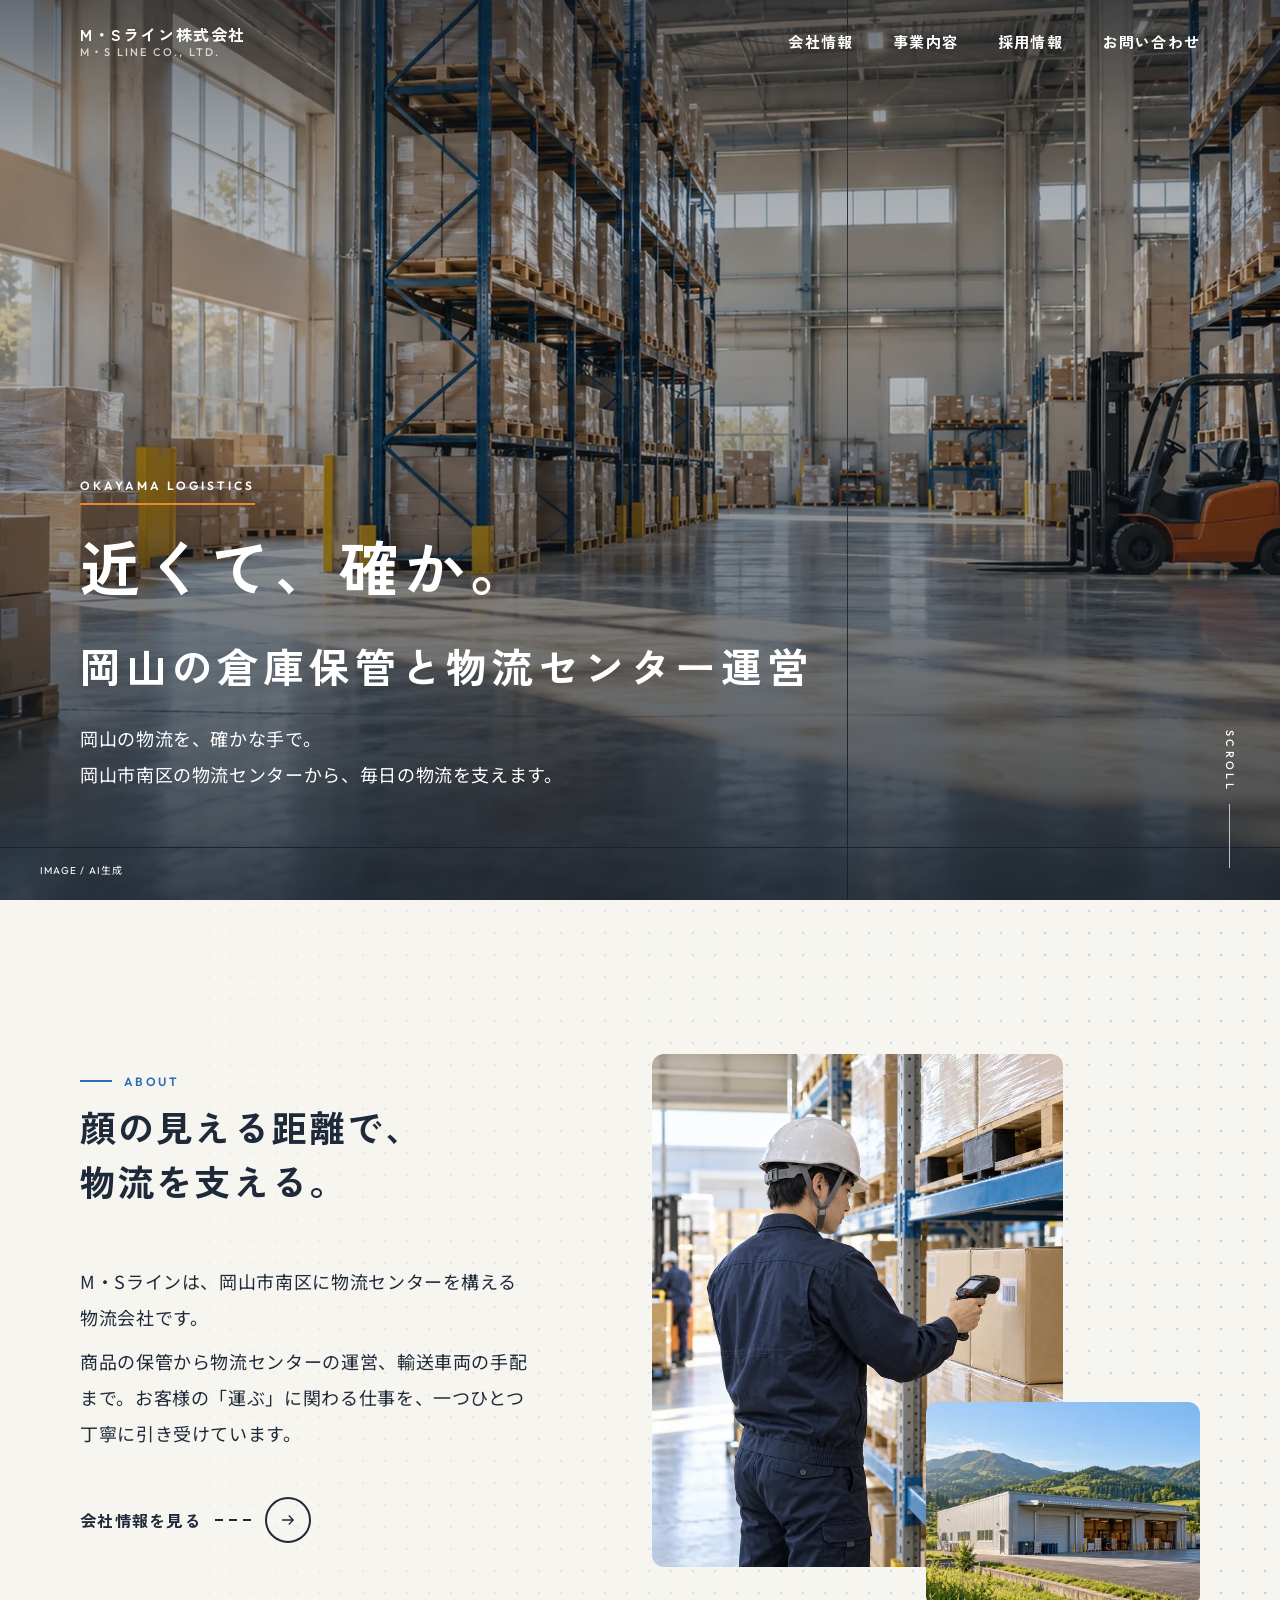
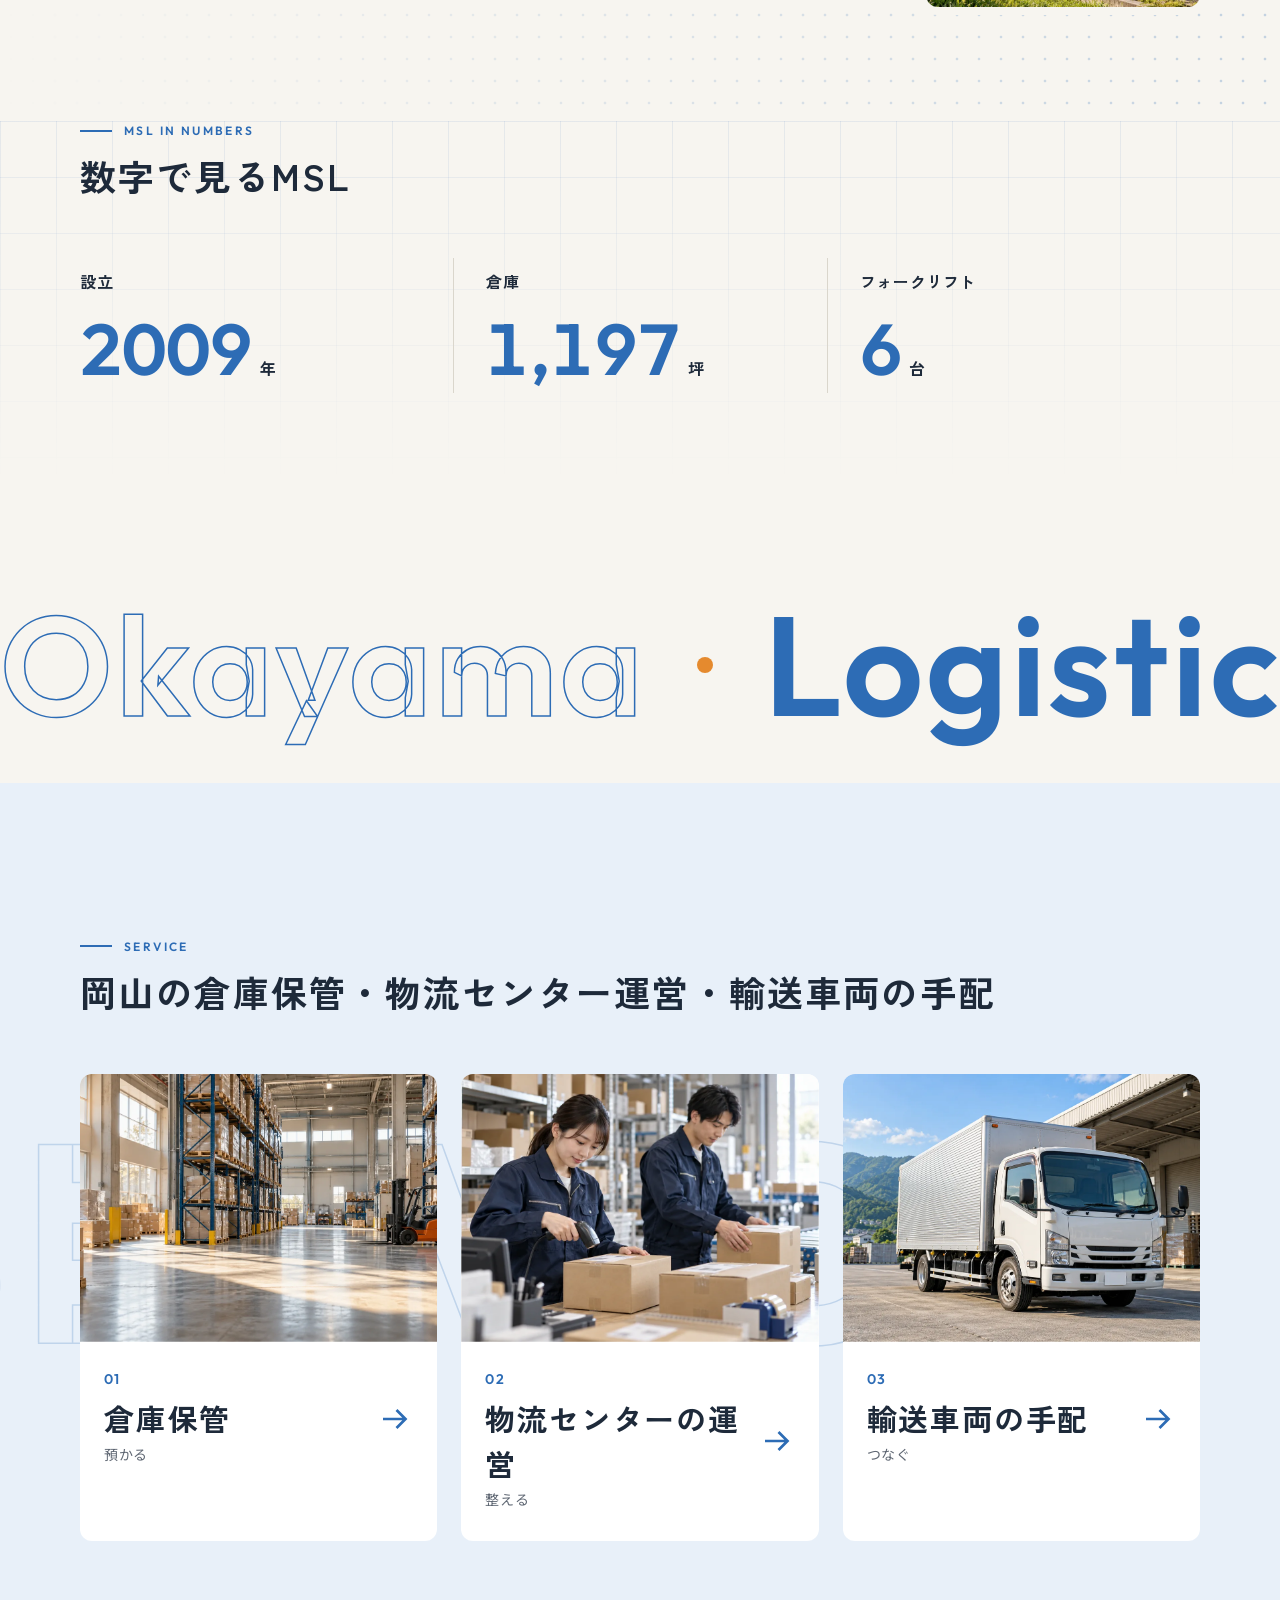
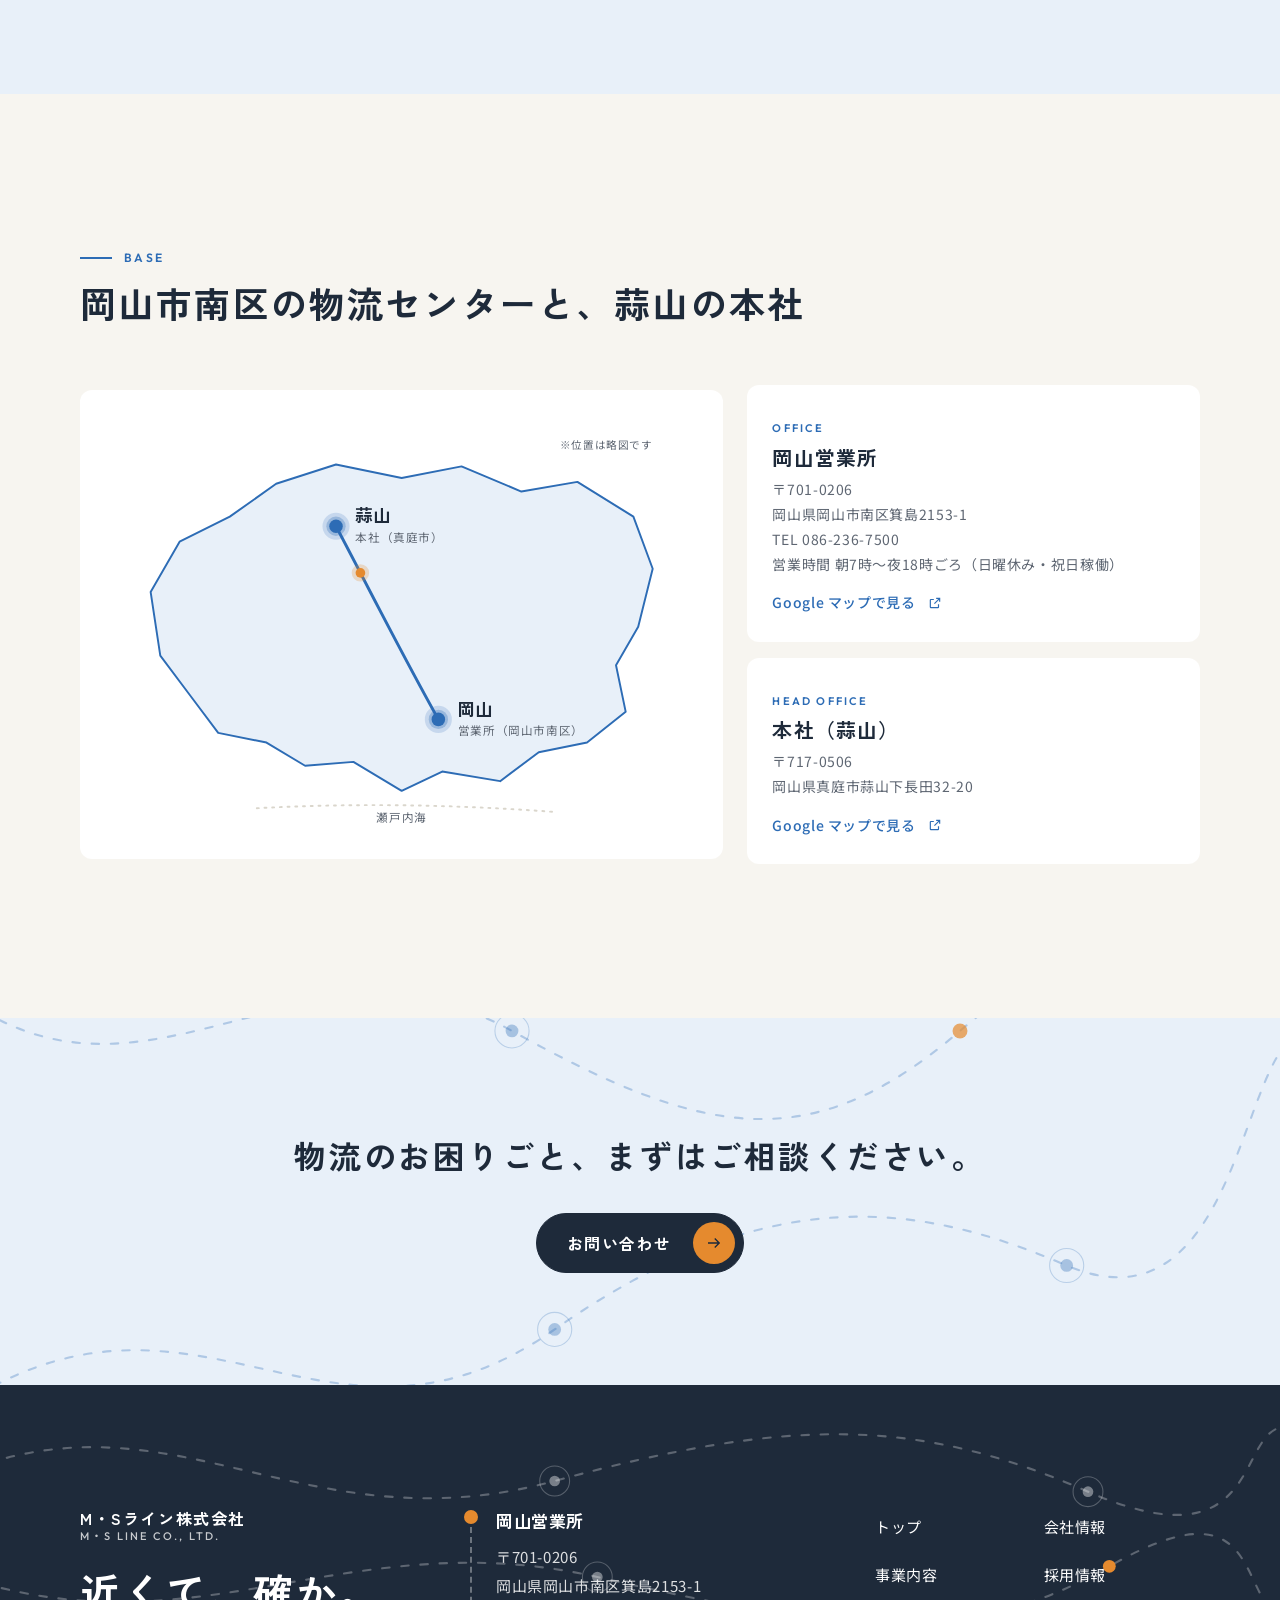
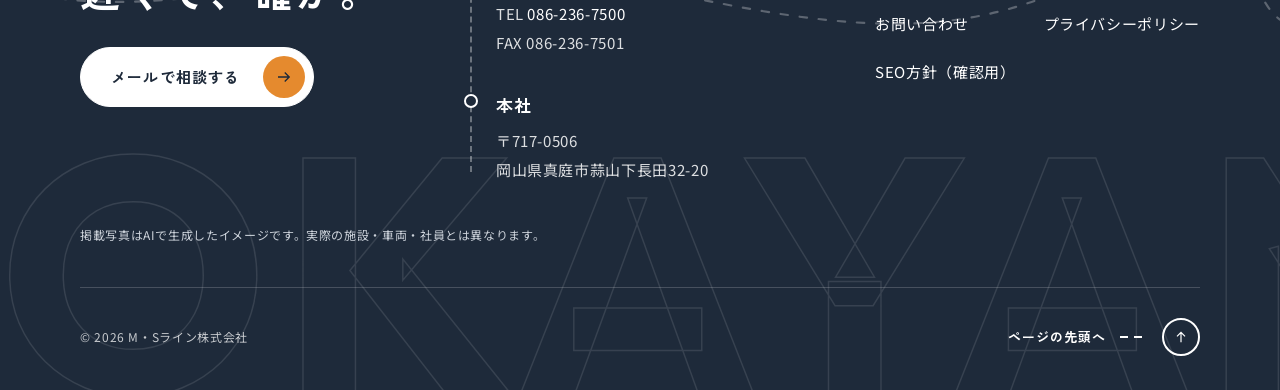
<file: index.html>
<!doctype html>
<html lang="ja">
<head>
<meta charset="utf-8">
<meta name="viewport" content="width=device-width, initial-scale=1">
<!-- 確認用：検索結果に出さない設定。本番公開時はこの1行を削除してください -->
<meta name="robots" content="noindex, nofollow">
<title>M・Sライン株式会社｜岡山市の倉庫保管・物流センター運営</title>
<meta name="description" content="M・Sライン株式会社は、岡山市南区の物流センターで、倉庫保管、物流センターの運営、輸送車両の手配を行う物流会社です。お客様の「運ぶ」を一つひとつ丁寧に支えます。">
<link rel="canonical" href="https://www.example.com/">
<meta name="theme-color" content="#1E2A3A">
<link rel="icon" href="favicon.svg" type="image/svg+xml">
<!-- OGP ※ドメイン（https://www.example.com/）は【要確認】。決まったら全ページ置換してください -->
<meta property="og:type" content="website">
<meta property="og:site_name" content="M・Sライン株式会社">
<meta property="og:title" content="M・Sライン株式会社｜岡山市の倉庫保管・物流センター運営">
<meta property="og:description" content="岡山市南区の物流センターから、倉庫保管・物流センターの運営・輸送車両の手配で毎日の物流を支えます。">
<meta property="og:url" content="https://www.example.com/">
<meta property="og:image" content="https://www.example.com/ogp.jpg">
<meta property="og:image:width" content="1200">
<meta property="og:image:height" content="630">
<meta property="og:locale" content="ja_JP">
<meta name="twitter:card" content="summary_large_image">
<link rel="preconnect" href="https://fonts.googleapis.com">
<link rel="preconnect" href="https://fonts.gstatic.com" crossorigin>
<link rel="stylesheet" href="https://fonts.googleapis.com/css2?family=Noto+Sans+JP:wght@400;500&family=Outfit:wght@500;600&family=Zen+Kaku+Gothic+New:wght@700&display=swap">
<link rel="preload" as="image" href="assets/img/hero_1920x1080.webp" type="image/webp" media="(min-width: 768px)">
<link rel="stylesheet" href="assets/css/style.css?v=19">
<script type="application/ld+json">
{
  "@context": "https://schema.org",
  "@type": "Organization",
  "name": "M・Sライン株式会社",
  "alternateName": ["MSL", "MSライン", "エムエスライン"],
  "url": "https://www.example.com/",
  "logo": "https://www.example.com/favicon.svg",
  "foundingDate": "2012-09",
  "telephone": "+81-86-236-7500",
  "email": "msline.081507@gmail.com",
  "faxNumber": "+81-86-236-7501",
  "address": {
    "@type": "PostalAddress",
    "postalCode": "717-0506",
    "addressRegion": "岡山県",
    "addressLocality": "真庭市",
    "streetAddress": "蒜山下長田32-20",
    "addressCountry": "JP"
  },
  "location": {
    "@type": "Place",
    "name": "岡山営業所",
    "address": {
      "@type": "PostalAddress",
      "postalCode": "701-0206",
      "addressRegion": "岡山県",
      "addressLocality": "岡山市南区",
      "streetAddress": "箕島2153-1",
      "addressCountry": "JP"
    }
  },
  "description": "岡山県の倉庫保管・物流センター運営・輸送車両の手配"
}
</script>
<script src="assets/js/main.js?v=19" defer></script>
</head>
<body class="has-hero">
<a class="skip-link" href="#main">本文へスキップ</a>

<header class="site-header">
  <div class="container site-header__inner">
    <a class="logo" href="index.html" aria-label="M・Sライン株式会社 トップへ">
      <span class="logo__name">M・Sライン株式会社<small>M・S LINE CO., LTD.</small></span>
    </a>
    <button class="menu-btn" type="button" aria-expanded="false" aria-controls="gnav" aria-label="メニューを開く">
      <span class="menu-btn__bar"></span><span class="menu-btn__bar"></span><span class="menu-btn__bar"></span>
    </button>
    <nav class="gnav" id="gnav" aria-label="メインメニュー">
      <ul class="gnav__list">
        <li><a class="gnav__link" href="company.html">会社情報</a></li>
        <li><a class="gnav__link" href="service.html">事業内容</a></li>
        <li><a class="gnav__link" href="recruit.html">採用情報</a></li>
        <li data-contact><a class="gnav__link" href="contact.html">お問い合わせ</a></li>
      </ul>
    </nav>
  </div>
</header>

<main id="main">

  <!-- 1. ファーストビュー -->
  <section class="hero" aria-labelledby="hero-title">
    <div class="hero__media">
      <picture>
        <source media="(max-width: 767px)" srcset="assets/img/hero_sp_750x1334.webp" type="image/webp">
        <source media="(max-width: 767px)" srcset="assets/img/hero_sp_750x1334.jpg">
        <source srcset="assets/img/hero_1920x1080.webp" type="image/webp">
        <img src="assets/img/hero_1920x1080.jpg" width="1920" height="1080" alt="倉庫内のイメージ。整然と並んだ保管棚とフォークリフト（AI生成）" fetchpriority="high">
      </picture>
      <!--
        【動画を使う場合】下の2行のコメントを外し、assets/video/ に動画を置いてください。
        PC用（横長）とスマホ用（縦長）の2本。動きを減らす設定の閲覧者には静止画（上の写真）が表示されます。
      <video class="hero__video hero__video--pc" src="assets/video/hero_pc.mp4" poster="assets/img/hero_1920x1080.jpg" autoplay muted loop playsinline aria-hidden="true"></video>
      <video class="hero__video hero__video--sp" src="assets/video/hero_sp.mp4" poster="assets/img/hero_sp_750x1334.jpg" autoplay muted loop playsinline aria-hidden="true"></video>
      -->
    </div>
    <div class="hero__body container">
      <p class="label-en hero__en">Okayama Logistics</p>
      <h1 class="hero__title" id="hero-title">近くて、確か。<br><span class="hero__title-sub">岡山の倉庫保管と物流センター運営</span></h1>
      <p class="hero__sub">岡山の物流を、確かな手で。<br>岡山市南区の物流センターから、毎日の物流を支えます。</p>
    </div>
    <p class="hero__image-note">IMAGE / AI生成</p>
    <p class="hero__scroll" aria-hidden="true">SCROLL</p>
  </section>

  <!-- 2. ABOUT -->
  <section class="section about bg-dots" aria-labelledby="about-title">
    <div class="container grid-12 about__grid">
      <div class="about__text reveal">
        <header class="section-head">
          <p class="section-head__en">About</p>
          <h2 class="section-head__ja" id="about-title">顔の見える距離で、<br>物流を支える。</h2>
        </header>
        <p class="lead">M・Sラインは、岡山市南区に物流センターを構える物流会社です。</p>
        <p class="lead">商品の保管から物流センターの運営、輸送車両の手配まで。お客様の「運ぶ」に関わる仕事を、一つひとつ丁寧に引き受けています。</p>
        <a class="text-link" href="company.html">会社情報を見る
          <svg class="arrow" viewBox="0 0 24 24" fill="none" stroke="currentColor" stroke-width="1.8" aria-hidden="true"><path d="M4 12h15M13 6l6 6-6 6"/></svg>
        </a>
      </div>
      <div class="about__photos reveal">
        <figure class="about__photo about__photo--1">
          <picture>
            <source srcset="assets/img/about_01_800x1000.webp" type="image/webp">
            <img src="assets/img/about_01_800x1000.jpg" width="800" height="1000" alt="倉庫で荷物を確認するスタッフ（AI生成）" loading="lazy">
          </picture>
        </figure>
        <figure class="about__photo about__photo--2">
          <picture>
            <source srcset="assets/img/about_02_800x600.webp" type="image/webp">
            <img src="assets/img/about_02_800x600.jpg" width="800" height="600" alt="山あいの倉庫を描いたイメージ（AI生成）" loading="lazy">
          </picture>
        </figure>
      </div>
    </div>
  </section>

  <!-- 3. 数字で見るMSL -->
  <section class="section bg-grid" aria-labelledby="numbers-title">
    <div class="container">
      <header class="section-head reveal">
        <p class="section-head__en">MSL in Numbers</p>
        <h2 class="section-head__ja" id="numbers-title">数字で見るMSL</h2>
      </header>
      <dl class="numbers reveal">
        <div class="numbers__item">
          <dt class="numbers__label">設立</dt>
          <dd><span class="numbers__value">2012</span><span class="numbers__unit">年</span></dd>
        </div>
        <div class="numbers__item">
          <dt class="numbers__label">倉庫</dt>
          <dd><span class="numbers__value">1,200</span><span class="numbers__unit">坪</span></dd>
        </div>
        <div class="numbers__item">
          <dt class="numbers__label">フォークリフト</dt>
          <dd><span class="numbers__value">6</span><span class="numbers__unit">台</span></dd>
        </div>
      </dl>
    </div>
  </section>

  <!-- 流れる文字の帯（飾り） -->
  <div class="marquee" aria-hidden="true">
    <div class="marquee__track">
      <div class="marquee__group"><span class="marquee__word">Okayama</span><span class="marquee__dot"></span><span class="marquee__word marquee__word--fill">Logistics</span><span class="marquee__dot"></span><span class="marquee__word">Keep</span><span class="marquee__dot"></span><span class="marquee__word marquee__word--fill">Manage</span><span class="marquee__dot"></span><span class="marquee__word">Connect</span><span class="marquee__dot"></span></div>
      <div class="marquee__group"><span class="marquee__word">Okayama</span><span class="marquee__dot"></span><span class="marquee__word marquee__word--fill">Logistics</span><span class="marquee__dot"></span><span class="marquee__word">Keep</span><span class="marquee__dot"></span><span class="marquee__word marquee__word--fill">Manage</span><span class="marquee__dot"></span><span class="marquee__word">Connect</span><span class="marquee__dot"></span></div>
    </div>
  </div>

  <!-- 4. SERVICE -->
  <section class="section section--tint bg-word" data-word="SERVICE" aria-labelledby="service-title">
    <div class="container">
      <header class="section-head reveal">
        <p class="section-head__en">Service</p>
        <h2 class="section-head__ja" id="service-title">岡山の倉庫保管・物流センター運営・輸送車両の手配</h2>
      </header>
      <ul class="cards cards--3">
        <li class="reveal">
          <a class="card" href="service.html#keep">
            <div class="card__img">
              <picture>
                <source srcset="assets/img/service_keep_1200x800.webp" type="image/webp">
                <img src="assets/img/service_keep_1200x800.jpg" width="1200" height="800" alt="" loading="lazy">
              </picture>
            </div>
            <div class="card__body">
              <p class="card__num">01</p>
              <h3 class="card__title">倉庫保管
                <svg class="arrow" viewBox="0 0 24 24" fill="none" stroke="currentColor" stroke-width="1.8" aria-hidden="true"><path d="M4 12h15M13 6l6 6-6 6"/></svg>
              </h3>
              <p class="card__sub">預かる</p>
            </div>
          </a>
        </li>
        <li class="reveal">
          <a class="card" href="service.html#manage">
            <div class="card__img">
              <picture>
                <source srcset="assets/img/service_manage_1200x800.webp" type="image/webp">
                <img src="assets/img/service_manage_1200x800.jpg" width="1200" height="800" alt="" loading="lazy">
              </picture>
            </div>
            <div class="card__body">
              <p class="card__num">02</p>
              <h3 class="card__title">物流センターの運営
                <svg class="arrow" viewBox="0 0 24 24" fill="none" stroke="currentColor" stroke-width="1.8" aria-hidden="true"><path d="M4 12h15M13 6l6 6-6 6"/></svg>
              </h3>
              <p class="card__sub">整える</p>
            </div>
          </a>
        </li>
        <li class="reveal">
          <a class="card" href="service.html#connect">
            <div class="card__img">
              <picture>
                <source srcset="assets/img/service_connect_1200x800.webp" type="image/webp">
                <img src="assets/img/service_connect_1200x800.jpg" width="1200" height="800" alt="" loading="lazy">
              </picture>
            </div>
            <div class="card__body">
              <p class="card__num">03</p>
              <h3 class="card__title">輸送車両の手配
                <svg class="arrow" viewBox="0 0 24 24" fill="none" stroke="currentColor" stroke-width="1.8" aria-hidden="true"><path d="M4 12h15M13 6l6 6-6 6"/></svg>
              </h3>
              <p class="card__sub">つなぐ</p>
            </div>
          </a>
        </li>
      </ul>
    </div>
  </section>

  <!-- 5. 拠点 -->
  <section class="section" aria-labelledby="base-title">
    <div class="container">
      <header class="section-head reveal">
        <p class="section-head__en">Base</p>
        <h2 class="section-head__ja" id="base-title">岡山市南区の物流センターと、蒜山の本社</h2>
      </header>
      <div class="grid-12 base__grid">
        <figure class="base__map reveal">
          <svg viewBox="0 0 600 420" role="img" aria-labelledby="map-title map-desc">
            <title id="map-title">岡山県の拠点マップ（略図）</title>
            <desc id="map-desc">岡山県南部の岡山市に営業所、北部の山あいの蒜山に本社があります。</desc>
            <path d="M40 176 L70 124 L122 98 L170 64 L232 44 L300 58 L362 46 L424 72 L482 62 L540 98 L560 152 L545 212 L522 252 L532 300 L492 332 L442 342 L402 372 L342 362 L300 382 L250 352 L200 356 L160 332 L110 322 L80 282 L50 242 Z" fill="#E8F0F9" stroke="#2D6CB5" stroke-width="2" stroke-linejoin="round"/>
            <path d="M150 400 Q300 392 460 404" fill="none" stroke="#DAD6CC" stroke-width="2" stroke-dasharray="2 6" stroke-linecap="round"/>
            <text x="300" y="414" text-anchor="middle" font-size="12" fill="#5E6672" font-family="Noto Sans JP, sans-serif">瀬戸内海</text>
            <path d="M232 108 C 270 180, 300 240, 338 308" fill="none" stroke="#2D6CB5" stroke-width="2" stroke-dasharray="6 6" opacity=".35"/>
            <path class="map-route-draw" d="M338 308 C 300 240, 270 180, 232 108" pathLength="1" fill="none" stroke="#2D6CB5" stroke-width="3" stroke-linecap="round"/>
            <g class="map-mover">
              <circle r="9" fill="#E58A2E" fill-opacity=".25"/>
              <circle r="5" fill="#E58A2E"/>
              <animateMotion dur="5s" repeatCount="indefinite" keyPoints="0;1;0" keyTimes="0;0.5;1" calcMode="spline" keySplines=".45 0 .55 1;.45 0 .55 1" path="M338 308 C 300 240, 270 180, 232 108"/>
            </g>
            <g>
              <circle class="map-pulse map-pulse--2" cx="232" cy="108" r="10" fill="#2D6CB5" fill-opacity=".3"/>
              <circle cx="232" cy="108" r="14" fill="#2D6CB5" fill-opacity=".18"/>
              <circle cx="232" cy="108" r="7" fill="#2D6CB5"/>
              <text x="252" y="104" font-size="18" font-weight="700" fill="#1E2A3A" font-family="Zen Kaku Gothic New, sans-serif">蒜山</text>
              <text x="252" y="124" font-size="12" fill="#5E6672" font-family="Noto Sans JP, sans-serif">本社（真庭市）</text>
            </g>
            <g>
              <circle class="map-pulse" cx="338" cy="308" r="10" fill="#2D6CB5" fill-opacity=".3"/>
              <circle cx="338" cy="308" r="14" fill="#2D6CB5" fill-opacity=".18"/>
              <circle cx="338" cy="308" r="7" fill="#2D6CB5"/>
              <text x="358" y="304" font-size="18" font-weight="700" fill="#1E2A3A" font-family="Zen Kaku Gothic New, sans-serif">岡山</text>
              <text x="358" y="324" font-size="12" fill="#5E6672" font-family="Noto Sans JP, sans-serif">営業所（岡山市南区）</text>
            </g>
            <text x="560" y="28" text-anchor="end" font-size="11" fill="#5E6672" font-family="Noto Sans JP, sans-serif">※位置は略図です</text>
          </svg>
        </figure>
        <ul class="base__list">
          <li class="reveal">
            <a class="base-item" href="https://www.google.com/maps/search/?api=1&amp;query=%E5%B2%A1%E5%B1%B1%E7%9C%8C%E5%B2%A1%E5%B1%B1%E5%B8%82%E5%8D%97%E5%8C%BA%E7%AE%95%E5%B3%B62153-1" target="_blank" rel="noopener">
              <span class="base-item__tag">OFFICE</span>
              <h3 class="base-item__name">岡山営業所</h3>
              <p class="base-item__addr">〒701-0206<br>岡山県岡山市南区箕島2153-1<br>TEL 086-236-7500<br>営業時間 朝7時〜夜18時ごろ（日曜休み・祝日稼働）</p>
              <span class="base-item__more">Google マップで見る<span class="visually-hidden">（新しいタブで開きます）</span>
                <svg viewBox="0 0 24 24" fill="none" stroke="currentColor" stroke-width="2" aria-hidden="true"><path d="M14 4h6v6M20 4l-9 9M18 14v5a1 1 0 0 1-1 1H5a1 1 0 0 1-1-1V7a1 1 0 0 1 1-1h5"/></svg>
              </span>
            </a>
          </li>
          <li class="reveal">
            <a class="base-item" href="https://www.google.com/maps/search/?api=1&amp;query=%E5%B2%A1%E5%B1%B1%E7%9C%8C%E7%9C%9F%E5%BA%AD%E5%B8%82%E8%92%9C%E5%B1%B1%E4%B8%8B%E9%95%B7%E7%94%B032-20" target="_blank" rel="noopener">
              <span class="base-item__tag">HEAD OFFICE</span>
              <h3 class="base-item__name">本社（蒜山）</h3>
              <p class="base-item__addr">〒717-0506<br>岡山県真庭市蒜山下長田32-20</p>
              <span class="base-item__more">Google マップで見る<span class="visually-hidden">（新しいタブで開きます）</span>
                <svg viewBox="0 0 24 24" fill="none" stroke="currentColor" stroke-width="2" aria-hidden="true"><path d="M14 4h6v6M20 4l-9 9M18 14v5a1 1 0 0 1-1 1H5a1 1 0 0 1-1-1V7a1 1 0 0 1 1-1h5"/></svg>
              </span>
            </a>
          </li>
        </ul>
      </div>
    </div>
  </section>

</main>

<!-- 締めのメッセージ帯（data-contact を消すと「フォームなし」版に自動で切り替わります） -->
<aside class="closing" aria-label="ご相談の案内">
  <div class="container">
    <div data-contact>
      <p class="closing__msg">物流のお困りごと、<br class="sp-br">まずはご相談ください。</p>
      <p class="closing__action"><a class="btn btn--accent" href="contact.html">お問い合わせ
        <svg class="arrow" viewBox="0 0 24 24" fill="none" stroke="currentColor" stroke-width="1.8" aria-hidden="true"><path d="M4 12h15M13 6l6 6-6 6"/></svg></a></p>
    </div>
    <div class="closing__nocontact">
      <p class="closing__msg">物流には、暮らしを支える力がある。</p>
      <a class="closing__tel" href="tel:0862367500"><span class="closing__tel-num">086-236-7500</span><span class="closing__tel-note">代表電話（岡山営業所）</span></a>
    </div>
  </div>
</aside>

<footer class="site-footer" data-word="OKAYAMA">
  <div class="container">
    <div class="footer__top">
      <div class="footer__lead">
        <a class="logo" href="index.html" aria-label="M・Sライン株式会社 トップへ">
          <span class="logo__name">M・Sライン株式会社<small>M・S LINE CO., LTD.</small></span>
        </a>
        <p class="footer__tagline">近くて、確か。</p>
        <p class="footer__cta" data-contact><a class="btn btn--light" href="contact.html">メールで相談する
          <svg class="arrow" viewBox="0 0 24 24" fill="none" stroke="currentColor" stroke-width="1.8" aria-hidden="true"><path d="M4 12h15M13 6l6 6-6 6"/></svg></a></p>
      </div>
      <div class="footer__bases">
        <div class="footer__base">
          <p class="footer__base-name">岡山営業所</p>
          <address>〒701-0206<br>岡山県岡山市南区箕島2153-1<br>TEL <a href="tel:0862367500">086-236-7500</a><br>FAX 086-236-7501</address>
        </div>
        <div class="footer__base">
          <p class="footer__base-name">本社</p>
          <address>〒717-0506<br>岡山県真庭市蒜山下長田32-20</address>
        </div>
      </div>
      <nav class="footer__nav" aria-label="サイトマップ">
        <ul>
          <li><a href="index.html">トップ</a></li>
          <li><a href="company.html">会社情報</a></li>
          <li><a href="service.html">事業内容</a></li>
          <li><a href="recruit.html">採用情報</a></li>
          <li data-contact><a href="contact.html">お問い合わせ</a></li>
          <li data-contact><a href="privacy.html">プライバシーポリシー</a></li>
          <li data-review><a href="seo.html">SEO方針（確認用）</a></li>
        </ul>
      </nav>
    </div>
    <p class="image-disclosure">掲載写真はAIで生成したイメージです。実際の施設・車両・社員とは異なります。</p>
    <div class="footer__bottom">
      <small>&copy; 2026 M・Sライン株式会社</small>
      <a class="footer__pagetop" href="#">ページの先頭へ<svg viewBox="0 0 24 24" fill="none" stroke="currentColor" stroke-width="1.8" aria-hidden="true"><path d="M12 20V5M6 11l6-6 6 6"/></svg></a>
    </div>
  </div>
</footer>
</body>
</html>
</file>
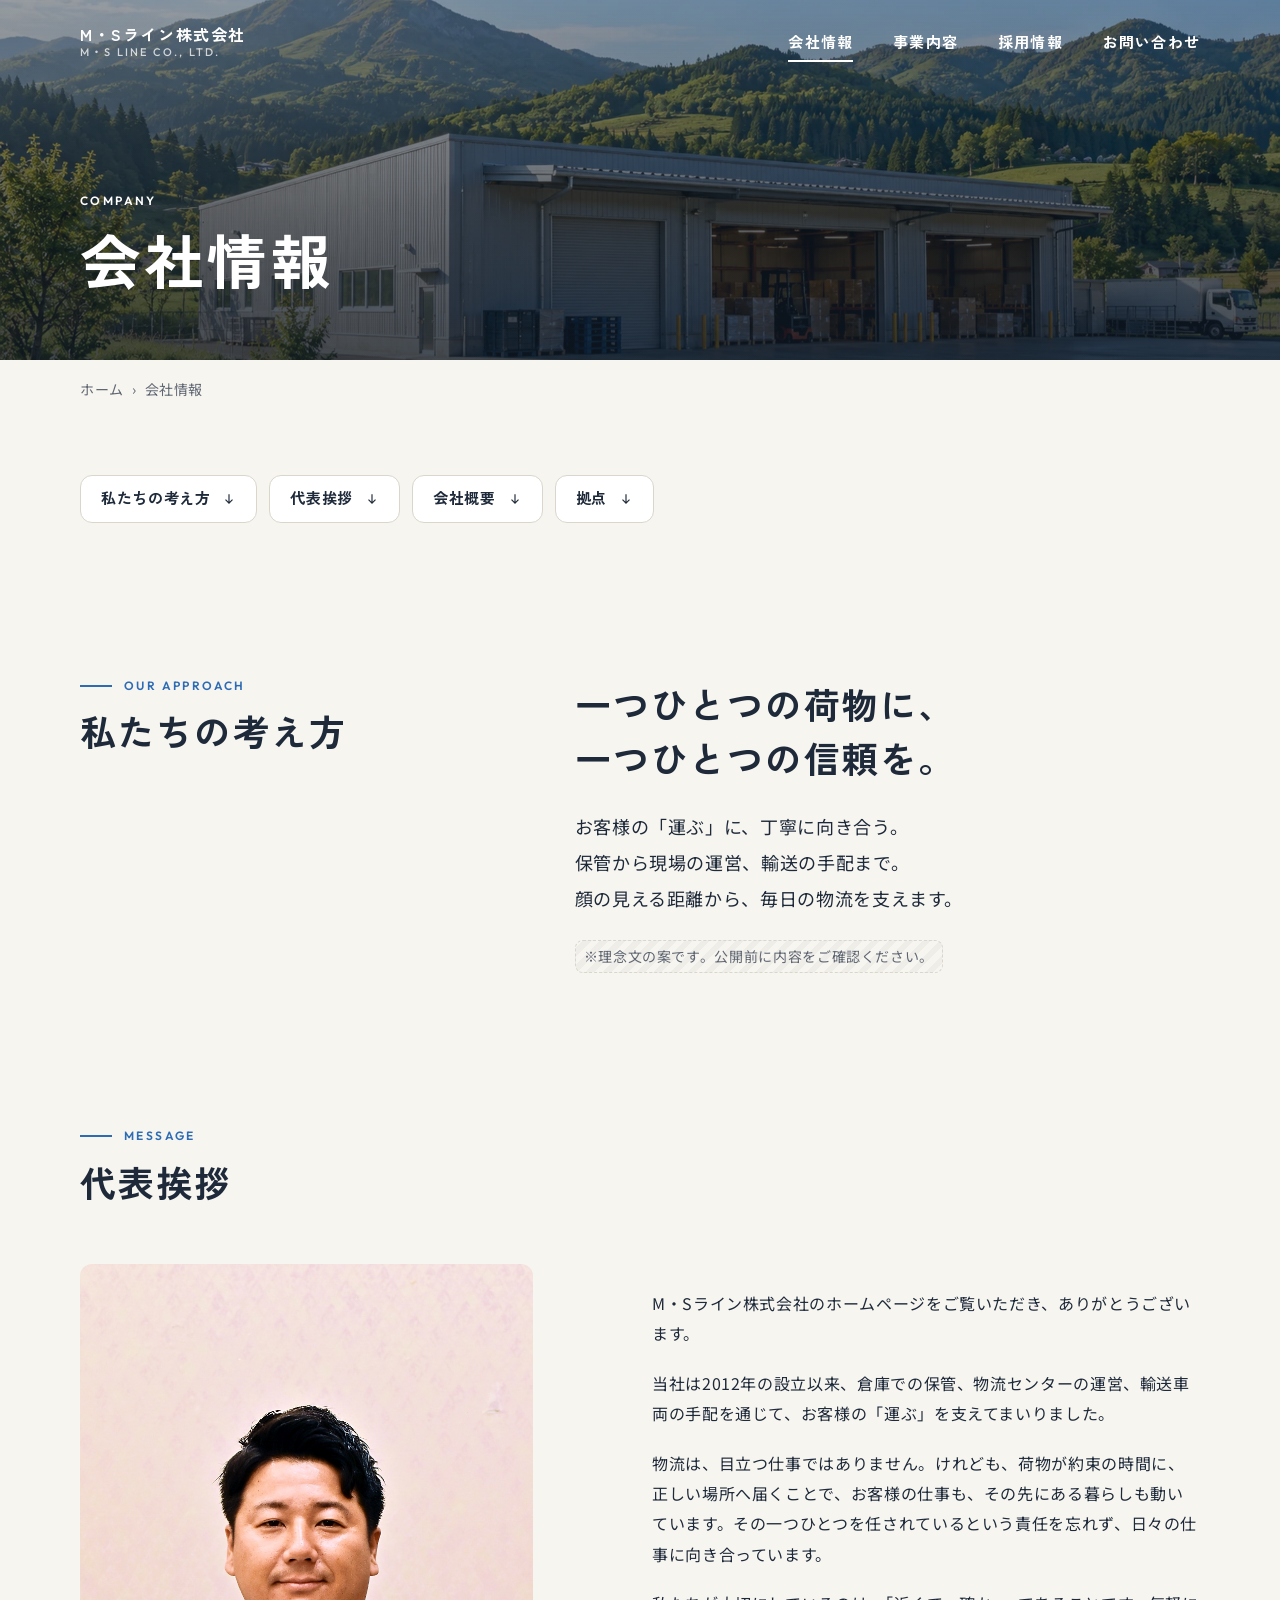
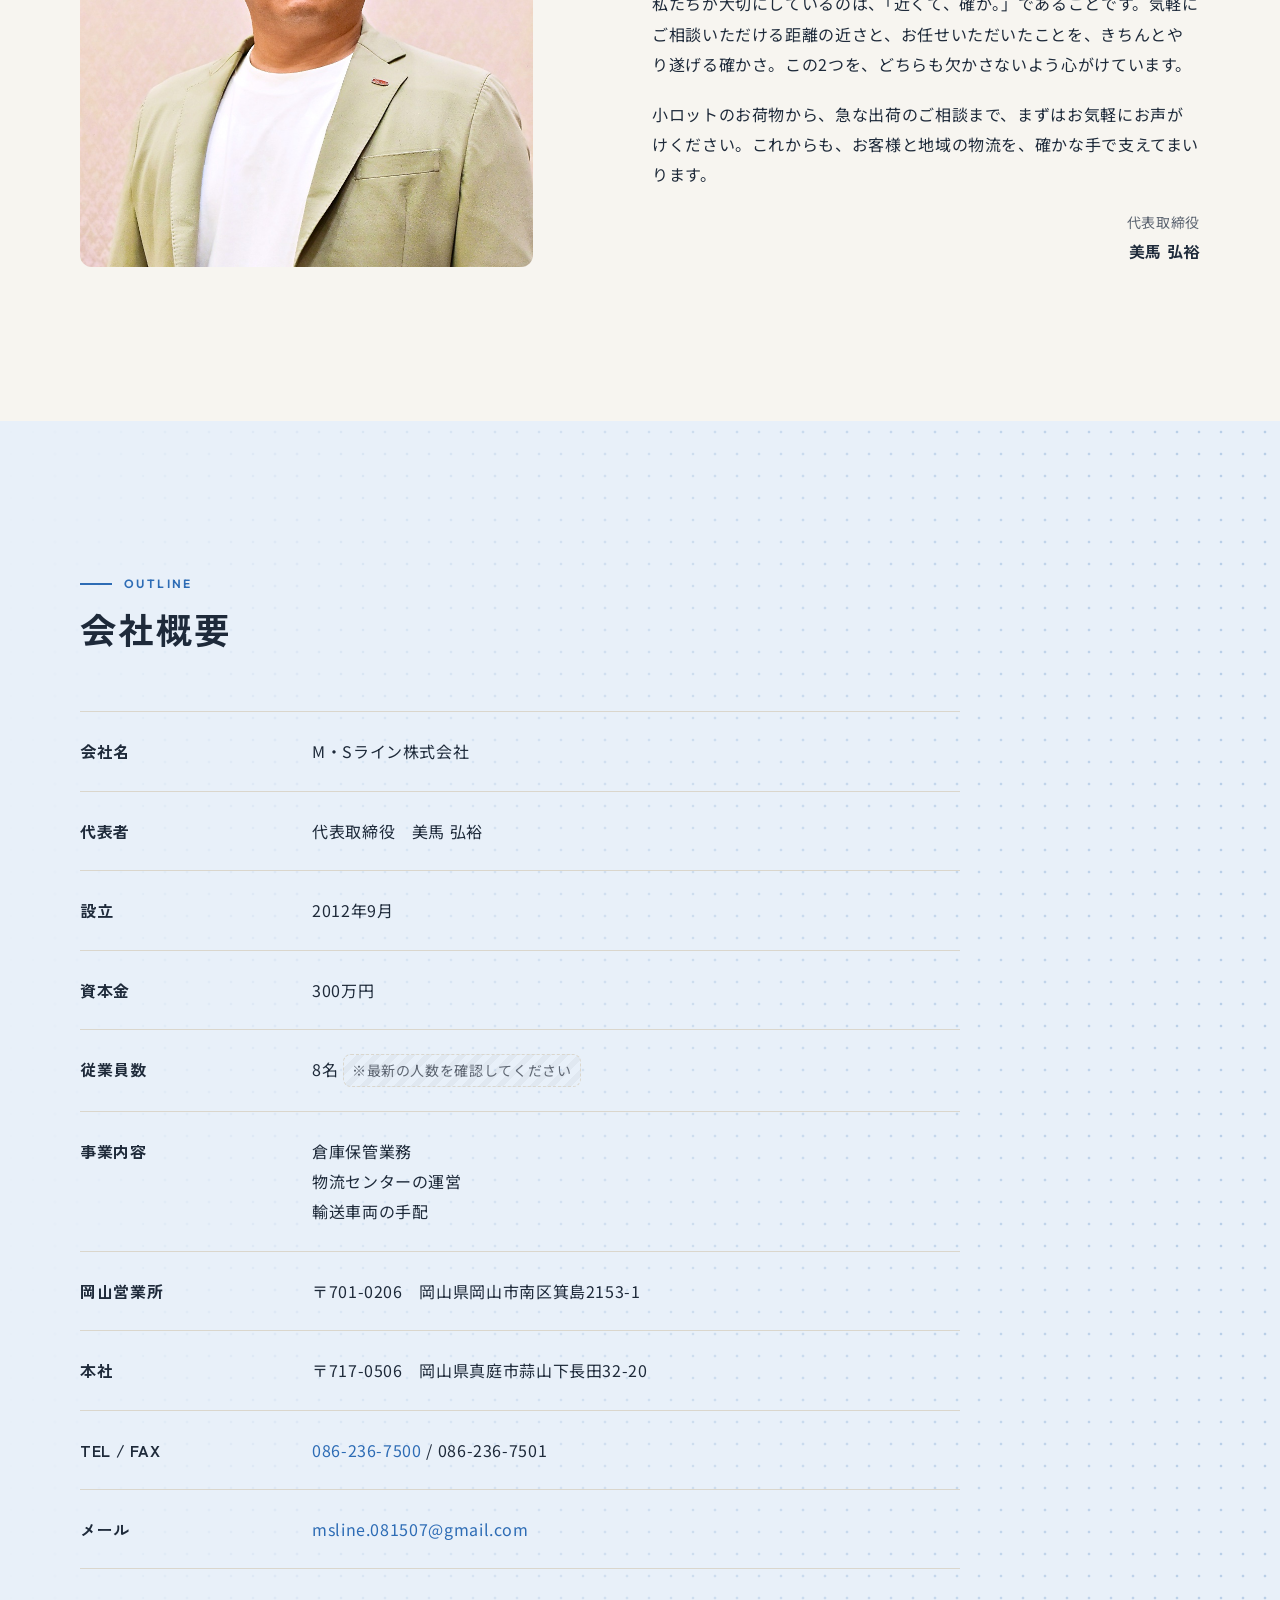
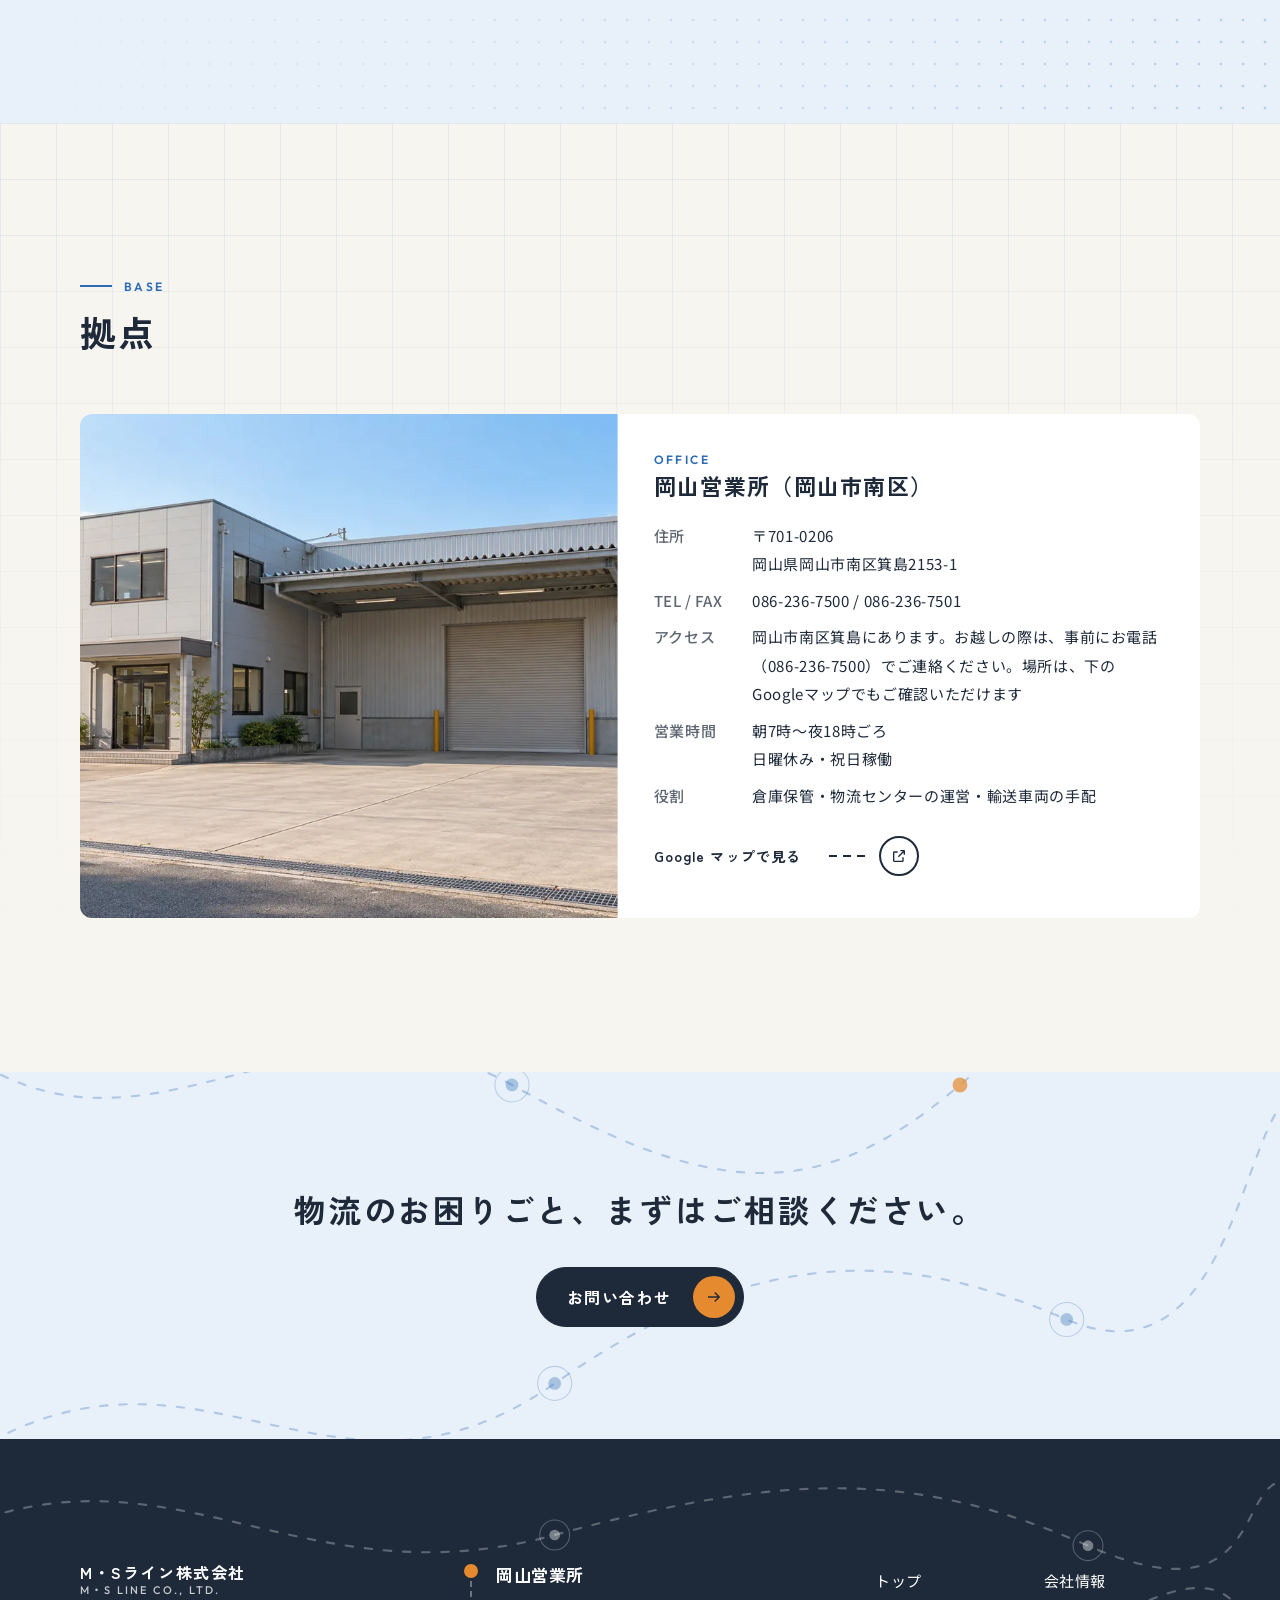
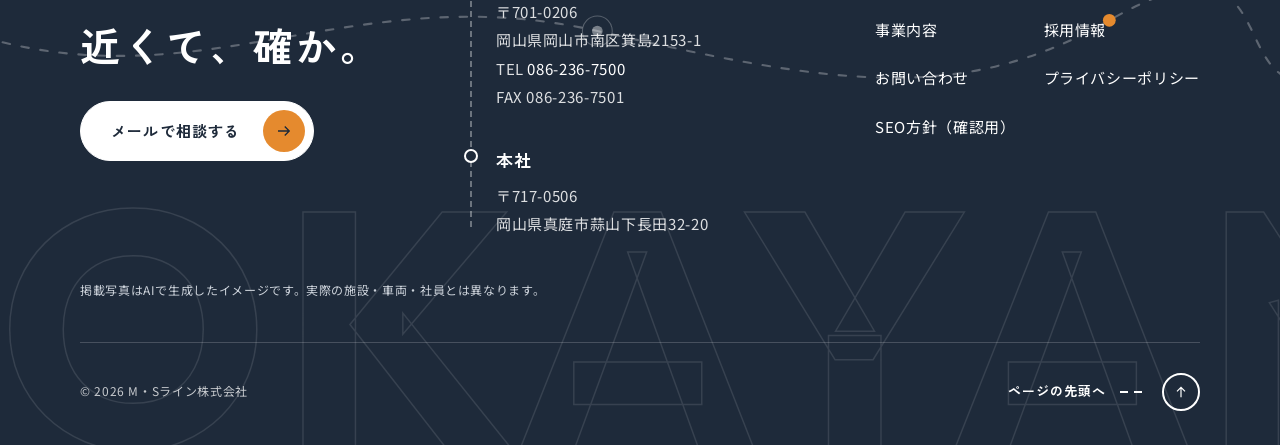
<file: company.html>
<!doctype html>
<html lang="ja">
<head>
<meta charset="utf-8">
<meta name="viewport" content="width=device-width, initial-scale=1">
<!-- 確認用：検索結果に出さない設定。本番公開時はこの1行を削除してください -->
<meta name="robots" content="noindex, nofollow">
<title>会社情報｜岡山市の物流会社 M・Sライン株式会社</title>
<meta name="description" content="M・Sライン株式会社の会社情報。代表あいさつ、会社概要、岡山営業所（岡山市南区）の所在地とアクセスをご案内します。">
<link rel="canonical" href="https://www.example.com/company.html">
<meta name="theme-color" content="#1E2A3A">
<link rel="icon" href="favicon.svg" type="image/svg+xml">
<meta property="og:type" content="article">
<meta property="og:site_name" content="M・Sライン株式会社">
<meta property="og:title" content="会社情報｜岡山市の物流会社 M・Sライン株式会社">
<meta property="og:description" content="代表あいさつ、会社概要、岡山営業所のご案内。">
<meta property="og:url" content="https://www.example.com/company.html">
<meta property="og:image" content="https://www.example.com/ogp.jpg">
<meta property="og:image:width" content="1200">
<meta property="og:image:height" content="630">
<meta property="og:locale" content="ja_JP">
<meta name="twitter:card" content="summary_large_image">
<link rel="preconnect" href="https://fonts.googleapis.com">
<link rel="preconnect" href="https://fonts.gstatic.com" crossorigin>
<link rel="stylesheet" href="https://fonts.googleapis.com/css2?family=Noto+Sans+JP:wght@400;500&family=Outfit:wght@500;600&family=Zen+Kaku+Gothic+New:wght@700&display=swap">
<link rel="stylesheet" href="assets/css/style.css?v=19">
<script type="application/ld+json">
[
  {
    "@context": "https://schema.org",
    "@type": "LocalBusiness",
    "name": "M・Sライン株式会社 岡山営業所",
    "url": "https://www.example.com/company.html#base",
    "telephone": "+81-86-236-7500",
    "faxNumber": "+81-86-236-7501",
    "address": {
      "@type": "PostalAddress",
      "postalCode": "701-0206",
      "addressRegion": "岡山県",
      "addressLocality": "岡山市南区",
      "streetAddress": "箕島2153-1",
      "addressCountry": "JP"
    },
    "parentOrganization": { "@type": "Organization", "name": "M・Sライン株式会社" }
  }
]
</script>
<script type="application/ld+json">
{
  "@context": "https://schema.org",
  "@type": "BreadcrumbList",
  "itemListElement": [
    { "@type": "ListItem", "position": 1, "name": "ホーム", "item": "https://www.example.com/" },
    { "@type": "ListItem", "position": 2, "name": "会社情報", "item": "https://www.example.com/company.html" }
  ]
}
</script>
<script src="assets/js/main.js?v=19" defer></script>
</head>
<body class="has-hero">
<a class="skip-link" href="#main">本文へスキップ</a>

<header class="site-header">
  <div class="container site-header__inner">
    <a class="logo" href="index.html" aria-label="M・Sライン株式会社 トップへ">
      <span class="logo__name">M・Sライン株式会社<small>M・S LINE CO., LTD.</small></span>
    </a>
    <button class="menu-btn" type="button" aria-expanded="false" aria-controls="gnav" aria-label="メニューを開く">
      <span class="menu-btn__bar"></span><span class="menu-btn__bar"></span><span class="menu-btn__bar"></span>
    </button>
    <nav class="gnav" id="gnav" aria-label="メインメニュー">
      <ul class="gnav__list">
        <li><a class="gnav__link" href="company.html" aria-current="page">会社情報</a></li>
        <li><a class="gnav__link" href="service.html">事業内容</a></li>
        <li><a class="gnav__link" href="recruit.html">採用情報</a></li>
        <li data-contact><a class="gnav__link" href="contact.html">お問い合わせ</a></li>
      </ul>
    </nav>
  </div>
</header>

<main id="main">

  <!-- 1. ページヘッダー -->
  <div class="page-hero">
    <picture>
      <source srcset="assets/img/page_company_1920x800.webp" type="image/webp">
      <img src="assets/img/page_company_1920x800.jpg" width="1920" height="800" alt="" fetchpriority="high">
    </picture>
    <div class="page-hero__body container">
      <p class="label-en page-hero__en">Company</p>
      <h1 class="page-hero__title">会社情報</h1>
    </div>
  </div>
  <nav class="breadcrumb container" aria-label="パンくずリスト">
    <ol>
      <li><a href="index.html">ホーム</a></li>
      <li><span aria-current="page">会社情報</span></li>
    </ol>
  </nav>

  <!-- 2. ページ内ナビ -->
  <nav class="anchor-nav container" aria-label="ページ内メニュー">
    <ul class="anchor-nav__list">
      <li><a class="anchor-nav__link" href="#message">私たちの考え方<svg viewBox="0 0 24 24" fill="none" stroke="currentColor" stroke-width="2" aria-hidden="true"><path d="M4 12h15M13 6l6 6-6 6"/></svg></a></li>
      <li><a class="anchor-nav__link" href="#greeting">代表挨拶<svg viewBox="0 0 24 24" fill="none" stroke="currentColor" stroke-width="2" aria-hidden="true"><path d="M4 12h15M13 6l6 6-6 6"/></svg></a></li>
      <li><a class="anchor-nav__link" href="#outline">会社概要<svg viewBox="0 0 24 24" fill="none" stroke="currentColor" stroke-width="2" aria-hidden="true"><path d="M4 12h15M13 6l6 6-6 6"/></svg></a></li>
      <li><a class="anchor-nav__link" href="#base">拠点<svg viewBox="0 0 24 24" fill="none" stroke="currentColor" stroke-width="2" aria-hidden="true"><path d="M4 12h15M13 6l6 6-6 6"/></svg></a></li>
    </ul>
  </nav>

  <section class="section" id="message" aria-labelledby="message-title">
    <div class="container philosophy reveal">
      <header class="section-head"><p class="section-head__en">Our approach</p><h2 class="section-head__ja" id="message-title">私たちの考え方</h2></header>
      <div><h3 class="message__title">一つひとつの荷物に、<br>一つひとつの信頼を。</h3>
      <p class="lead">お客様の「運ぶ」に、丁寧に向き合う。<br>保管から現場の運営、輸送の手配まで。<br>顔の見える距離から、毎日の物流を支えます。</p>
      <p class="note-dummy philosophy__note">※理念文の案です。公開前に内容をご確認ください。</p></div>
    </div>
  </section>

  <!-- 3-2. 代表挨拶（写真：assets/img/ceo_900x1200.jpg。文章は案です。README 参照） -->
  <section class="section" id="greeting" aria-labelledby="greeting-title">
    <div class="container">
      <header class="section-head reveal"><p class="section-head__en">Message</p><h2 class="section-head__ja" id="greeting-title">代表挨拶</h2></header>
      <div class="grid-12 message__grid reveal">
        <figure class="message__photo">
          <img src="assets/img/ceo_900x1200.jpg" width="900" height="1200" alt="代表取締役 美馬 弘裕" loading="lazy">
        </figure>
        <div class="message__body">
          <p>M・Sライン株式会社のホームページをご覧いただき、ありがとうございます。</p>
          <p>当社は2012年の設立以来、倉庫での保管、物流センターの運営、輸送車両の手配を通じて、お客様の「運ぶ」を支えてまいりました。</p>
          <p>物流は、目立つ仕事ではありません。けれども、荷物が約束の時間に、正しい場所へ届くことで、お客様の仕事も、その先にある暮らしも動いています。その一つひとつを任されているという責任を忘れず、日々の仕事に向き合っています。</p>
          <p>私たちが大切にしているのは、「近くて、確か。」であることです。気軽にご相談いただける距離の近さと、お任せいただいたことを、きちんとやり遂げる確かさ。この2つを、どちらも欠かさないよう心がけています。</p>
          <p>小ロットのお荷物から、急な出荷のご相談まで、まずはお気軽にお声がけください。これからも、お客様と地域の物流を、確かな手で支えてまいります。</p>
          <p class="message__sign"><small>代表取締役</small>美馬 弘裕</p>
        </div>
      </div>
    </div>
  </section>

  <!-- 4. 会社概要 -->
  <section class="section section--tint bg-dots" id="outline" aria-labelledby="outline-title">
    <div class="container">
      <header class="section-head reveal">
        <p class="section-head__en">Outline</p>
        <h2 class="section-head__ja" id="outline-title">会社概要</h2>
      </header>
      <dl class="outline reveal">
        <div class="outline__row"><dt>会社名</dt><dd>M・Sライン株式会社</dd></div>
        <div class="outline__row"><dt>代表者</dt><dd>代表取締役　美馬 弘裕</dd></div>
        <div class="outline__row"><dt>設立</dt><dd>2012年9月</dd></div>
        <div class="outline__row"><dt>資本金</dt><dd>300万円</dd></div>
        <div class="outline__row"><dt>従業員数</dt><dd>8名 <span class="note-dummy">※最新の人数を確認してください</span></dd></div>
        <div class="outline__row"><dt>事業内容</dt><dd>倉庫保管業務<br>物流センターの運営<br>輸送車両の手配</dd></div>
        <div class="outline__row"><dt>岡山営業所</dt><dd>〒701-0206　岡山県岡山市南区箕島2153-1</dd></div>
        <div class="outline__row"><dt>本社</dt><dd>〒717-0506　岡山県真庭市蒜山下長田32-20</dd></div>
        <div class="outline__row"><dt>TEL / FAX</dt><dd><a href="tel:0862367500">086-236-7500</a> / 086-236-7501</dd></div>
        <div class="outline__row"><dt>メール</dt><dd><a href="mailto:msline.081507@gmail.com">msline.081507@gmail.com</a></dd></div>
      </dl>
    </div>
  </section>

  <!-- 5. 拠点 -->
  <section class="section bg-grid" id="base" aria-labelledby="base-title">
    <div class="container">
      <header class="section-head reveal">
        <p class="section-head__en">Base</p>
        <h2 class="section-head__ja" id="base-title">拠点</h2>
      </header>
      <div class="bases bases--one">
        <article class="base-card reveal">
          <div class="base-card__img">
            <picture>
              <source srcset="assets/img/base_okayama_1280x720.webp" type="image/webp">
              <img src="assets/img/base_okayama_1280x720.jpg" width="1280" height="720" alt="市街地の倉庫のイメージ（実際の岡山営業所ではありません）（AI生成）" loading="lazy">
            </picture>
          </div>
          <div class="base-card__body">
            <div>
              <p class="label-en">Office</p>
              <h3 class="base-card__name">岡山営業所（岡山市南区）</h3>
            </div>
            <dl class="base-card__dl">
              <dt>住所</dt><dd>〒701-0206<br>岡山県岡山市南区箕島2153-1</dd>
              <dt>TEL / FAX</dt><dd><a href="tel:0862367500">086-236-7500</a> / 086-236-7501</dd>
              <dt>アクセス</dt><dd>岡山市南区箕島にあります。お越しの際は、事前にお電話（086-236-7500）でご連絡ください。場所は、下のGoogleマップでもご確認いただけます</dd>
              <dt>営業時間</dt><dd>朝7時〜夜18時ごろ<br>日曜休み・祝日稼働</dd>
              <dt>役割</dt><dd>倉庫保管・物流センターの運営・輸送車両の手配</dd>
            </dl>
            <p class="base-card__actions">
              <a class="btn btn--line" href="https://www.google.com/maps/search/?api=1&amp;query=%E5%B2%A1%E5%B1%B1%E7%9C%8C%E5%B2%A1%E5%B1%B1%E5%B8%82%E5%8D%97%E5%8C%BA%E7%AE%95%E5%B3%B62153-1" target="_blank" rel="noopener">Google マップで見る<span class="visually-hidden">（新しいタブで開きます）</span>
                <svg class="arrow" viewBox="0 0 24 24" fill="none" stroke="currentColor" stroke-width="2" aria-hidden="true"><path d="M14 4h6v6M20 4l-9 9M18 14v5a1 1 0 0 1-1 1H5a1 1 0 0 1-1-1V7a1 1 0 0 1 1-1h5"/></svg></a>
            </p>
          </div>
        </article>
      </div>
    </div>
  </section>

</main>

<!-- 締めのメッセージ帯（data-contact を消すと「フォームなし」版に自動で切り替わります） -->
<aside class="closing" aria-label="ご相談の案内">
  <div class="container">
    <div data-contact>
      <p class="closing__msg">物流のお困りごと、<br class="sp-br">まずはご相談ください。</p>
      <p class="closing__action"><a class="btn btn--accent" href="contact.html">お問い合わせ
        <svg class="arrow" viewBox="0 0 24 24" fill="none" stroke="currentColor" stroke-width="1.8" aria-hidden="true"><path d="M4 12h15M13 6l6 6-6 6"/></svg></a></p>
    </div>
    <div class="closing__nocontact">
      <p class="closing__msg">物流には、暮らしを支える力がある。</p>
      <a class="closing__tel" href="tel:0862367500"><span class="closing__tel-num">086-236-7500</span><span class="closing__tel-note">代表電話（岡山営業所）</span></a>
    </div>
  </div>
</aside>

<footer class="site-footer" data-word="OKAYAMA">
  <div class="container">
    <div class="footer__top">
      <div class="footer__lead">
        <a class="logo" href="index.html" aria-label="M・Sライン株式会社 トップへ">
          <span class="logo__name">M・Sライン株式会社<small>M・S LINE CO., LTD.</small></span>
        </a>
        <p class="footer__tagline">近くて、確か。</p>
        <p class="footer__cta" data-contact><a class="btn btn--light" href="contact.html">メールで相談する
          <svg class="arrow" viewBox="0 0 24 24" fill="none" stroke="currentColor" stroke-width="1.8" aria-hidden="true"><path d="M4 12h15M13 6l6 6-6 6"/></svg></a></p>
      </div>
      <div class="footer__bases">
        <div class="footer__base">
          <p class="footer__base-name">岡山営業所</p>
          <address>〒701-0206<br>岡山県岡山市南区箕島2153-1<br>TEL <a href="tel:0862367500">086-236-7500</a><br>FAX 086-236-7501</address>
        </div>
        <div class="footer__base">
          <p class="footer__base-name">本社</p>
          <address>〒717-0506<br>岡山県真庭市蒜山下長田32-20</address>
        </div>
      </div>
      <nav class="footer__nav" aria-label="サイトマップ">
        <ul>
          <li><a href="index.html">トップ</a></li>
          <li><a href="company.html">会社情報</a></li>
          <li><a href="service.html">事業内容</a></li>
          <li><a href="recruit.html">採用情報</a></li>
          <li data-contact><a href="contact.html">お問い合わせ</a></li>
          <li data-contact><a href="privacy.html">プライバシーポリシー</a></li>
          <li data-review><a href="seo.html">SEO方針（確認用）</a></li>
        </ul>
      </nav>
    </div>
    <p class="image-disclosure">掲載写真はAIで生成したイメージです。実際の施設・車両・社員とは異なります。</p>
    <div class="footer__bottom">
      <small>&copy; 2026 M・Sライン株式会社</small>
      <a class="footer__pagetop" href="#">ページの先頭へ<svg viewBox="0 0 24 24" fill="none" stroke="currentColor" stroke-width="1.8" aria-hidden="true"><path d="M12 20V5M6 11l6-6 6 6"/></svg></a>
    </div>
  </div>
</footer>
</body>
</html>
</file>
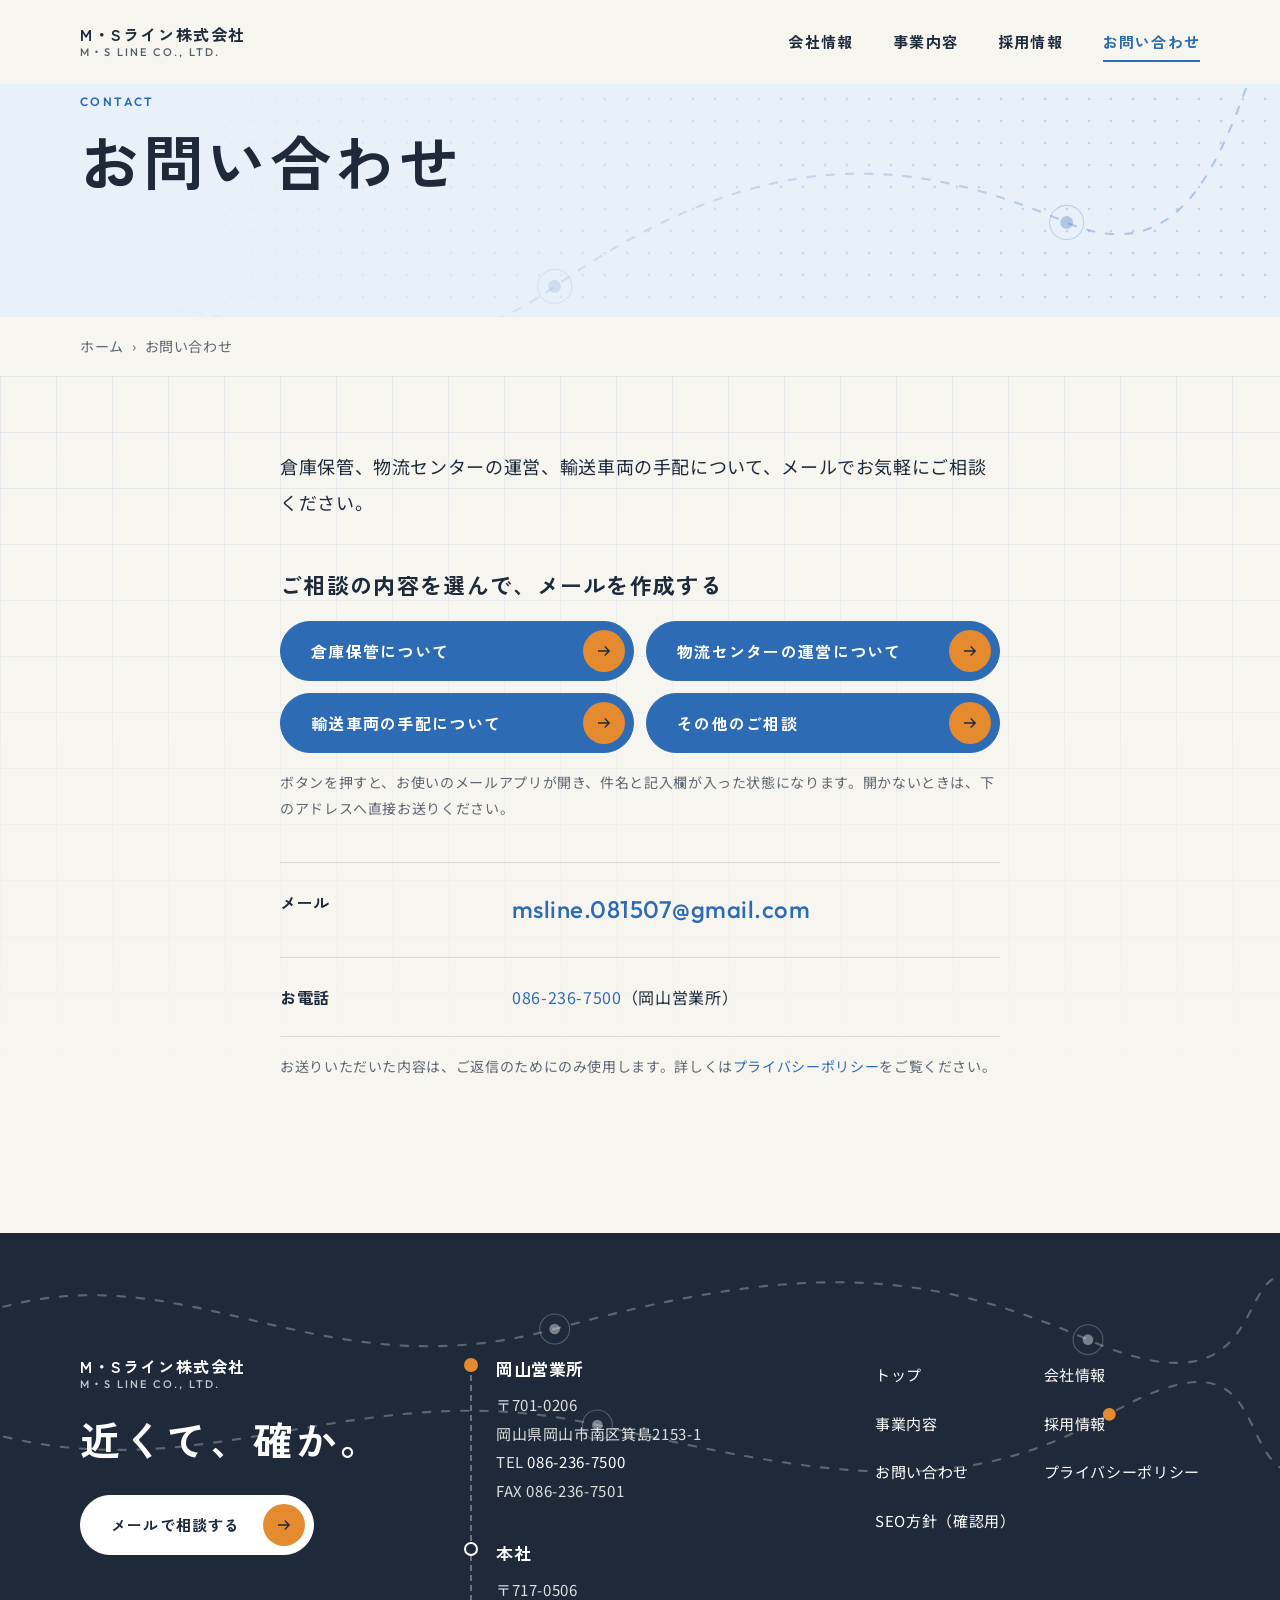
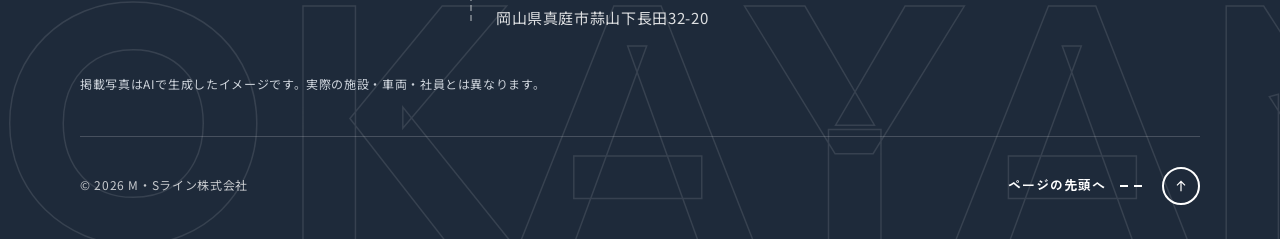
<file: contact.html>
<!doctype html>
<html lang="ja">
<head>
<meta charset="utf-8">
<meta name="viewport" content="width=device-width, initial-scale=1">
<!-- 確認用：検索結果に出さない設定。本番公開時はこの1行を削除してください -->
<meta name="robots" content="noindex, nofollow">
<title>お問い合わせ｜M・Sライン株式会社</title>
<meta name="description" content="M・Sライン株式会社へのお問い合わせ。倉庫保管、物流センターの運営、輸送車両の手配について、お気軽にご相談ください。">
<link rel="canonical" href="https://www.example.com/contact.html">
<meta name="theme-color" content="#1E2A3A">
<link rel="icon" href="favicon.svg" type="image/svg+xml">
<meta property="og:type" content="article">
<meta property="og:site_name" content="M・Sライン株式会社">
<meta property="og:title" content="お問い合わせ｜M・Sライン株式会社">
<meta property="og:description" content="倉庫保管、物流センターの運営、輸送車両の手配について、お気軽にご相談ください。">
<meta property="og:url" content="https://www.example.com/contact.html">
<meta property="og:image" content="https://www.example.com/ogp.jpg">
<meta property="og:image:width" content="1200">
<meta property="og:image:height" content="630">
<meta property="og:locale" content="ja_JP">
<meta name="twitter:card" content="summary_large_image">
<link rel="preconnect" href="https://fonts.googleapis.com">
<link rel="preconnect" href="https://fonts.gstatic.com" crossorigin>
<link rel="stylesheet" href="https://fonts.googleapis.com/css2?family=Noto+Sans+JP:wght@400;500&family=Outfit:wght@500;600&family=Zen+Kaku+Gothic+New:wght@700&display=swap">
<link rel="stylesheet" href="assets/css/style.css?v=19">
<script type="application/ld+json">
{
  "@context": "https://schema.org",
  "@type": "BreadcrumbList",
  "itemListElement": [
    { "@type": "ListItem", "position": 1, "name": "ホーム", "item": "https://www.example.com/" },
    { "@type": "ListItem", "position": 2, "name": "お問い合わせ", "item": "https://www.example.com/contact.html" }
  ]
}
</script>
<script src="assets/js/main.js?v=19" defer></script>
</head>
<body>
<a class="skip-link" href="#main">本文へスキップ</a>

<header class="site-header">
  <div class="container site-header__inner">
    <a class="logo" href="index.html" aria-label="M・Sライン株式会社 トップへ">
      <span class="logo__name">M・Sライン株式会社<small>M・S LINE CO., LTD.</small></span>
    </a>
    <button class="menu-btn" type="button" aria-expanded="false" aria-controls="gnav" aria-label="メニューを開く">
      <span class="menu-btn__bar"></span><span class="menu-btn__bar"></span><span class="menu-btn__bar"></span>
    </button>
    <nav class="gnav" id="gnav" aria-label="メインメニュー">
      <ul class="gnav__list">
        <li><a class="gnav__link" href="company.html">会社情報</a></li>
        <li><a class="gnav__link" href="service.html">事業内容</a></li>
        <li><a class="gnav__link" href="recruit.html">採用情報</a></li>
        <li data-contact><a class="gnav__link" href="contact.html" aria-current="page">お問い合わせ</a></li>
      </ul>
    </nav>
  </div>
</header>

<main id="main">
  <div class="page-hero page-hero--plain">
    <div class="page-hero__body container">
      <p class="label-en page-hero__en">Contact</p>
      <h1 class="page-hero__title">お問い合わせ</h1>
    </div>
  </div>
  <nav class="breadcrumb container" aria-label="パンくずリスト">
    <ol>
      <li><a href="index.html">ホーム</a></li>
      <li><span aria-current="page">お問い合わせ</span></li>
    </ol>
  </nav>

  <section class="section contact-mail bg-grid" style="padding-top:clamp(40px,6vw,72px)" aria-labelledby="mail-title">
    <div class="container container--text">
      <p class="lead">倉庫保管、物流センターの運営、輸送車両の手配について、メールでお気軽にご相談ください。</p>
      <h2 class="contact-mail__title" id="mail-title">ご相談の内容を選んで、メールを作成する</h2>
      <ul class="mail-topics">
        <li><a class="btn btn--brand" href="mailto:msline.081507@gmail.com?subject=%E3%80%90%E3%81%8A%E5%95%8F%E3%81%84%E5%90%88%E3%82%8F%E3%81%9B%E3%80%91%E5%80%89%E5%BA%AB%E4%BF%9D%E7%AE%A1%E3%81%AB%E3%81%A4%E3%81%84%E3%81%A6&body=M%E3%83%BBS%E3%83%A9%E3%82%A4%E3%83%B3%E6%A0%AA%E5%BC%8F%E4%BC%9A%E7%A4%BE%20%E3%81%94%E6%8B%85%E5%BD%93%E8%80%85%E6%A7%98%0D%0A%0D%0A%E4%BC%9A%E7%A4%BE%E5%90%8D%EF%BC%9A%0D%0A%E3%81%8A%E5%90%8D%E5%89%8D%EF%BC%9A%0D%0A%E9%9B%BB%E8%A9%B1%E7%95%AA%E5%8F%B7%EF%BC%9A%0D%0A%0D%0A%E3%80%90%E3%81%94%E7%9B%B8%E8%AB%87%E5%86%85%E5%AE%B9%E3%80%91%0D%0A%EF%BC%88%E4%BF%9D%E7%AE%A1%E3%81%97%E3%81%9F%E3%81%84%E8%8D%B7%E7%89%A9%E3%81%AE%E7%A8%AE%E9%A1%9E%E3%83%BB%E9%87%8F%E3%83%BB%E6%9C%9F%E9%96%93%E3%81%AA%E3%81%A9%E3%82%92%E3%81%94%E8%A8%98%E5%85%A5%E3%81%8F%E3%81%A0%E3%81%95%E3%81%84%EF%BC%89%0D%0A">倉庫保管について<svg class="arrow" viewBox="0 0 24 24" fill="none" stroke="currentColor" stroke-width="1.8" aria-hidden="true"><path d="M4 12h15M13 6l6 6-6 6"/></svg></a></li>
        <li><a class="btn btn--brand" href="mailto:msline.081507@gmail.com?subject=%E3%80%90%E3%81%8A%E5%95%8F%E3%81%84%E5%90%88%E3%82%8F%E3%81%9B%E3%80%91%E7%89%A9%E6%B5%81%E3%82%BB%E3%83%B3%E3%82%BF%E3%83%BC%E3%81%AE%E9%81%8B%E5%96%B6%E3%81%AB%E3%81%A4%E3%81%84%E3%81%A6&body=M%E3%83%BBS%E3%83%A9%E3%82%A4%E3%83%B3%E6%A0%AA%E5%BC%8F%E4%BC%9A%E7%A4%BE%20%E3%81%94%E6%8B%85%E5%BD%93%E8%80%85%E6%A7%98%0D%0A%0D%0A%E4%BC%9A%E7%A4%BE%E5%90%8D%EF%BC%9A%0D%0A%E3%81%8A%E5%90%8D%E5%89%8D%EF%BC%9A%0D%0A%E9%9B%BB%E8%A9%B1%E7%95%AA%E5%8F%B7%EF%BC%9A%0D%0A%0D%0A%E3%80%90%E3%81%94%E7%9B%B8%E8%AB%87%E5%86%85%E5%AE%B9%E3%80%91%0D%0A%EF%BC%88%E7%8F%BE%E5%9C%A8%E3%81%AE%E6%A5%AD%E5%8B%99%E5%86%85%E5%AE%B9%E3%83%BB%E5%87%BA%E8%8D%B7%E9%87%8F%E3%83%BB%E3%81%94%E5%B8%8C%E6%9C%9B%E3%81%AA%E3%81%A9%E3%82%92%E3%81%94%E8%A8%98%E5%85%A5%E3%81%8F%E3%81%A0%E3%81%95%E3%81%84%EF%BC%89%0D%0A">物流センターの運営について<svg class="arrow" viewBox="0 0 24 24" fill="none" stroke="currentColor" stroke-width="1.8" aria-hidden="true"><path d="M4 12h15M13 6l6 6-6 6"/></svg></a></li>
        <li><a class="btn btn--brand" href="mailto:msline.081507@gmail.com?subject=%E3%80%90%E3%81%8A%E5%95%8F%E3%81%84%E5%90%88%E3%82%8F%E3%81%9B%E3%80%91%E8%BC%B8%E9%80%81%E8%BB%8A%E4%B8%A1%E3%81%AE%E6%89%8B%E9%85%8D%E3%81%AB%E3%81%A4%E3%81%84%E3%81%A6&body=M%E3%83%BBS%E3%83%A9%E3%82%A4%E3%83%B3%E6%A0%AA%E5%BC%8F%E4%BC%9A%E7%A4%BE%20%E3%81%94%E6%8B%85%E5%BD%93%E8%80%85%E6%A7%98%0D%0A%0D%0A%E4%BC%9A%E7%A4%BE%E5%90%8D%EF%BC%9A%0D%0A%E3%81%8A%E5%90%8D%E5%89%8D%EF%BC%9A%0D%0A%E9%9B%BB%E8%A9%B1%E7%95%AA%E5%8F%B7%EF%BC%9A%0D%0A%0D%0A%E3%80%90%E3%81%94%E7%9B%B8%E8%AB%87%E5%86%85%E5%AE%B9%E3%80%91%0D%0A%EF%BC%88%E8%8D%B7%E7%89%A9%E3%81%AE%E7%A8%AE%E9%A1%9E%E3%83%BB%E5%8C%BA%E9%96%93%E3%83%BB%E6%97%A5%E6%99%82%E3%81%AA%E3%81%A9%E3%82%92%E3%81%94%E8%A8%98%E5%85%A5%E3%81%8F%E3%81%A0%E3%81%95%E3%81%84%EF%BC%89%0D%0A">輸送車両の手配について<svg class="arrow" viewBox="0 0 24 24" fill="none" stroke="currentColor" stroke-width="1.8" aria-hidden="true"><path d="M4 12h15M13 6l6 6-6 6"/></svg></a></li>
        <li><a class="btn btn--brand" href="mailto:msline.081507@gmail.com?subject=%E3%80%90%E3%81%8A%E5%95%8F%E3%81%84%E5%90%88%E3%82%8F%E3%81%9B%E3%80%91&body=M%E3%83%BBS%E3%83%A9%E3%82%A4%E3%83%B3%E6%A0%AA%E5%BC%8F%E4%BC%9A%E7%A4%BE%20%E3%81%94%E6%8B%85%E5%BD%93%E8%80%85%E6%A7%98%0D%0A%0D%0A%E4%BC%9A%E7%A4%BE%E5%90%8D%EF%BC%9A%0D%0A%E3%81%8A%E5%90%8D%E5%89%8D%EF%BC%9A%0D%0A%E9%9B%BB%E8%A9%B1%E7%95%AA%E5%8F%B7%EF%BC%9A%0D%0A%0D%0A%E3%80%90%E3%81%94%E7%9B%B8%E8%AB%87%E5%86%85%E5%AE%B9%E3%80%91%0D%0A%EF%BC%88%E3%81%94%E7%9B%B8%E8%AB%87%E3%81%AE%E5%86%85%E5%AE%B9%E3%82%92%E3%81%94%E8%A8%98%E5%85%A5%E3%81%8F%E3%81%A0%E3%81%95%E3%81%84%EF%BC%89%0D%0A">その他のご相談<svg class="arrow" viewBox="0 0 24 24" fill="none" stroke="currentColor" stroke-width="1.8" aria-hidden="true"><path d="M4 12h15M13 6l6 6-6 6"/></svg></a></li>
      </ul>
      <p class="muted contact-mail__note">ボタンを押すと、お使いのメールアプリが開き、件名と記入欄が入った状態になります。開かないときは、下のアドレスへ直接お送りください。</p>
      <dl class="outline contact-mail__info">
        <div class="outline__row"><dt>メール</dt><dd><a class="mail-address" href="mailto:msline.081507@gmail.com">msline.081507@gmail.com</a></dd></div>
        <div class="outline__row"><dt>お電話</dt><dd><a href="tel:0862367500">086-236-7500</a>（岡山営業所）</dd></div>
      </dl>
      <p class="muted contact-mail__note">お送りいただいた内容は、ご返信のためにのみ使用します。詳しくは<a href="privacy.html">プライバシーポリシー</a>をご覧ください。</p>
    </div>
  </section>
</main>

<footer class="site-footer" data-word="OKAYAMA">
  <div class="container">
    <div class="footer__top">
      <div class="footer__lead">
        <a class="logo" href="index.html" aria-label="M・Sライン株式会社 トップへ">
          <span class="logo__name">M・Sライン株式会社<small>M・S LINE CO., LTD.</small></span>
        </a>
        <p class="footer__tagline">近くて、確か。</p>
        <p class="footer__cta" data-contact><a class="btn btn--light" href="contact.html">メールで相談する
          <svg class="arrow" viewBox="0 0 24 24" fill="none" stroke="currentColor" stroke-width="1.8" aria-hidden="true"><path d="M4 12h15M13 6l6 6-6 6"/></svg></a></p>
      </div>
      <div class="footer__bases">
        <div class="footer__base">
          <p class="footer__base-name">岡山営業所</p>
          <address>〒701-0206<br>岡山県岡山市南区箕島2153-1<br>TEL <a href="tel:0862367500">086-236-7500</a><br>FAX 086-236-7501</address>
        </div>
        <div class="footer__base">
          <p class="footer__base-name">本社</p>
          <address>〒717-0506<br>岡山県真庭市蒜山下長田32-20</address>
        </div>
      </div>
      <nav class="footer__nav" aria-label="サイトマップ">
        <ul>
          <li><a href="index.html">トップ</a></li>
          <li><a href="company.html">会社情報</a></li>
          <li><a href="service.html">事業内容</a></li>
          <li><a href="recruit.html">採用情報</a></li>
          <li data-contact><a href="contact.html">お問い合わせ</a></li>
          <li data-contact><a href="privacy.html">プライバシーポリシー</a></li>
          <li data-review><a href="seo.html">SEO方針（確認用）</a></li>
        </ul>
      </nav>
    </div>
    <p class="image-disclosure">掲載写真はAIで生成したイメージです。実際の施設・車両・社員とは異なります。</p>
    <div class="footer__bottom">
      <small>&copy; 2026 M・Sライン株式会社</small>
      <a class="footer__pagetop" href="#">ページの先頭へ<svg viewBox="0 0 24 24" fill="none" stroke="currentColor" stroke-width="1.8" aria-hidden="true"><path d="M12 20V5M6 11l6-6 6 6"/></svg></a>
    </div>
  </div>
</footer>
</body>
</html>
</file>
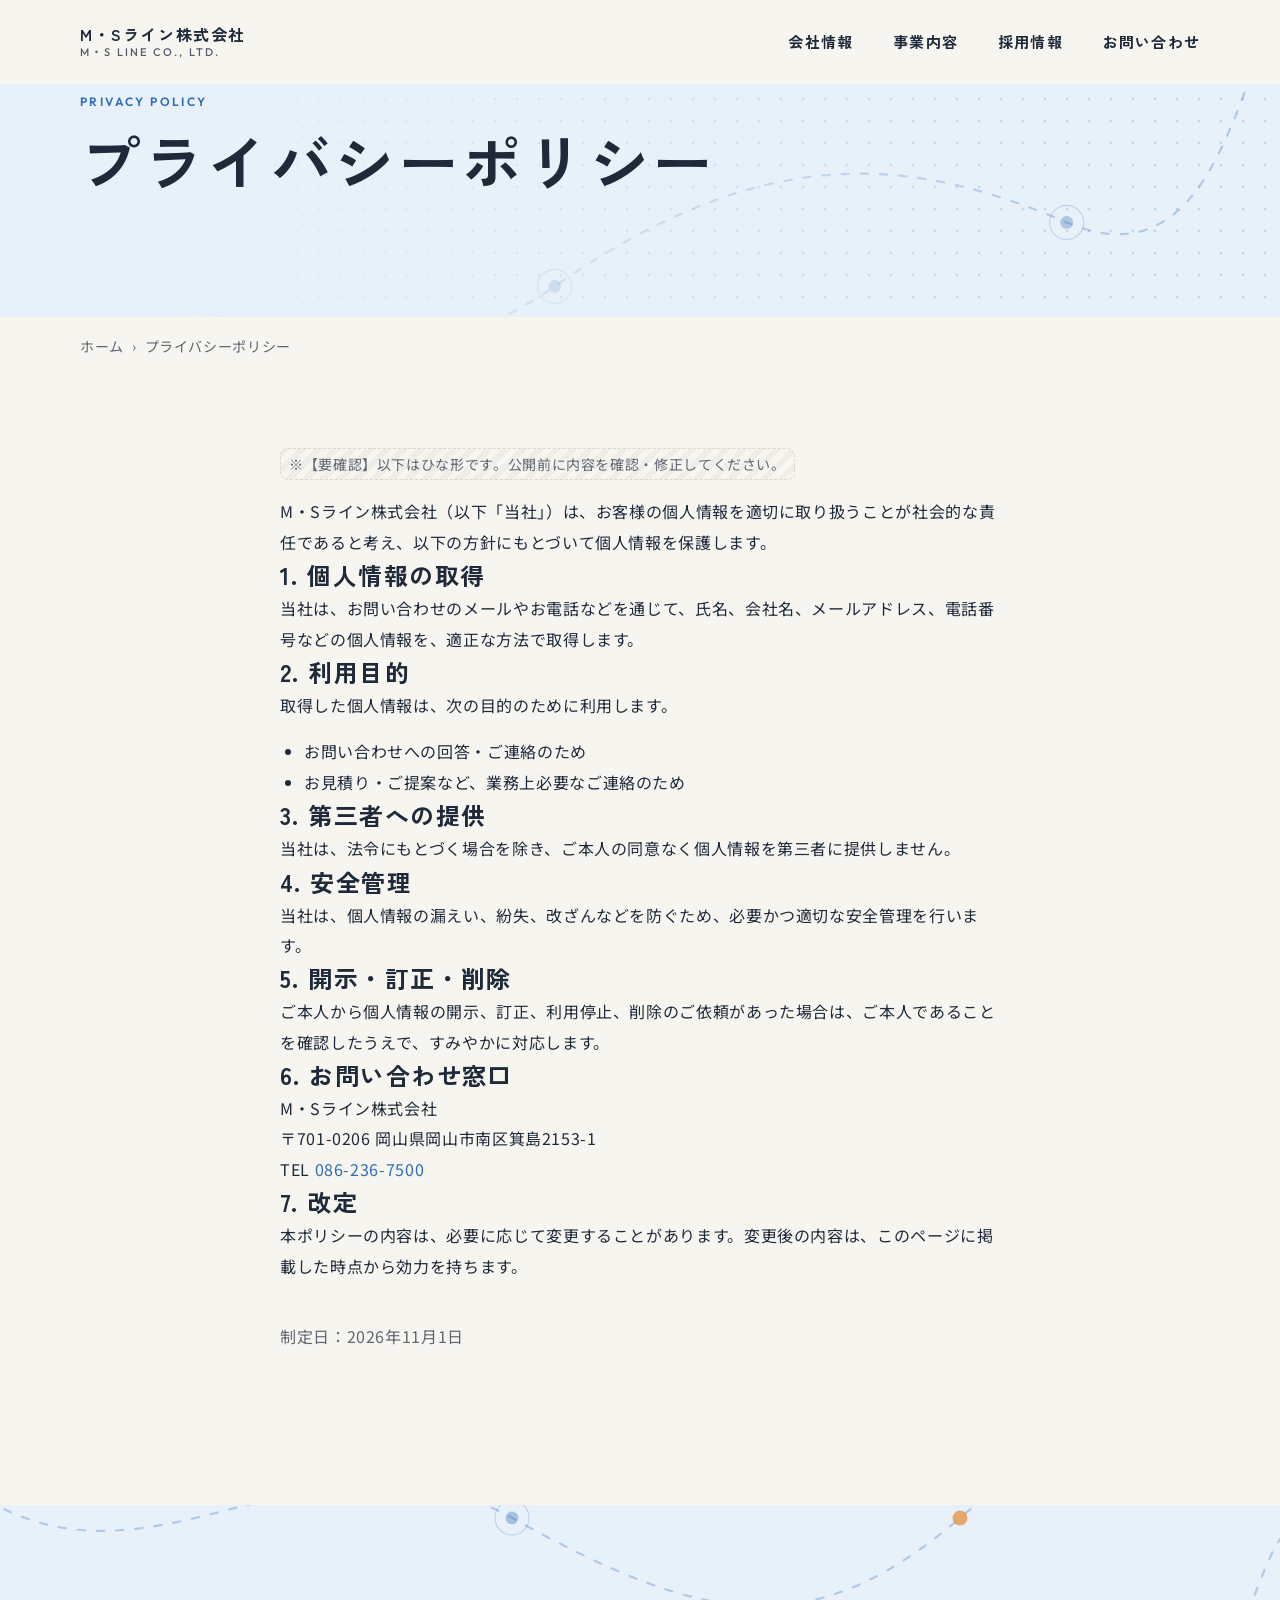
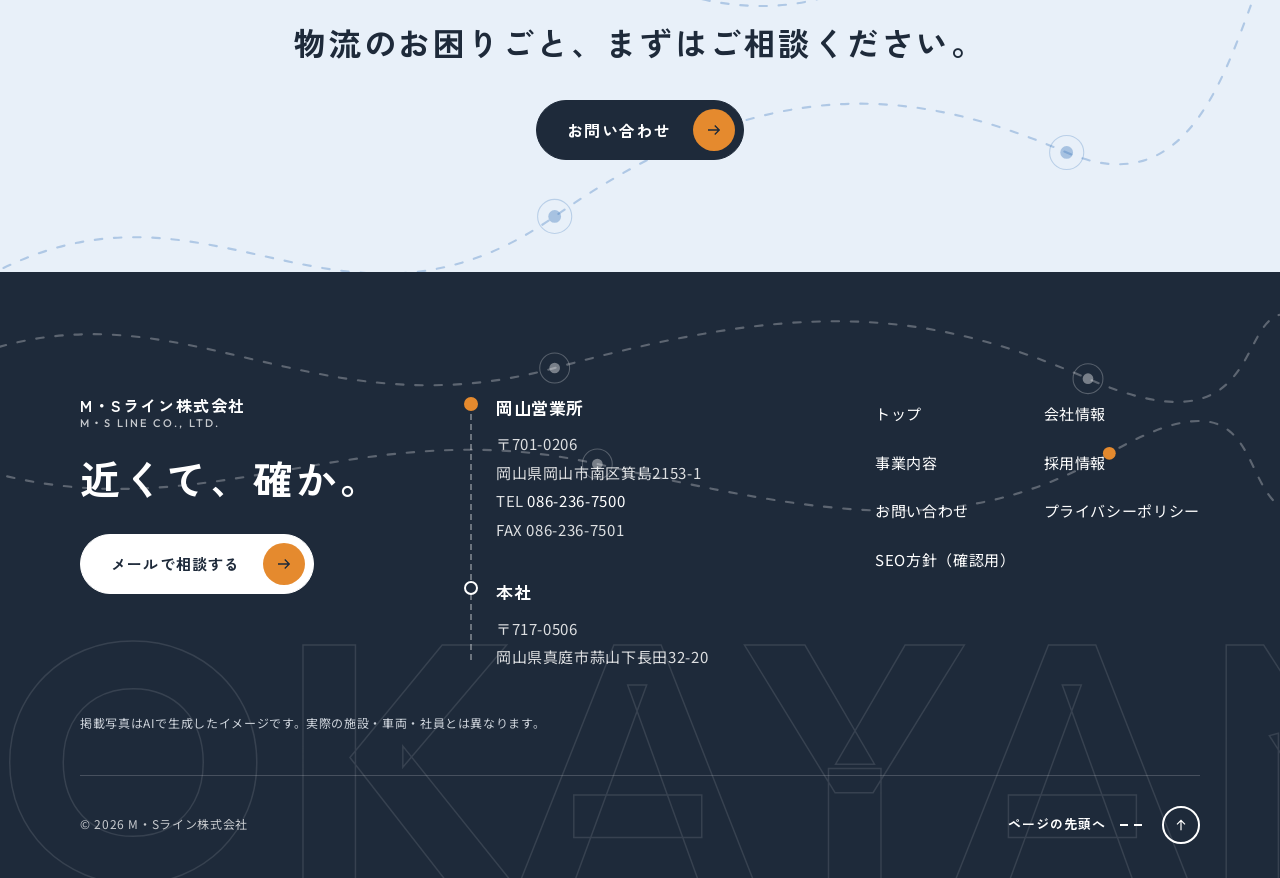
<file: privacy.html>
<!doctype html>
<html lang="ja">
<head>
<meta charset="utf-8">
<meta name="viewport" content="width=device-width, initial-scale=1">
<!-- 確認用：検索結果に出さない設定。本番公開時はこの1行を削除してください -->
<meta name="robots" content="noindex, nofollow">
<title>プライバシーポリシー｜M・Sライン株式会社</title>
<meta name="description" content="M・Sライン株式会社の個人情報の取り扱いについて。">
<link rel="canonical" href="https://www.example.com/privacy.html">
<meta name="theme-color" content="#1E2A3A">
<link rel="icon" href="favicon.svg" type="image/svg+xml">
<meta property="og:type" content="article">
<meta property="og:site_name" content="M・Sライン株式会社">
<meta property="og:title" content="プライバシーポリシー｜M・Sライン株式会社">
<meta property="og:description" content="M・Sライン株式会社の個人情報の取り扱いについて。">
<meta property="og:url" content="https://www.example.com/privacy.html">
<meta property="og:image" content="https://www.example.com/ogp.jpg">
<meta property="og:image:width" content="1200">
<meta property="og:image:height" content="630">
<meta property="og:locale" content="ja_JP">
<meta name="twitter:card" content="summary_large_image">
<link rel="preconnect" href="https://fonts.googleapis.com">
<link rel="preconnect" href="https://fonts.gstatic.com" crossorigin>
<link rel="stylesheet" href="https://fonts.googleapis.com/css2?family=Noto+Sans+JP:wght@400;500&family=Outfit:wght@500;600&family=Zen+Kaku+Gothic+New:wght@700&display=swap">
<link rel="stylesheet" href="assets/css/style.css?v=19">
<script type="application/ld+json">
{
  "@context": "https://schema.org",
  "@type": "BreadcrumbList",
  "itemListElement": [
    { "@type": "ListItem", "position": 1, "name": "ホーム", "item": "https://www.example.com/" },
    { "@type": "ListItem", "position": 2, "name": "プライバシーポリシー", "item": "https://www.example.com/privacy.html" }
  ]
}
</script>
<script src="assets/js/main.js?v=19" defer></script>
</head>
<body>
<a class="skip-link" href="#main">本文へスキップ</a>

<header class="site-header">
  <div class="container site-header__inner">
    <a class="logo" href="index.html" aria-label="M・Sライン株式会社 トップへ">
      <span class="logo__name">M・Sライン株式会社<small>M・S LINE CO., LTD.</small></span>
    </a>
    <button class="menu-btn" type="button" aria-expanded="false" aria-controls="gnav" aria-label="メニューを開く">
      <span class="menu-btn__bar"></span><span class="menu-btn__bar"></span><span class="menu-btn__bar"></span>
    </button>
    <nav class="gnav" id="gnav" aria-label="メインメニュー">
      <ul class="gnav__list">
        <li><a class="gnav__link" href="company.html">会社情報</a></li>
        <li><a class="gnav__link" href="service.html">事業内容</a></li>
        <li><a class="gnav__link" href="recruit.html">採用情報</a></li>
        <li data-contact><a class="gnav__link" href="contact.html">お問い合わせ</a></li>
      </ul>
    </nav>
  </div>
</header>

<main id="main">
  <div class="page-hero page-hero--plain">
    <div class="page-hero__body container">
      <p class="label-en page-hero__en">Privacy Policy</p>
      <h1 class="page-hero__title">プライバシーポリシー</h1>
    </div>
  </div>
  <nav class="breadcrumb container" aria-label="パンくずリスト">
    <ol>
      <li><a href="index.html">ホーム</a></li>
      <li><span aria-current="page">プライバシーポリシー</span></li>
    </ol>
  </nav>

  <section class="section" style="padding-top:clamp(40px,6vw,72px)" aria-label="個人情報の取り扱い">
    <div class="container container--text prose">
      <p><span class="note-dummy">※【要確認】以下はひな形です。公開前に内容を確認・修正してください。</span></p>
      <p>M・Sライン株式会社（以下「当社」）は、お客様の個人情報を適切に取り扱うことが社会的な責任であると考え、以下の方針にもとづいて個人情報を保護します。</p>

      <h2>1. 個人情報の取得</h2>
      <p>当社は、お問い合わせのメールやお電話などを通じて、氏名、会社名、メールアドレス、電話番号などの個人情報を、適正な方法で取得します。</p>

      <h2>2. 利用目的</h2>
      <p>取得した個人情報は、次の目的のために利用します。</p>
      <ul>
        <li>お問い合わせへの回答・ご連絡のため</li>
        <li>お見積り・ご提案など、業務上必要なご連絡のため</li>
      </ul>

      <h2>3. 第三者への提供</h2>
      <p>当社は、法令にもとづく場合を除き、ご本人の同意なく個人情報を第三者に提供しません。</p>

      <h2>4. 安全管理</h2>
      <p>当社は、個人情報の漏えい、紛失、改ざんなどを防ぐため、必要かつ適切な安全管理を行います。</p>

      <h2>5. 開示・訂正・削除</h2>
      <p>ご本人から個人情報の開示、訂正、利用停止、削除のご依頼があった場合は、ご本人であることを確認したうえで、すみやかに対応します。</p>

      <h2>6. お問い合わせ窓口</h2>
      <p>M・Sライン株式会社<br>〒701-0206 岡山県岡山市南区箕島2153-1<br>TEL <a href="tel:0862367500">086-236-7500</a></p>

      <h2>7. 改定</h2>
      <p>本ポリシーの内容は、必要に応じて変更することがあります。変更後の内容は、このページに掲載した時点から効力を持ちます。</p>
      <p class="muted" style="margin-top:40px">制定日：2026年11月1日</p>
    </div>
  </section>
</main>

<!-- 締めのメッセージ帯（data-contact を消すと「フォームなし」版に自動で切り替わります） -->
<aside class="closing" aria-label="ご相談の案内">
  <div class="container">
    <div data-contact>
      <p class="closing__msg">物流のお困りごと、<br class="sp-br">まずはご相談ください。</p>
      <p class="closing__action"><a class="btn btn--accent" href="contact.html">お問い合わせ
        <svg class="arrow" viewBox="0 0 24 24" fill="none" stroke="currentColor" stroke-width="1.8" aria-hidden="true"><path d="M4 12h15M13 6l6 6-6 6"/></svg></a></p>
    </div>
    <div class="closing__nocontact">
      <p class="closing__msg">物流には、暮らしを支える力がある。</p>
      <a class="closing__tel" href="tel:0862367500"><span class="closing__tel-num">086-236-7500</span><span class="closing__tel-note">代表電話（岡山営業所）</span></a>
    </div>
  </div>
</aside>

<footer class="site-footer" data-word="OKAYAMA">
  <div class="container">
    <div class="footer__top">
      <div class="footer__lead">
        <a class="logo" href="index.html" aria-label="M・Sライン株式会社 トップへ">
          <span class="logo__name">M・Sライン株式会社<small>M・S LINE CO., LTD.</small></span>
        </a>
        <p class="footer__tagline">近くて、確か。</p>
        <p class="footer__cta" data-contact><a class="btn btn--light" href="contact.html">メールで相談する
          <svg class="arrow" viewBox="0 0 24 24" fill="none" stroke="currentColor" stroke-width="1.8" aria-hidden="true"><path d="M4 12h15M13 6l6 6-6 6"/></svg></a></p>
      </div>
      <div class="footer__bases">
        <div class="footer__base">
          <p class="footer__base-name">岡山営業所</p>
          <address>〒701-0206<br>岡山県岡山市南区箕島2153-1<br>TEL <a href="tel:0862367500">086-236-7500</a><br>FAX 086-236-7501</address>
        </div>
        <div class="footer__base">
          <p class="footer__base-name">本社</p>
          <address>〒717-0506<br>岡山県真庭市蒜山下長田32-20</address>
        </div>
      </div>
      <nav class="footer__nav" aria-label="サイトマップ">
        <ul>
          <li><a href="index.html">トップ</a></li>
          <li><a href="company.html">会社情報</a></li>
          <li><a href="service.html">事業内容</a></li>
          <li><a href="recruit.html">採用情報</a></li>
          <li data-contact><a href="contact.html">お問い合わせ</a></li>
          <li data-contact><a href="privacy.html">プライバシーポリシー</a></li>
          <li data-review><a href="seo.html">SEO方針（確認用）</a></li>
        </ul>
      </nav>
    </div>
    <p class="image-disclosure">掲載写真はAIで生成したイメージです。実際の施設・車両・社員とは異なります。</p>
    <div class="footer__bottom">
      <small>&copy; 2026 M・Sライン株式会社</small>
      <a class="footer__pagetop" href="#">ページの先頭へ<svg viewBox="0 0 24 24" fill="none" stroke="currentColor" stroke-width="1.8" aria-hidden="true"><path d="M12 20V5M6 11l6-6 6 6"/></svg></a>
    </div>
  </div>
</footer>
</body>
</html>
</file>
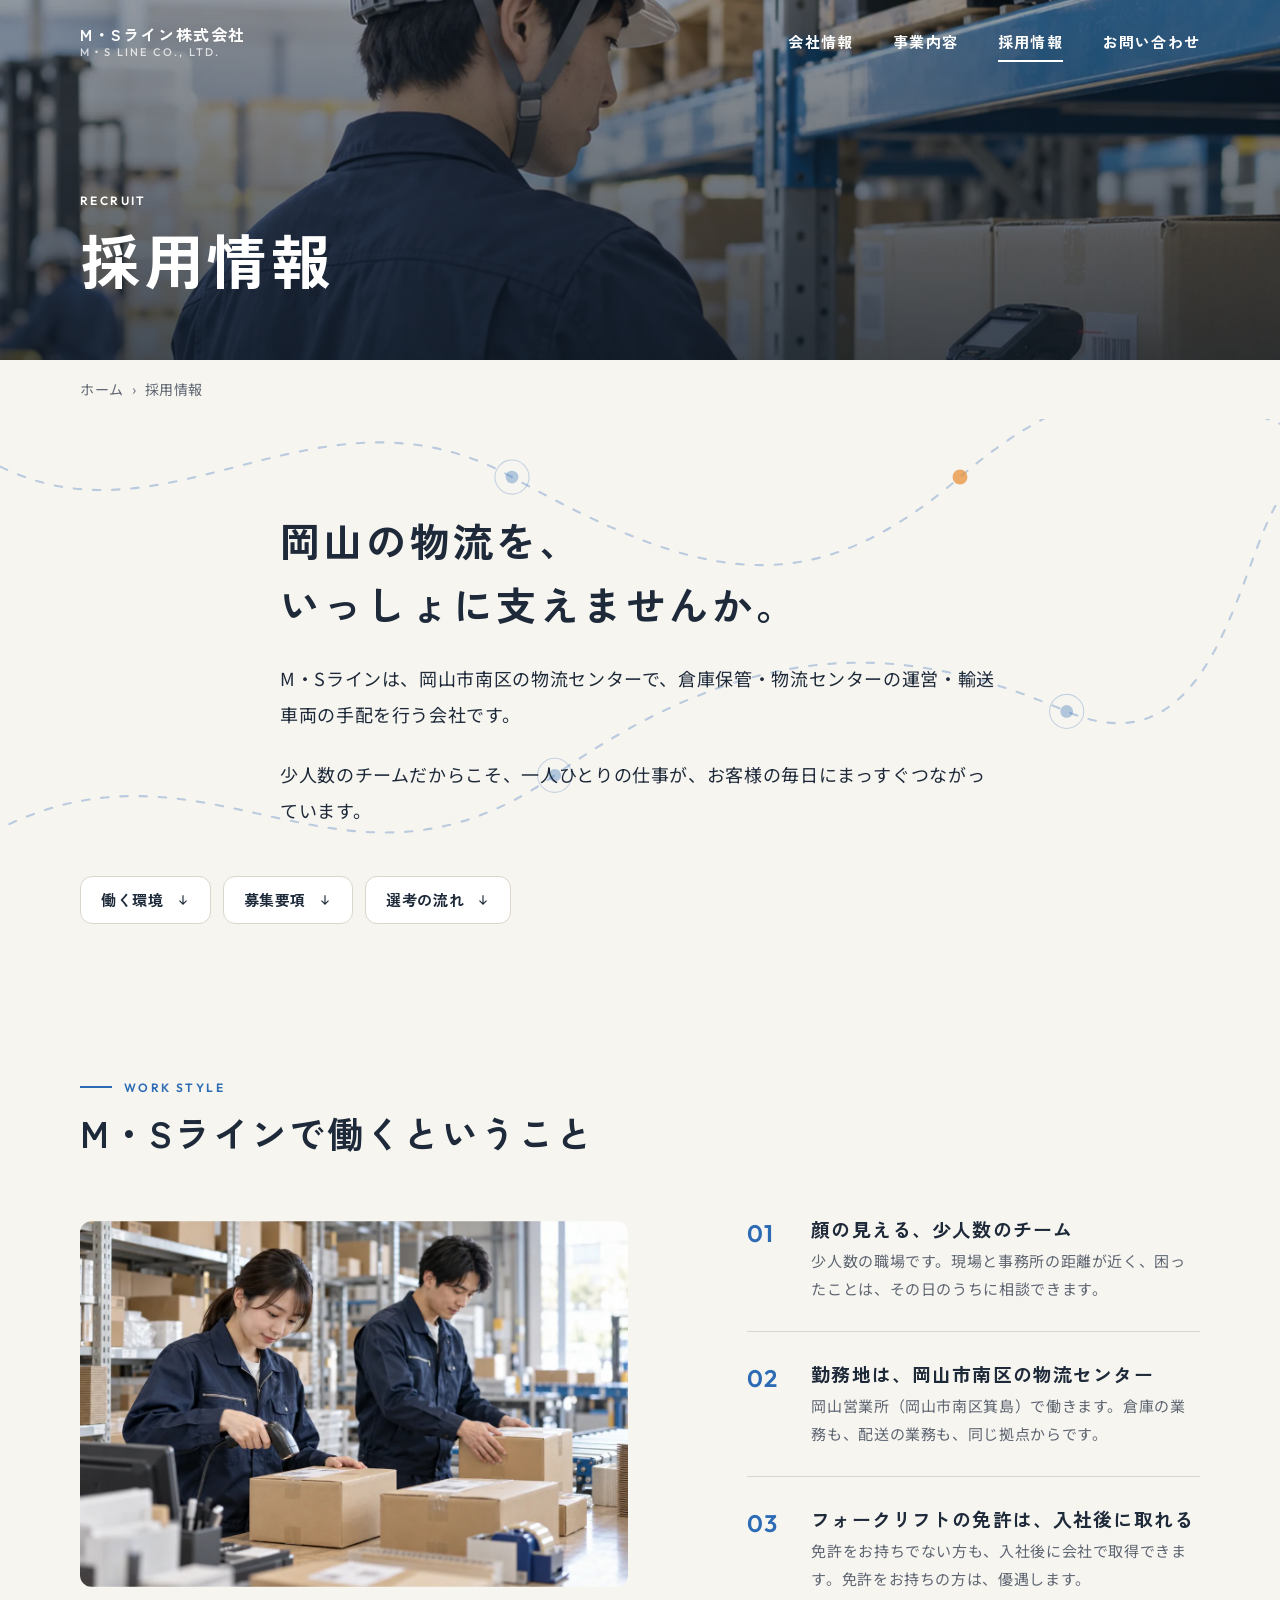
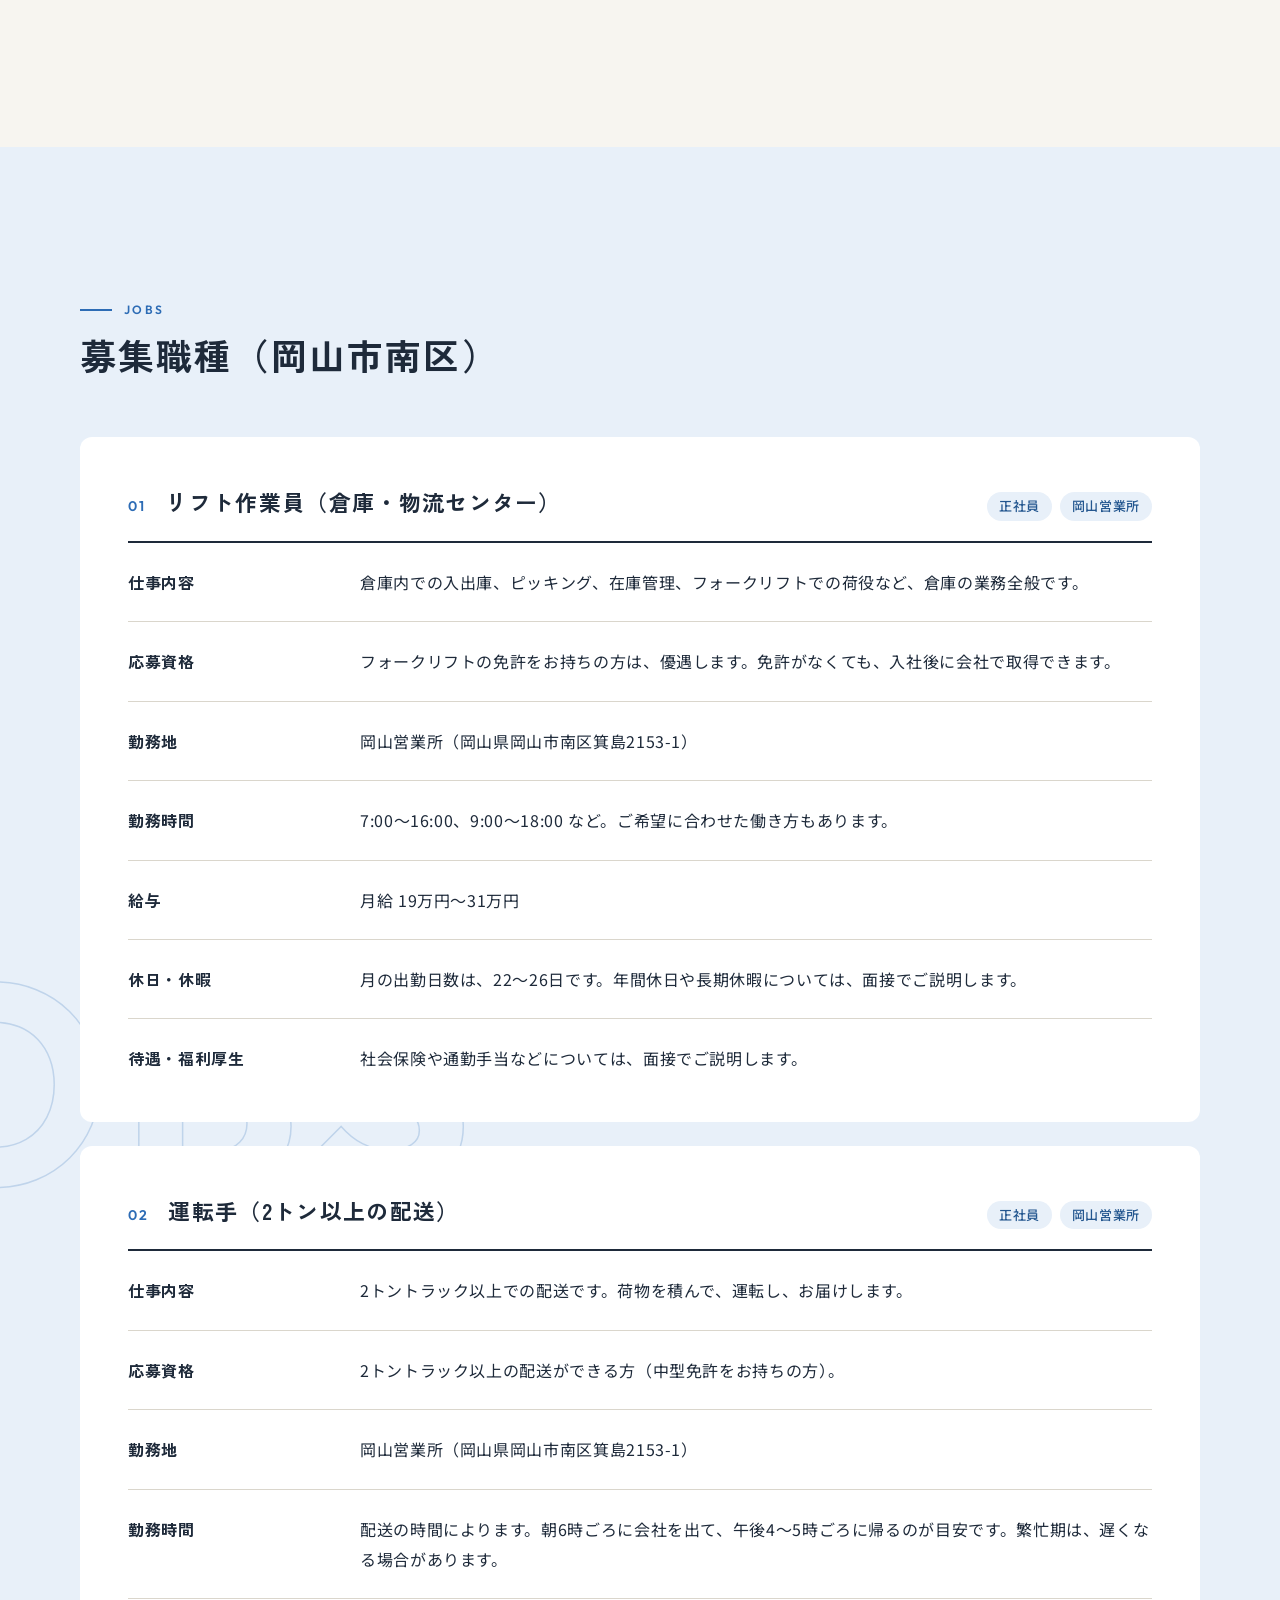
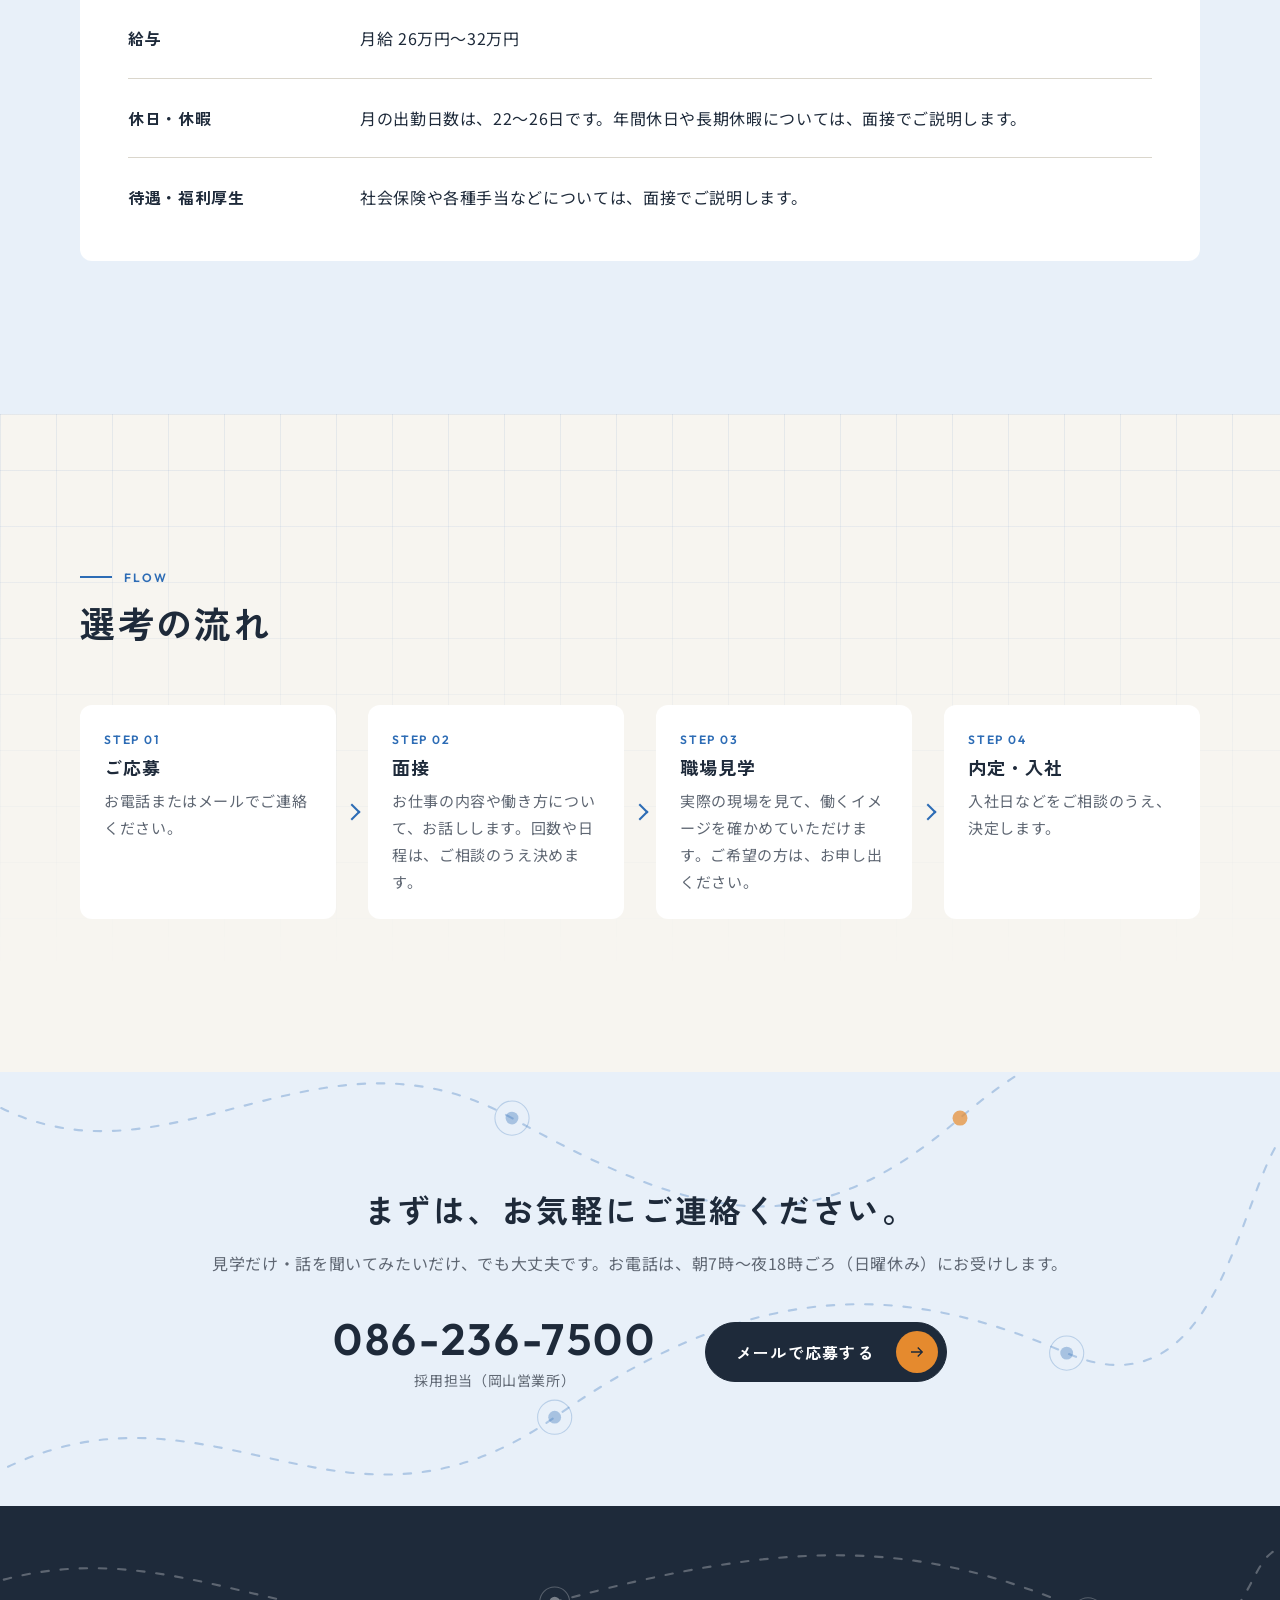
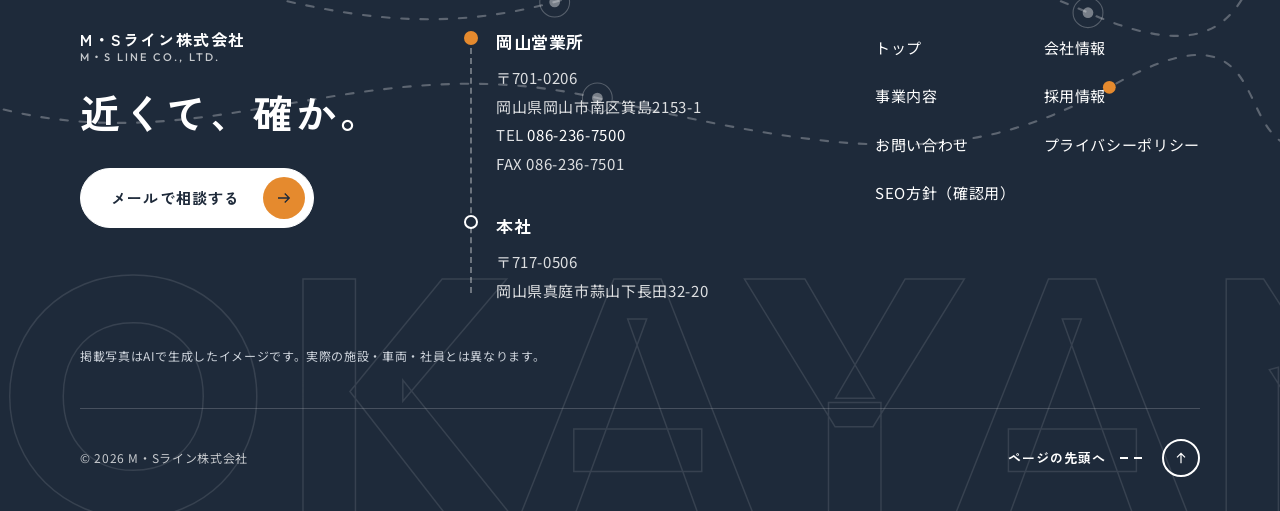
<file: recruit.html>
<!doctype html>
<html lang="ja">
<head>
<meta charset="utf-8">
<meta name="viewport" content="width=device-width, initial-scale=1">
<!-- 確認用：検索結果に出さない設定。本番公開時はこの1行を削除してください -->
<meta name="robots" content="noindex, nofollow">
<title>採用情報｜岡山市南区のリフト作業員・配送ドライバーの求人｜M・Sライン株式会社</title>
<meta name="description" content="M・Sライン株式会社の採用情報。岡山市南区の物流センターで、リフト作業員と配送ドライバーを募集しています。フォークリフトの免許は、入社後に会社で取得できます。">
<link rel="canonical" href="https://www.example.com/recruit.html">
<meta name="theme-color" content="#1E2A3A">
<link rel="icon" href="favicon.svg" type="image/svg+xml">
<meta property="og:type" content="article">
<meta property="og:site_name" content="M・Sライン株式会社">
<meta property="og:title" content="採用情報｜岡山市南区のリフト作業員・配送ドライバーの求人｜M・Sライン株式会社">
<meta property="og:description" content="岡山の物流を、いっしょに支えませんか。岡山市南区の物流センターで、仲間を募集しています。">
<meta property="og:url" content="https://www.example.com/recruit.html">
<meta property="og:image" content="https://www.example.com/ogp.jpg">
<meta property="og:image:width" content="1200">
<meta property="og:image:height" content="630">
<meta property="og:locale" content="ja_JP">
<meta name="twitter:card" content="summary_large_image">
<link rel="preconnect" href="https://fonts.googleapis.com">
<link rel="preconnect" href="https://fonts.gstatic.com" crossorigin>
<link rel="stylesheet" href="https://fonts.googleapis.com/css2?family=Noto+Sans+JP:wght@400;500&family=Outfit:wght@500;600&family=Zen+Kaku+Gothic+New:wght@700&display=swap">
<link rel="stylesheet" href="assets/css/style.css?v=19">
<!-- 【要確認】募集要項が確定したら、Google しごと検索に載るよう JobPosting の構造化データを職種ごとに追加してください（README 参照） -->
<script type="application/ld+json">
{
  "@context": "https://schema.org",
  "@type": "BreadcrumbList",
  "itemListElement": [
    { "@type": "ListItem", "position": 1, "name": "ホーム", "item": "https://www.example.com/" },
    { "@type": "ListItem", "position": 2, "name": "採用情報", "item": "https://www.example.com/recruit.html" }
  ]
}
</script>
<script src="assets/js/main.js?v=19" defer></script>
</head>
<body class="has-hero">
<a class="skip-link" href="#main">本文へスキップ</a>

<header class="site-header">
  <div class="container site-header__inner">
    <a class="logo" href="index.html" aria-label="M・Sライン株式会社 トップへ">
      <span class="logo__name">M・Sライン株式会社<small>M・S LINE CO., LTD.</small></span>
    </a>
    <button class="menu-btn" type="button" aria-expanded="false" aria-controls="gnav" aria-label="メニューを開く">
      <span class="menu-btn__bar"></span><span class="menu-btn__bar"></span><span class="menu-btn__bar"></span>
    </button>
    <nav class="gnav" id="gnav" aria-label="メインメニュー">
      <ul class="gnav__list">
        <li><a class="gnav__link" href="company.html">会社情報</a></li>
        <li><a class="gnav__link" href="service.html">事業内容</a></li>
        <li><a class="gnav__link" href="recruit.html" aria-current="page">採用情報</a></li>
        <li data-contact><a class="gnav__link" href="contact.html">お問い合わせ</a></li>
      </ul>
    </nav>
  </div>
</header>

<main id="main">

  <!-- 1. ページヘッダー -->
  <div class="page-hero">
    <picture>
      <source srcset="assets/img/page_recruit_1920x800.webp" type="image/webp">
      <img src="assets/img/page_recruit_1920x800.jpg" width="1920" height="800" alt="" fetchpriority="high">
    </picture>
    <div class="page-hero__body container">
      <p class="label-en page-hero__en">Recruit</p>
      <h1 class="page-hero__title">採用情報</h1>
    </div>
  </div>
  <nav class="breadcrumb container" aria-label="パンくずリスト">
    <ol>
      <li><a href="index.html">ホーム</a></li>
      <li><span aria-current="page">採用情報</span></li>
    </ol>
  </nav>

  <!-- 2. メッセージ -->
  <section class="section recruit-intro bg-route" style="padding-block:clamp(48px,7vw,96px) clamp(32px,4vw,48px)" aria-labelledby="recruit-msg">
    <div class="container container--text reveal">
      <h2 class="recruit-intro__msg" id="recruit-msg">岡山の物流を、<br>いっしょに支えませんか。</h2>
      <p class="lead">M・Sラインは、岡山市南区の物流センターで、倉庫保管・物流センターの運営・輸送車両の手配を行う会社です。</p>
      <p class="lead">少人数のチームだからこそ、一人ひとりの仕事が、お客様の毎日にまっすぐつながっています。</p>
    </div>
  </section>

  <!-- 3. ページ内ナビ -->
  <nav class="anchor-nav container" style="padding-top:0" aria-label="ページ内メニュー">
    <ul class="anchor-nav__list">
      <li><a class="anchor-nav__link" href="#work">働く環境<svg viewBox="0 0 24 24" fill="none" stroke="currentColor" stroke-width="2" aria-hidden="true"><path d="M4 12h15M13 6l6 6-6 6"/></svg></a></li>
      <li><a class="anchor-nav__link" href="#jobs">募集要項<svg viewBox="0 0 24 24" fill="none" stroke="currentColor" stroke-width="2" aria-hidden="true"><path d="M4 12h15M13 6l6 6-6 6"/></svg></a></li>
      <li><a class="anchor-nav__link" href="#flow">選考の流れ<svg viewBox="0 0 24 24" fill="none" stroke="currentColor" stroke-width="2" aria-hidden="true"><path d="M4 12h15M13 6l6 6-6 6"/></svg></a></li>
    </ul>
  </nav>

  <!-- 4. 働く環境 -->
  <section class="section" id="work" aria-labelledby="work-title">
    <div class="container">
      <header class="section-head reveal">
        <p class="section-head__en">Work Style</p>
        <h2 class="section-head__ja" id="work-title">M・Sラインで働くということ</h2>
      </header>
      <div class="grid-12 work__main">
        <figure class="work__img reveal">
          <picture>
            <source srcset="assets/img/service_manage_1200x800.webp" type="image/webp">
            <img src="assets/img/service_manage_1200x800.jpg" width="1200" height="800" alt="作業台で荷物を整理する2人のスタッフのイメージ（AI生成）" loading="lazy">
          </picture>
        </figure>
        <ul class="work__list reveal">
          <li class="work__item">
            <span class="work__num" aria-hidden="true">01</span>
            <h3 class="work__title">顔の見える、少人数のチーム</h3>
            <p class="work__text">少人数の職場です。現場と事務所の距離が近く、困ったことは、その日のうちに相談できます。</p>
          </li>
          <li class="work__item">
            <span class="work__num" aria-hidden="true">02</span>
            <h3 class="work__title">勤務地は、岡山市南区の物流センター</h3>
            <p class="work__text">岡山営業所（岡山市南区箕島）で働きます。倉庫の業務も、配送の業務も、同じ拠点からです。</p>
          </li>
          <li class="work__item">
            <span class="work__num" aria-hidden="true">03</span>
            <h3 class="work__title">フォークリフトの免許は、入社後に取れる</h3>
            <p class="work__text">免許をお持ちでない方も、入社後に会社で取得できます。免許をお持ちの方は、優遇します。</p>
          </li>
        </ul>
      </div>
    </div>
  </section>

  <!-- 5. 募集要項 -->
  <section class="section section--tint bg-word" data-word="JOBS" id="jobs" aria-labelledby="jobs-title">
    <div class="container">
      <header class="section-head reveal">
        <p class="section-head__en">Jobs</p>
        <h2 class="section-head__ja" id="jobs-title">募集職種（岡山市南区）</h2>
      </header>
      <div class="jobs">
        <!-- 職種カード：募集する職種の数だけ <article class="job"> を増やしてください -->
        <article class="job reveal" aria-labelledby="job1-title">
          <div class="job__head">
            <span class="job__num">01</span>
            <h3 class="job__title" id="job1-title">リフト作業員（倉庫・物流センター）</h3>
            <p class="job__tags"><span class="tag">正社員</span><span class="tag">岡山営業所</span></p>
          </div>
          <dl class="outline">
            <div class="outline__row"><dt>仕事内容</dt><dd>倉庫内での入出庫、ピッキング、在庫管理、フォークリフトでの荷役など、倉庫の業務全般です。</dd></div>
            <div class="outline__row"><dt>応募資格</dt><dd>フォークリフトの免許をお持ちの方は、優遇します。免許がなくても、入社後に会社で取得できます。</dd></div>
            <div class="outline__row"><dt>勤務地</dt><dd>岡山営業所（岡山県岡山市南区箕島2153-1）</dd></div>
            <div class="outline__row"><dt>勤務時間</dt><dd>7:00〜16:00、9:00〜18:00 など。ご希望に合わせた働き方もあります。</dd></div>
            <div class="outline__row"><dt>給与</dt><dd>月給 19万円〜31万円</dd></div>
            <div class="outline__row"><dt>休日・休暇</dt><dd>月の出勤日数は、22〜26日です。年間休日や長期休暇については、面接でご説明します。</dd></div>
            <div class="outline__row"><dt>待遇・福利厚生</dt><dd>社会保険や通勤手当などについては、面接でご説明します。</dd></div>
          </dl>
        </article>
        <article class="job reveal" aria-labelledby="job2-title">
          <div class="job__head">
            <span class="job__num">02</span>
            <h3 class="job__title" id="job2-title">運転手（2トン以上の配送）</h3>
            <p class="job__tags"><span class="tag">正社員</span><span class="tag">岡山営業所</span></p>
          </div>
          <dl class="outline">
            <div class="outline__row"><dt>仕事内容</dt><dd>2トントラック以上での配送です。荷物を積んで、運転し、お届けします。</dd></div>
            <div class="outline__row"><dt>応募資格</dt><dd>2トントラック以上の配送ができる方（中型免許をお持ちの方）。</dd></div>
            <div class="outline__row"><dt>勤務地</dt><dd>岡山営業所（岡山県岡山市南区箕島2153-1）</dd></div>
            <div class="outline__row"><dt>勤務時間</dt><dd>配送の時間によります。朝6時ごろに会社を出て、午後4〜5時ごろに帰るのが目安です。繁忙期は、遅くなる場合があります。</dd></div>
            <div class="outline__row"><dt>給与</dt><dd>月給 26万円〜32万円</dd></div>
            <div class="outline__row"><dt>休日・休暇</dt><dd>月の出勤日数は、22〜26日です。年間休日や長期休暇については、面接でご説明します。</dd></div>
            <div class="outline__row"><dt>待遇・福利厚生</dt><dd>社会保険や各種手当などについては、面接でご説明します。</dd></div>
          </dl>
        </article>
      </div>
    </div>
  </section>

  <!-- 6. 選考の流れ -->
  <section class="section bg-grid" id="flow" aria-labelledby="flow-title">
    <div class="container">
      <header class="section-head reveal">
        <p class="section-head__en">Flow</p>
        <h2 class="section-head__ja" id="flow-title">選考の流れ</h2>
      </header>
      <ol class="flow reveal">
        <li class="flow__step"><p class="flow__num">STEP 01</p><h3 class="flow__title">ご応募</h3><p class="flow__text">お電話またはメールでご連絡ください。</p></li>
        <li class="flow__step"><p class="flow__num">STEP 02</p><h3 class="flow__title">面接</h3><p class="flow__text">お仕事の内容や働き方について、お話しします。回数や日程は、ご相談のうえ決めます。</p></li>
        <li class="flow__step"><p class="flow__num">STEP 03</p><h3 class="flow__title">職場見学</h3><p class="flow__text">実際の現場を見て、働くイメージを確かめていただけます。ご希望の方は、お申し出ください。</p></li>
        <li class="flow__step"><p class="flow__num">STEP 04</p><h3 class="flow__title">内定・入社</h3><p class="flow__text">入社日などをご相談のうえ、決定します。</p></li>
      </ol>
    </div>
  </section>

</main>

<!-- 応募の案内（メールで応募する場合のボタン。電話だけにするときは data-contact のボタンを削除してください） -->
<aside class="apply" aria-label="応募の案内">
  <div class="container">
    <p class="apply__msg">まずは、お気軽にご連絡ください。</p>
    <p class="apply__text">見学だけ・話を聞いてみたいだけ、でも大丈夫です。お電話は、朝7時〜夜18時ごろ（日曜休み）にお受けします。</p>
    <div class="apply__actions">
      <a class="closing__tel" href="tel:0862367500"><span class="closing__tel-num">086-236-7500</span><span class="closing__tel-note">採用担当（岡山営業所）</span></a>
      <a class="btn btn--accent" href="mailto:msline.081507@gmail.com?subject=%E3%80%90%E6%8E%A1%E7%94%A8%E5%BF%9C%E5%8B%9F%E3%80%91&body=M%E3%83%BBS%E3%83%A9%E3%82%A4%E3%83%B3%E6%A0%AA%E5%BC%8F%E4%BC%9A%E7%A4%BE%20%E3%81%94%E6%8B%85%E5%BD%93%E8%80%85%E6%A7%98%0D%0A%0D%0A%E4%BC%9A%E7%A4%BE%E5%90%8D%EF%BC%9A%0D%0A%E3%81%8A%E5%90%8D%E5%89%8D%EF%BC%9A%0D%0A%E9%9B%BB%E8%A9%B1%E7%95%AA%E5%8F%B7%EF%BC%9A%0D%0A%0D%0A%E3%80%90%E3%81%94%E5%B8%8C%E6%9C%9B%E3%81%AE%E8%81%B7%E7%A8%AE%E3%83%BB%E3%81%94%E8%B3%AA%E5%95%8F%E3%81%AA%E3%81%A9%E3%80%91%0D%0A%EF%BC%88%E3%81%94%E5%B8%8C%E6%9C%9B%E3%81%AE%E8%81%B7%E7%A8%AE%E3%82%84%E3%80%81%E6%B0%97%E3%81%AB%E3%81%AA%E3%81%A3%E3%81%A6%E3%81%84%E3%82%8B%E3%81%93%E3%81%A8%E3%82%92%E3%81%94%E8%A8%98%E5%85%A5%E3%81%8F%E3%81%A0%E3%81%95%E3%81%84%EF%BC%89%0D%0A" data-contact>メールで応募する
        <svg class="arrow" viewBox="0 0 24 24" fill="none" stroke="currentColor" stroke-width="1.8" aria-hidden="true"><path d="M4 12h15M13 6l6 6-6 6"/></svg></a>
    </div>
  </div>
</aside>

<footer class="site-footer" data-word="OKAYAMA">
  <div class="container">
    <div class="footer__top">
      <div class="footer__lead">
        <a class="logo" href="index.html" aria-label="M・Sライン株式会社 トップへ">
          <span class="logo__name">M・Sライン株式会社<small>M・S LINE CO., LTD.</small></span>
        </a>
        <p class="footer__tagline">近くて、確か。</p>
        <p class="footer__cta" data-contact><a class="btn btn--light" href="contact.html">メールで相談する
          <svg class="arrow" viewBox="0 0 24 24" fill="none" stroke="currentColor" stroke-width="1.8" aria-hidden="true"><path d="M4 12h15M13 6l6 6-6 6"/></svg></a></p>
      </div>
      <div class="footer__bases">
        <div class="footer__base">
          <p class="footer__base-name">岡山営業所</p>
          <address>〒701-0206<br>岡山県岡山市南区箕島2153-1<br>TEL <a href="tel:0862367500">086-236-7500</a><br>FAX 086-236-7501</address>
        </div>
        <div class="footer__base">
          <p class="footer__base-name">本社</p>
          <address>〒717-0506<br>岡山県真庭市蒜山下長田32-20</address>
        </div>
      </div>
      <nav class="footer__nav" aria-label="サイトマップ">
        <ul>
          <li><a href="index.html">トップ</a></li>
          <li><a href="company.html">会社情報</a></li>
          <li><a href="service.html">事業内容</a></li>
          <li><a href="recruit.html">採用情報</a></li>
          <li data-contact><a href="contact.html">お問い合わせ</a></li>
          <li data-contact><a href="privacy.html">プライバシーポリシー</a></li>
          <li data-review><a href="seo.html">SEO方針（確認用）</a></li>
        </ul>
      </nav>
    </div>
    <p class="image-disclosure">掲載写真はAIで生成したイメージです。実際の施設・車両・社員とは異なります。</p>
    <div class="footer__bottom">
      <small>&copy; 2026 M・Sライン株式会社</small>
      <a class="footer__pagetop" href="#">ページの先頭へ<svg viewBox="0 0 24 24" fill="none" stroke="currentColor" stroke-width="1.8" aria-hidden="true"><path d="M12 20V5M6 11l6-6 6 6"/></svg></a>
    </div>
  </div>
</footer>
</body>
</html>
</file>
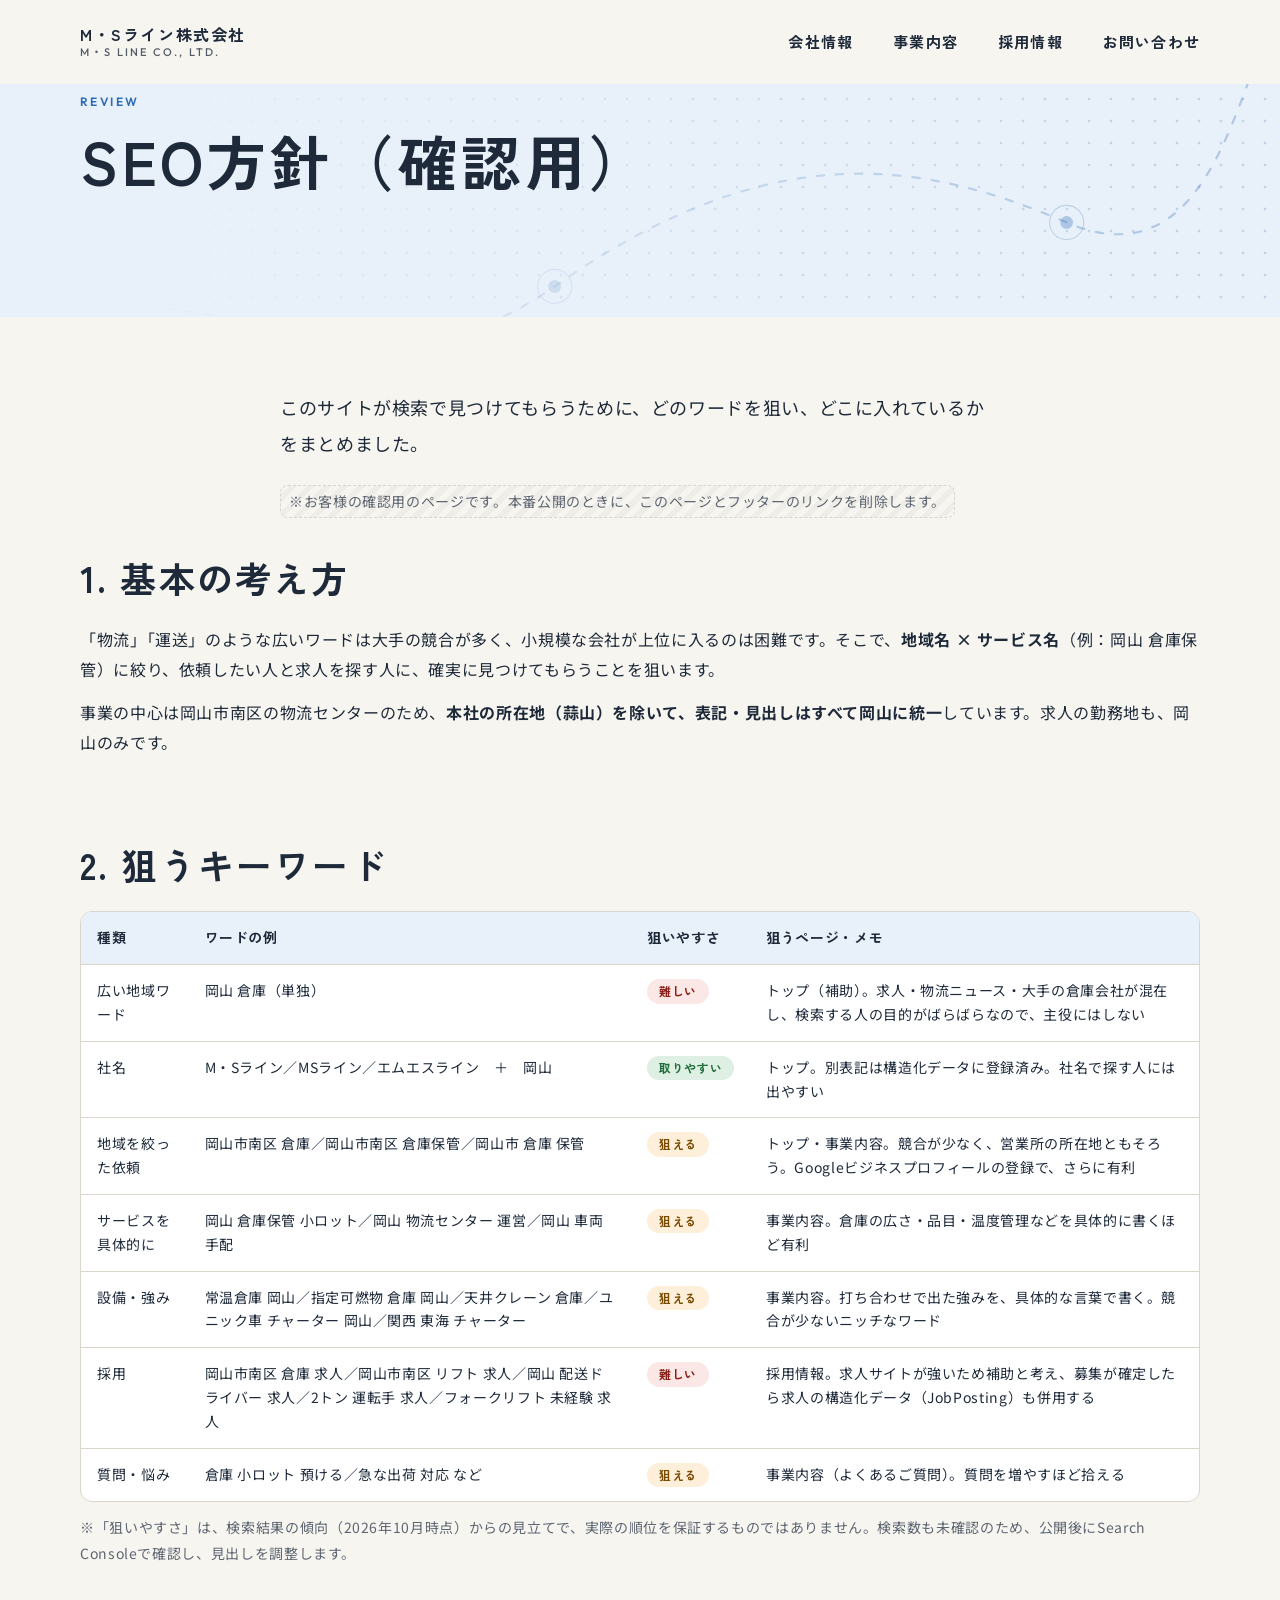
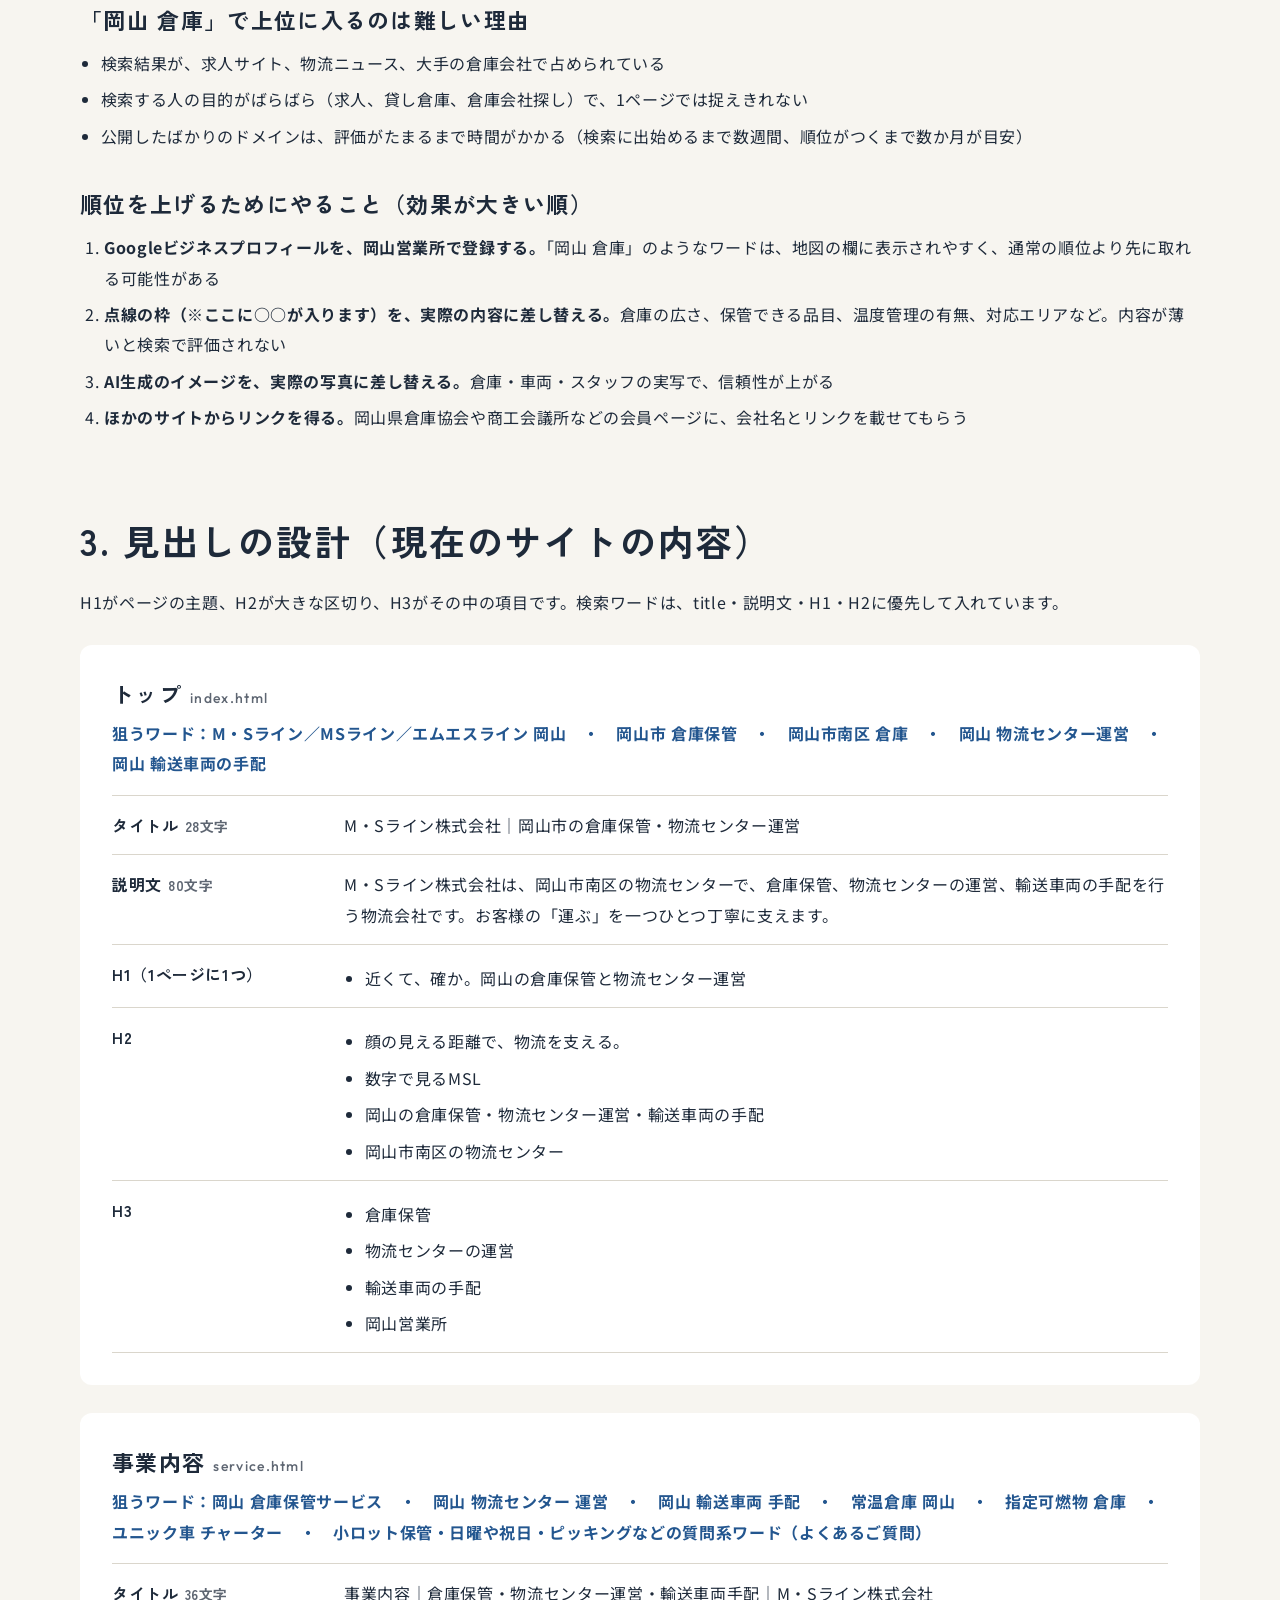
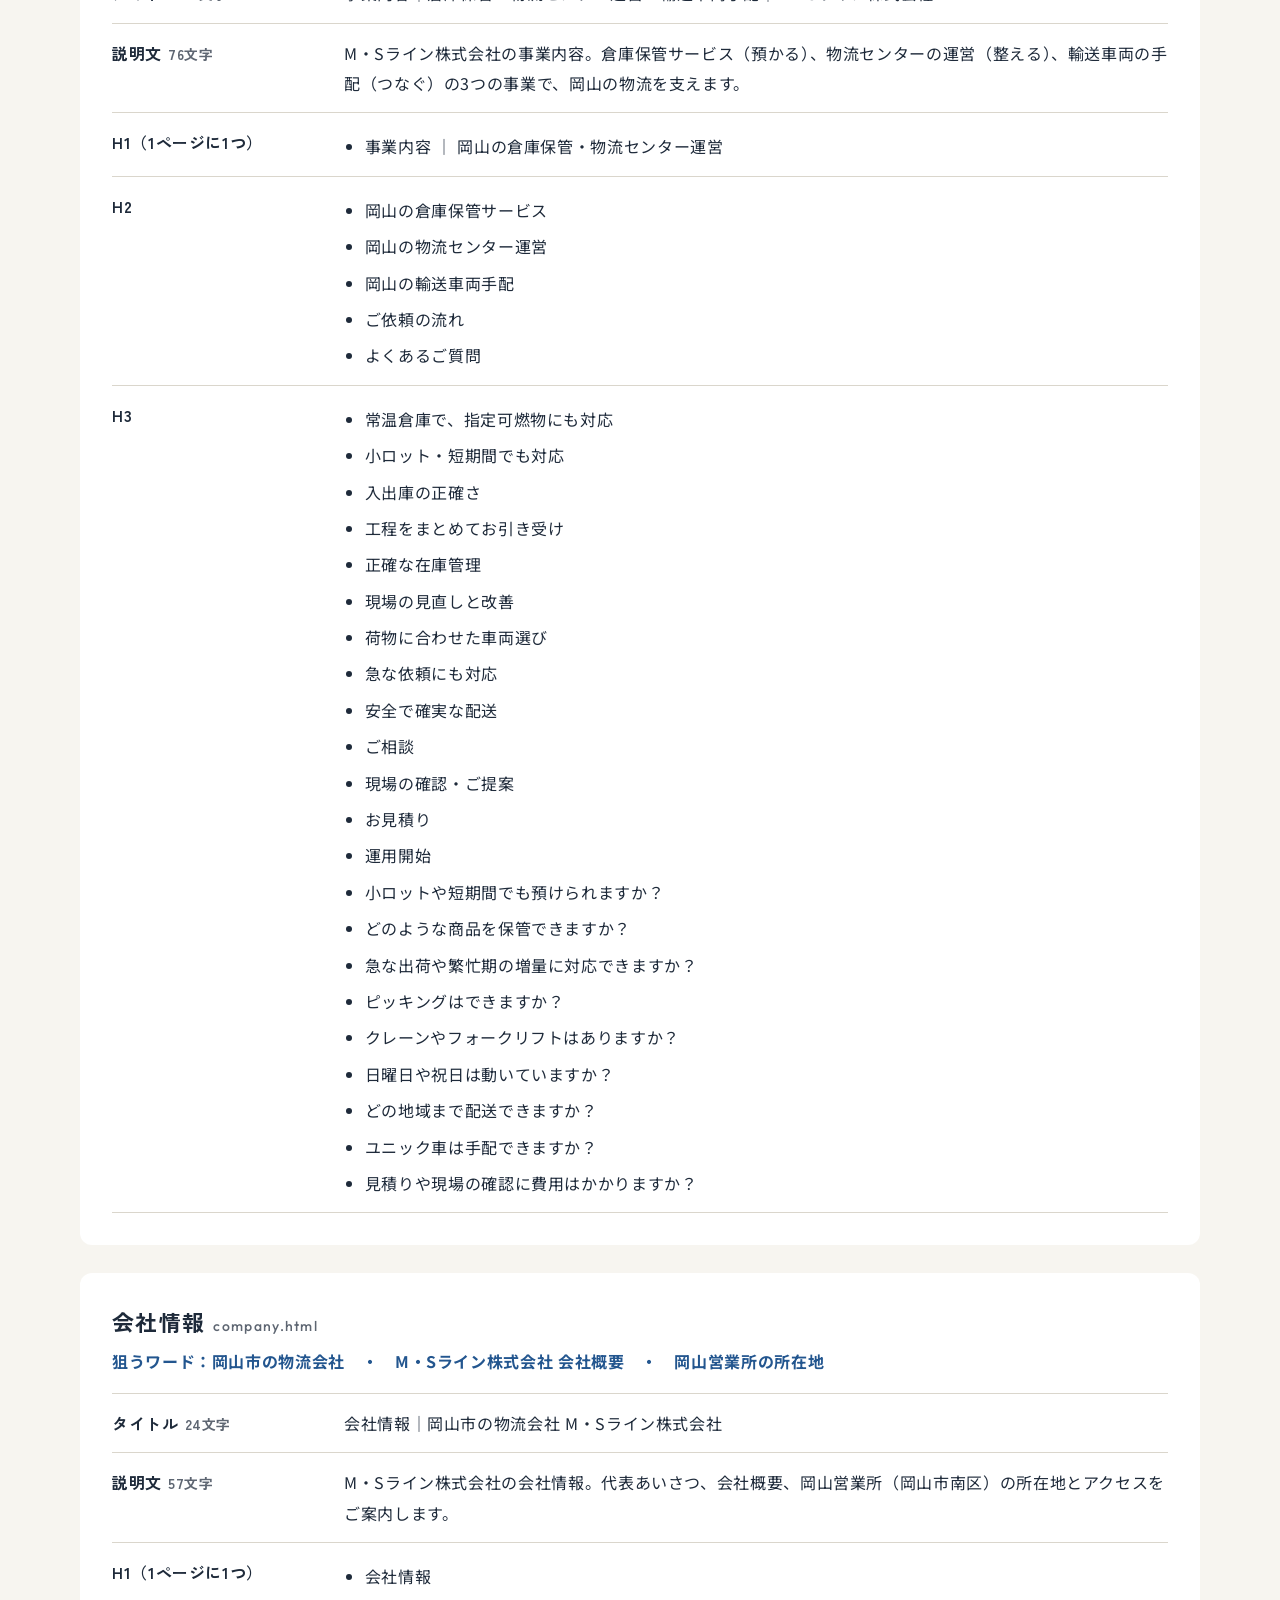
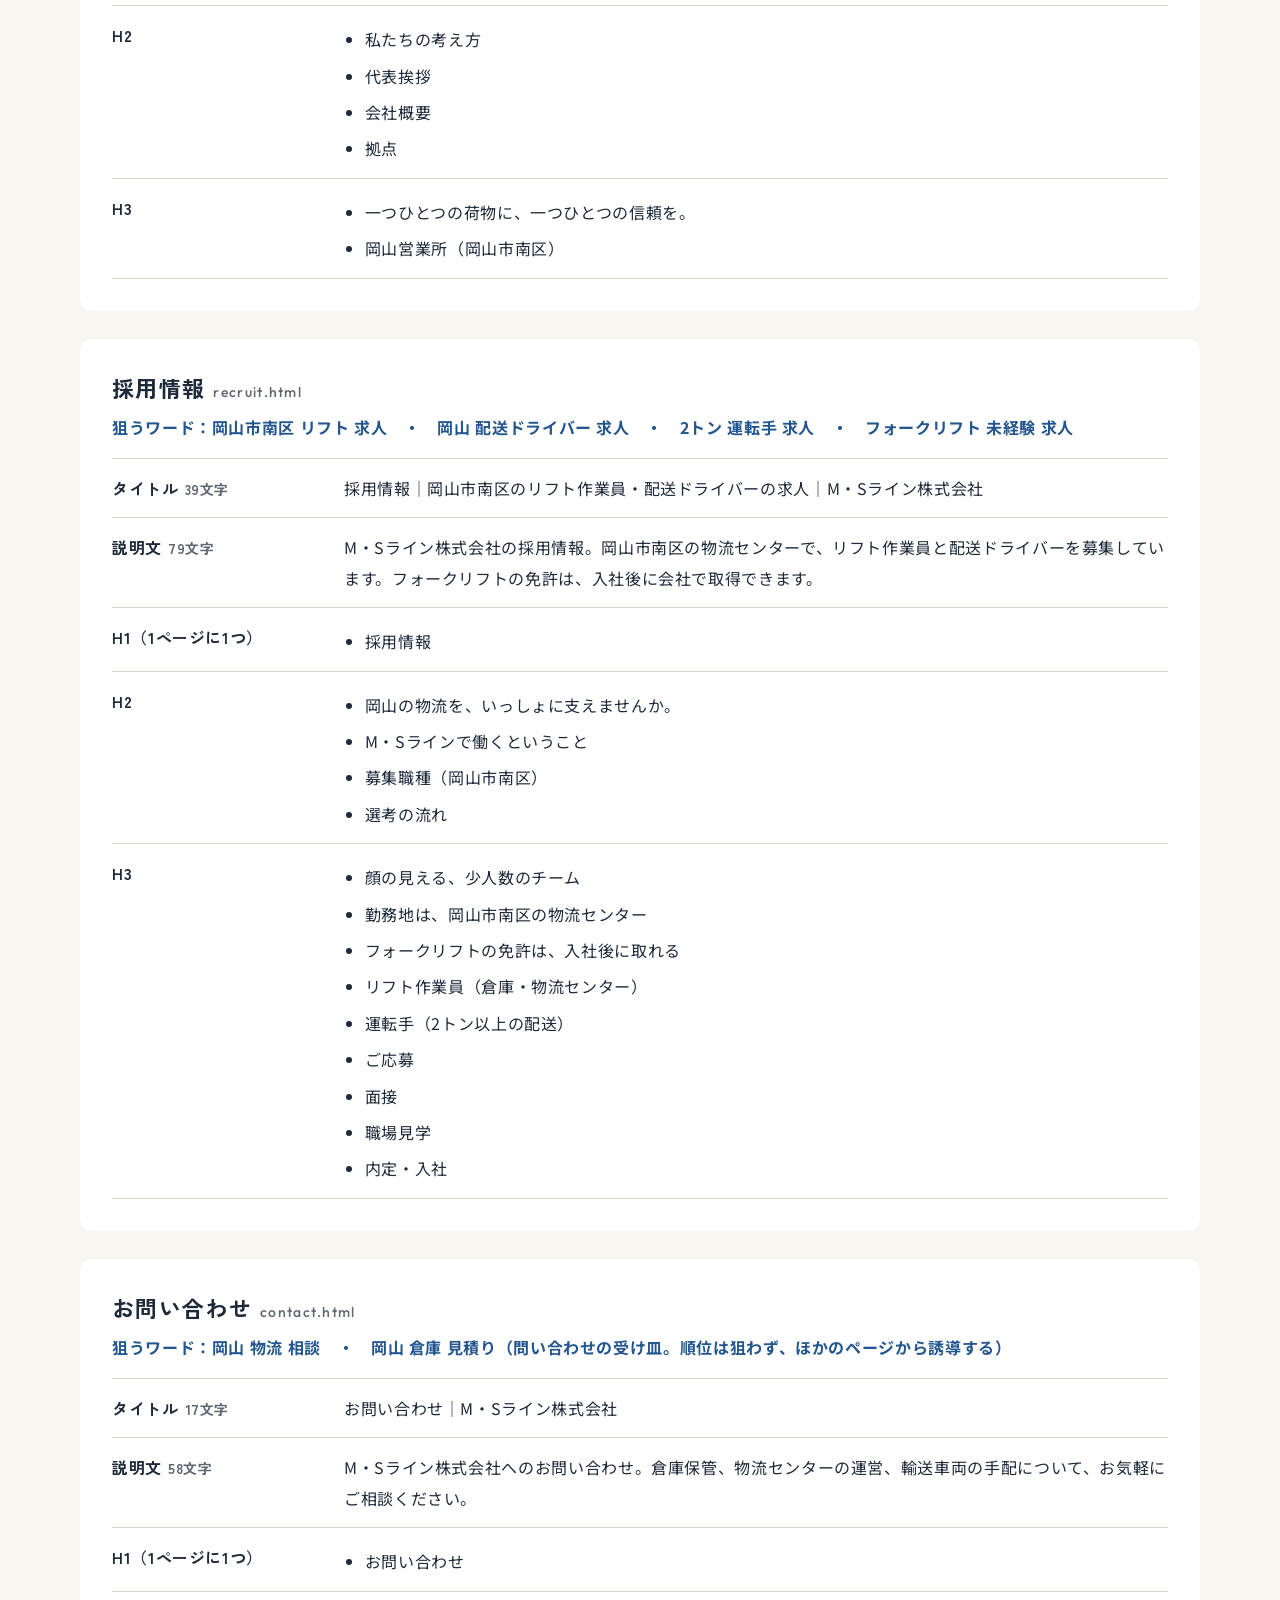
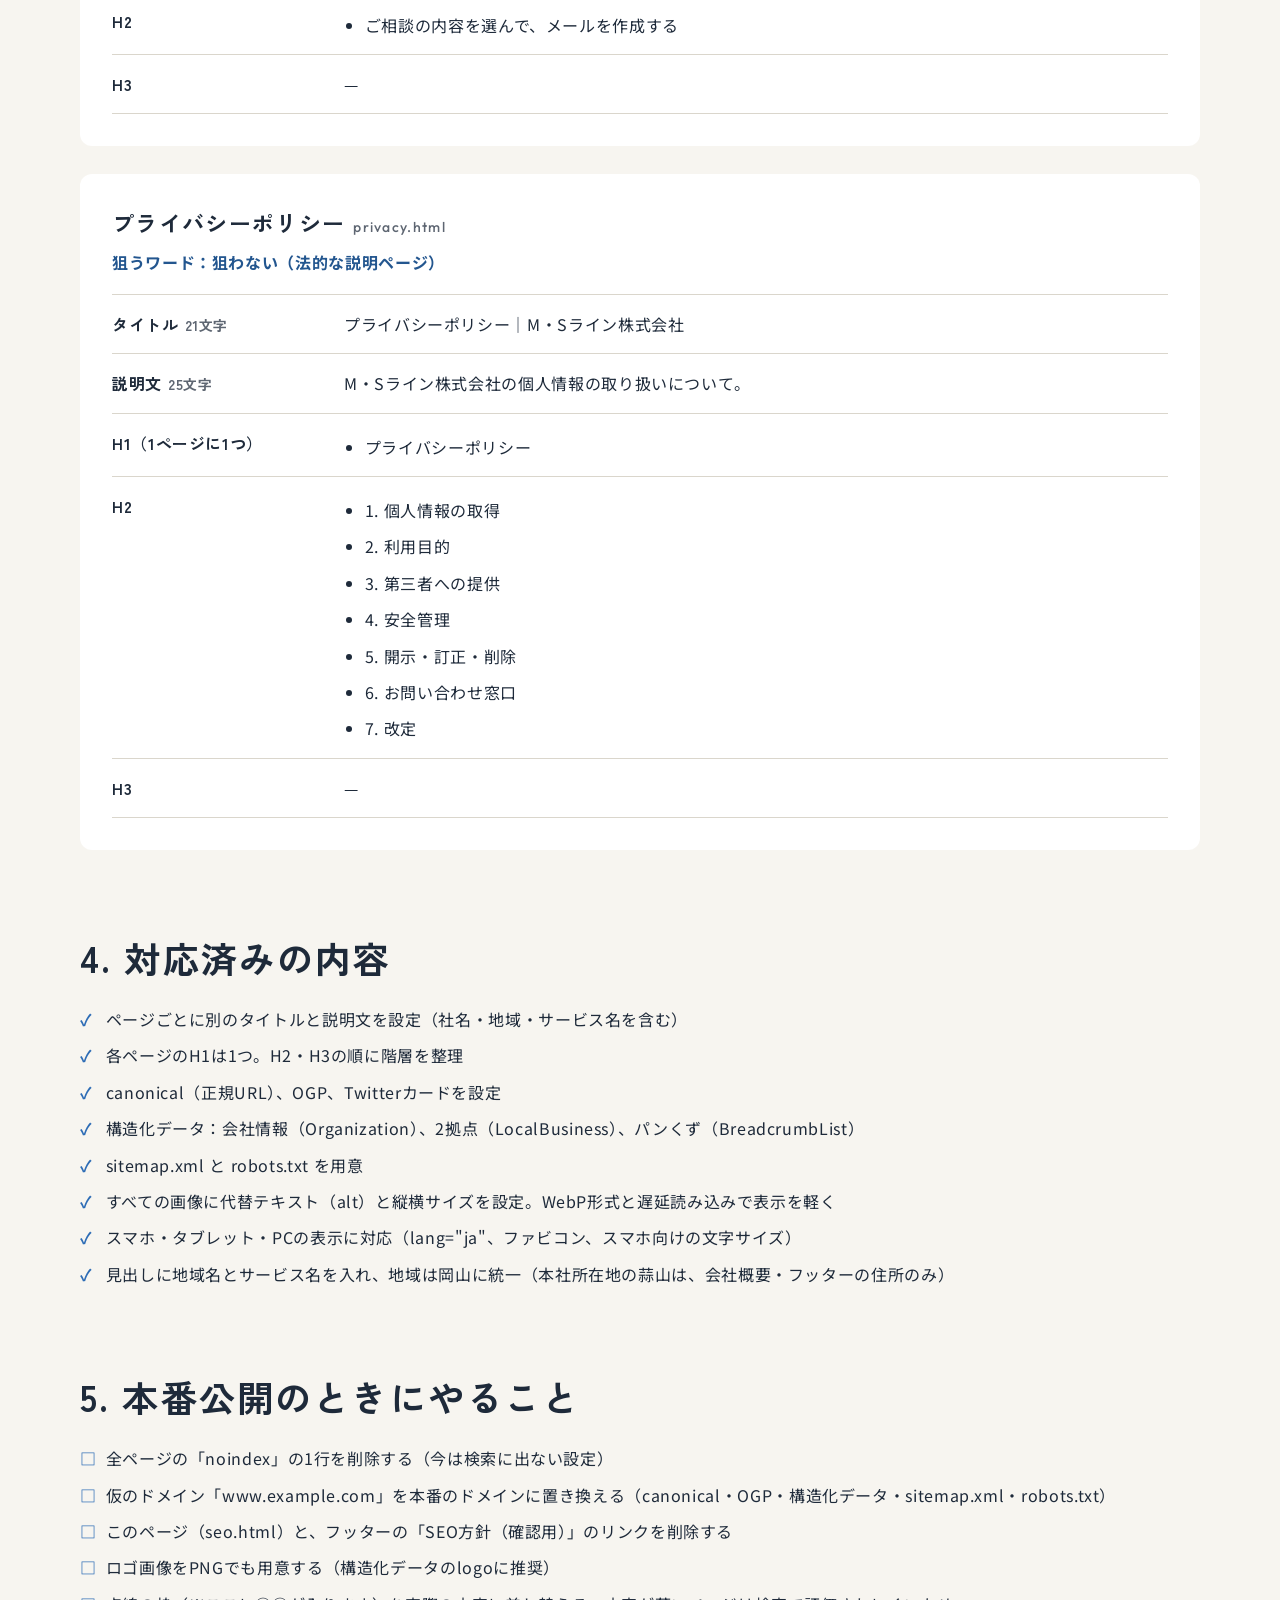
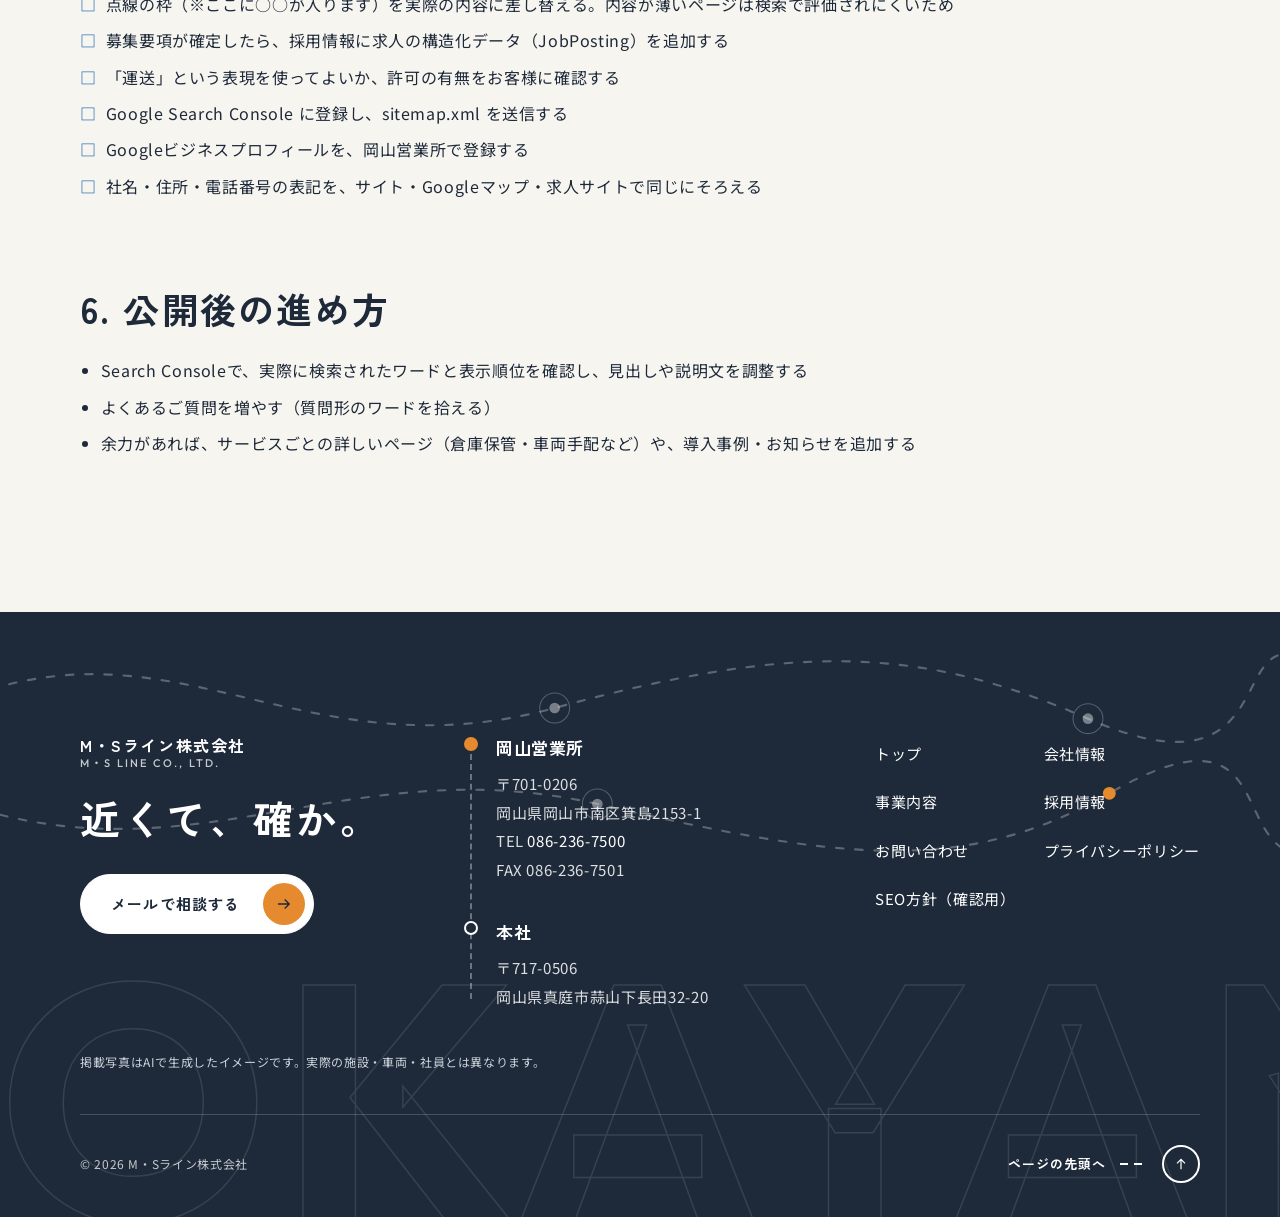
<file: seo.html>
<!doctype html>
<html lang="ja">
<head>
<meta charset="utf-8">
<meta name="viewport" content="width=device-width, initial-scale=1">
<!-- 確認用ページ。noindex は消さず、本番公開時はこのファイルごと削除してください -->
<meta name="robots" content="noindex, nofollow">
<title>SEO方針（確認用）｜M・Sライン株式会社</title>
<meta name="description" content="確認用のページです。SEOで狙うキーワードと見出しの設計をまとめています。">
<meta name="theme-color" content="#1E2A3A">
<link rel="icon" href="favicon.svg" type="image/svg+xml">
<link rel="preconnect" href="https://fonts.googleapis.com">
<link rel="preconnect" href="https://fonts.gstatic.com" crossorigin>
<link rel="stylesheet" href="https://fonts.googleapis.com/css2?family=Noto+Sans+JP:wght@400;500&family=Outfit:wght@500;600&family=Zen+Kaku+Gothic+New:wght@700&display=swap">
<link rel="stylesheet" href="assets/css/style.css?v=19">
<script src="assets/js/main.js?v=19" defer></script>
</head>
<body>
<a class="skip-link" href="#main">本文へスキップ</a>

<header class="site-header">
  <div class="container site-header__inner">
    <a class="logo" href="index.html" aria-label="M・Sライン株式会社 トップへ">
      <span class="logo__name">M・Sライン株式会社<small>M・S LINE CO., LTD.</small></span>
    </a>
    <button class="menu-btn" type="button" aria-expanded="false" aria-controls="gnav" aria-label="メニューを開く">
      <span class="menu-btn__bar"></span><span class="menu-btn__bar"></span><span class="menu-btn__bar"></span>
    </button>
    <nav class="gnav" id="gnav" aria-label="メインメニュー">
      <ul class="gnav__list">
        <li><a class="gnav__link" href="company.html">会社情報</a></li>
        <li><a class="gnav__link" href="service.html">事業内容</a></li>
        <li><a class="gnav__link" href="recruit.html">採用情報</a></li>
        <li data-contact><a class="gnav__link" href="contact.html">お問い合わせ</a></li>
      </ul>
    </nav>
  </div>
</header>

<main id="main">
  <div class="page-hero page-hero--plain">
    <div class="page-hero__body container">
      <p class="label-en page-hero__en">Review</p>
      <h1 class="page-hero__title">SEO方針（確認用）</h1>
    </div>
  </div>

  <section class="section" style="padding-top:clamp(40px,6vw,72px)" aria-label="SEO方針">
    <div class="container container--text">
      <p class="lead">このサイトが検索で見つけてもらうために、どのワードを狙い、どこに入れているかをまとめました。</p>
      <p class="review-note"><span class="note-dummy">※お客様の確認用のページです。本番公開のときに、このページとフッターのリンクを削除します。</span></p>
    </div>
    <div class="container">
      <div class="seo-sec">
        <h2>1. 基本の考え方</h2>
        <p>「物流」「運送」のような広いワードは大手の競合が多く、小規模な会社が上位に入るのは困難です。そこで、<strong>地域名 × サービス名</strong>（例：岡山 倉庫保管）に絞り、依頼したい人と求人を探す人に、確実に見つけてもらうことを狙います。</p>
        <p>事業の中心は岡山市南区の物流センターのため、<strong>本社の所在地（蒜山）を除いて、表記・見出しはすべて岡山に統一</strong>しています。求人の勤務地も、岡山のみです。</p>
      </div>

      <div class="seo-sec">
        <h2>2. 狙うキーワード</h2>
        <div class="table-wrap">
          <table class="seo-table">
            <thead><tr><th>種類</th><th>ワードの例</th><th>狙いやすさ</th><th>狙うページ・メモ</th></tr></thead>
            <tbody>
              <tr><td>広い地域ワード</td><td>岡山 倉庫（単独）</td><td><span class="seo-level seo-level--hard">難しい</span></td><td>トップ（補助）。求人・物流ニュース・大手の倉庫会社が混在し、検索する人の目的がばらばらなので、主役にはしない</td></tr>
              <tr><td>社名</td><td>M・Sライン／MSライン／エムエスライン　＋　岡山</td><td><span class="seo-level seo-level--easy">取りやすい</span></td><td>トップ。別表記は構造化データに登録済み。社名で探す人には出やすい</td></tr>
              <tr><td>地域を絞った依頼</td><td>岡山市南区 倉庫／岡山市南区 倉庫保管／岡山市 倉庫 保管</td><td><span class="seo-level seo-level--ok">狙える</span></td><td>トップ・事業内容。競合が少なく、営業所の所在地ともそろう。Googleビジネスプロフィールの登録で、さらに有利</td></tr>
              <tr><td>サービスを具体的に</td><td>岡山 倉庫保管 小ロット／岡山 物流センター 運営／岡山 車両 手配</td><td><span class="seo-level seo-level--ok">狙える</span></td><td>事業内容。倉庫の広さ・品目・温度管理などを具体的に書くほど有利</td></tr>
              <tr><td>設備・強み</td><td>常温倉庫 岡山／指定可燃物 倉庫 岡山／天井クレーン 倉庫／ユニック車 チャーター 岡山／関西 東海 チャーター</td><td><span class="seo-level seo-level--ok">狙える</span></td><td>事業内容。打ち合わせで出た強みを、具体的な言葉で書く。競合が少ないニッチなワード</td></tr>
              <tr><td>採用</td><td>岡山市南区 倉庫 求人／岡山市南区 リフト 求人／岡山 配送ドライバー 求人／2トン 運転手 求人／フォークリフト 未経験 求人</td><td><span class="seo-level seo-level--hard">難しい</span></td><td>採用情報。求人サイトが強いため補助と考え、募集が確定したら求人の構造化データ（JobPosting）も併用する</td></tr>
              <tr><td>質問・悩み</td><td>倉庫 小ロット 預ける／急な出荷 対応 など</td><td><span class="seo-level seo-level--ok">狙える</span></td><td>事業内容（よくあるご質問）。質問を増やすほど拾える</td></tr>
            </tbody>
          </table>
        </div>
        <p class="muted" style="font-size:var(--fs-small)">※「狙いやすさ」は、検索結果の傾向（2026年10月時点）からの見立てで、実際の順位を保証するものではありません。検索数も未確認のため、公開後にSearch Consoleで確認し、見出しを調整します。</p>

        <h3 class="seo-sub">「岡山 倉庫」で上位に入るのは難しい理由</h3>
        <ul class="seo-list">
          <li>検索結果が、求人サイト、物流ニュース、大手の倉庫会社で占められている</li>
          <li>検索する人の目的がばらばら（求人、貸し倉庫、倉庫会社探し）で、1ページでは捉えきれない</li>
          <li>公開したばかりのドメインは、評価がたまるまで時間がかかる（検索に出始めるまで数週間、順位がつくまで数か月が目安）</li>
        </ul>

        <h3 class="seo-sub">順位を上げるためにやること（効果が大きい順）</h3>
        <ol class="seo-list seo-list--num">
          <li><strong>Googleビジネスプロフィールを、岡山営業所で登録する。</strong>「岡山 倉庫」のようなワードは、地図の欄に表示されやすく、通常の順位より先に取れる可能性がある</li>
          <li><strong>点線の枠（※ここに○○が入ります）を、実際の内容に差し替える。</strong>倉庫の広さ、保管できる品目、温度管理の有無、対応エリアなど。内容が薄いと検索で評価されない</li>
          <li><strong>AI生成のイメージを、実際の写真に差し替える。</strong>倉庫・車両・スタッフの実写で、信頼性が上がる</li>
          <li><strong>ほかのサイトからリンクを得る。</strong>岡山県倉庫協会や商工会議所などの会員ページに、会社名とリンクを載せてもらう</li>
        </ol>
      </div>

      <div class="seo-sec">
        <h2>3. 見出しの設計（現在のサイトの内容）</h2>
        <p>H1がページの主題、H2が大きな区切り、H3がその中の項目です。検索ワードは、title・説明文・H1・H2に優先して入れています。</p>
      <article class="seo-page">
        <h3>トップ<span class="seo-page__file">index.html</span></h3>
        <p class="seo-page__kw">狙うワード：M・Sライン／MSライン／エムエスライン 岡山　・　岡山市 倉庫保管　・　岡山市南区 倉庫　・　岡山 物流センター運営　・　岡山 輸送車両の手配</p>
        <dl class="outline">
          <div class="outline__row"><dt>タイトル<span class="seo-count">28文字</span></dt><dd>M・Sライン株式会社｜岡山市の倉庫保管・物流センター運営</dd></div>
          <div class="outline__row"><dt>説明文<span class="seo-count">80文字</span></dt><dd>M・Sライン株式会社は、岡山市南区の物流センターで、倉庫保管、物流センターの運営、輸送車両の手配を行う物流会社です。お客様の「運ぶ」を一つひとつ丁寧に支えます。</dd></div>
          <div class="outline__row"><dt>H1（1ページに1つ）</dt><dd><ul class="seo-list"><li>近くて、確か。岡山の倉庫保管と物流センター運営</li></ul></dd></div>
          <div class="outline__row"><dt>H2</dt><dd><ul class="seo-list"><li>顔の見える距離で、物流を支える。</li><li>数字で見るMSL</li><li>岡山の倉庫保管・物流センター運営・輸送車両の手配</li><li>岡山市南区の物流センター</li></ul></dd></div>
          <div class="outline__row"><dt>H3</dt><dd><ul class="seo-list"><li>倉庫保管</li><li>物流センターの運営</li><li>輸送車両の手配</li><li>岡山営業所</li></ul></dd></div>
        </dl>
      </article>
      <article class="seo-page">
        <h3>事業内容<span class="seo-page__file">service.html</span></h3>
        <p class="seo-page__kw">狙うワード：岡山 倉庫保管サービス　・　岡山 物流センター 運営　・　岡山 輸送車両 手配　・　常温倉庫 岡山　・　指定可燃物 倉庫　・　ユニック車 チャーター　・　小ロット保管・日曜や祝日・ピッキングなどの質問系ワード（よくあるご質問）</p>
        <dl class="outline">
          <div class="outline__row"><dt>タイトル<span class="seo-count">36文字</span></dt><dd>事業内容｜倉庫保管・物流センター運営・輸送車両手配｜M・Sライン株式会社</dd></div>
          <div class="outline__row"><dt>説明文<span class="seo-count">76文字</span></dt><dd>M・Sライン株式会社の事業内容。倉庫保管サービス（預かる）、物流センターの運営（整える）、輸送車両の手配（つなぐ）の3つの事業で、岡山の物流を支えます。</dd></div>
          <div class="outline__row"><dt>H1（1ページに1つ）</dt><dd><ul class="seo-list"><li>事業内容 ｜ 岡山の倉庫保管・物流センター運営</li></ul></dd></div>
          <div class="outline__row"><dt>H2</dt><dd><ul class="seo-list"><li>岡山の倉庫保管サービス</li><li>岡山の物流センター運営</li><li>岡山の輸送車両手配</li><li>ご依頼の流れ</li><li>よくあるご質問</li></ul></dd></div>
          <div class="outline__row"><dt>H3</dt><dd><ul class="seo-list"><li>常温倉庫で、指定可燃物にも対応</li><li>小ロット・短期間でも対応</li><li>入出庫の正確さ</li><li>工程をまとめてお引き受け</li><li>正確な在庫管理</li><li>現場の見直しと改善</li><li>荷物に合わせた車両選び</li><li>急な依頼にも対応</li><li>安全で確実な配送</li><li>ご相談</li><li>現場の確認・ご提案</li><li>お見積り</li><li>運用開始</li><li>小ロットや短期間でも預けられますか？</li><li>どのような商品を保管できますか？</li><li>急な出荷や繁忙期の増量に対応できますか？</li><li>ピッキングはできますか？</li><li>クレーンやフォークリフトはありますか？</li><li>日曜日や祝日は動いていますか？</li><li>どの地域まで配送できますか？</li><li>ユニック車は手配できますか？</li><li>見積りや現場の確認に費用はかかりますか？</li></ul></dd></div>
        </dl>
      </article>
      <article class="seo-page">
        <h3>会社情報<span class="seo-page__file">company.html</span></h3>
        <p class="seo-page__kw">狙うワード：岡山市の物流会社　・　M・Sライン株式会社 会社概要　・　岡山営業所の所在地</p>
        <dl class="outline">
          <div class="outline__row"><dt>タイトル<span class="seo-count">24文字</span></dt><dd>会社情報｜岡山市の物流会社 M・Sライン株式会社</dd></div>
          <div class="outline__row"><dt>説明文<span class="seo-count">57文字</span></dt><dd>M・Sライン株式会社の会社情報。代表あいさつ、会社概要、岡山営業所（岡山市南区）の所在地とアクセスをご案内します。</dd></div>
          <div class="outline__row"><dt>H1（1ページに1つ）</dt><dd><ul class="seo-list"><li>会社情報</li></ul></dd></div>
          <div class="outline__row"><dt>H2</dt><dd><ul class="seo-list"><li>私たちの考え方</li><li>代表挨拶</li><li>会社概要</li><li>拠点</li></ul></dd></div>
          <div class="outline__row"><dt>H3</dt><dd><ul class="seo-list"><li>一つひとつの荷物に、一つひとつの信頼を。</li><li>岡山営業所（岡山市南区）</li></ul></dd></div>
        </dl>
      </article>
      <article class="seo-page">
        <h3>採用情報<span class="seo-page__file">recruit.html</span></h3>
        <p class="seo-page__kw">狙うワード：岡山市南区 リフト 求人　・　岡山 配送ドライバー 求人　・　2トン 運転手 求人　・　フォークリフト 未経験 求人</p>
        <dl class="outline">
          <div class="outline__row"><dt>タイトル<span class="seo-count">39文字</span></dt><dd>採用情報｜岡山市南区のリフト作業員・配送ドライバーの求人｜M・Sライン株式会社</dd></div>
          <div class="outline__row"><dt>説明文<span class="seo-count">79文字</span></dt><dd>M・Sライン株式会社の採用情報。岡山市南区の物流センターで、リフト作業員と配送ドライバーを募集しています。フォークリフトの免許は、入社後に会社で取得できます。</dd></div>
          <div class="outline__row"><dt>H1（1ページに1つ）</dt><dd><ul class="seo-list"><li>採用情報</li></ul></dd></div>
          <div class="outline__row"><dt>H2</dt><dd><ul class="seo-list"><li>岡山の物流を、いっしょに支えませんか。</li><li>M・Sラインで働くということ</li><li>募集職種（岡山市南区）</li><li>選考の流れ</li></ul></dd></div>
          <div class="outline__row"><dt>H3</dt><dd><ul class="seo-list"><li>顔の見える、少人数のチーム</li><li>勤務地は、岡山市南区の物流センター</li><li>フォークリフトの免許は、入社後に取れる</li><li>リフト作業員（倉庫・物流センター）</li><li>運転手（2トン以上の配送）</li><li>ご応募</li><li>面接</li><li>職場見学</li><li>内定・入社</li></ul></dd></div>
        </dl>
      </article>
      <article class="seo-page">
        <h3>お問い合わせ<span class="seo-page__file">contact.html</span></h3>
        <p class="seo-page__kw">狙うワード：岡山 物流 相談　・　岡山 倉庫 見積り（問い合わせの受け皿。順位は狙わず、ほかのページから誘導する）</p>
        <dl class="outline">
          <div class="outline__row"><dt>タイトル<span class="seo-count">17文字</span></dt><dd>お問い合わせ｜M・Sライン株式会社</dd></div>
          <div class="outline__row"><dt>説明文<span class="seo-count">58文字</span></dt><dd>M・Sライン株式会社へのお問い合わせ。倉庫保管、物流センターの運営、輸送車両の手配について、お気軽にご相談ください。</dd></div>
          <div class="outline__row"><dt>H1（1ページに1つ）</dt><dd><ul class="seo-list"><li>お問い合わせ</li></ul></dd></div>
          <div class="outline__row"><dt>H2</dt><dd><ul class="seo-list"><li>ご相談の内容を選んで、メールを作成する</li></ul></dd></div>
          <div class="outline__row"><dt>H3</dt><dd>—</dd></div>
        </dl>
      </article>
      <article class="seo-page">
        <h3>プライバシーポリシー<span class="seo-page__file">privacy.html</span></h3>
        <p class="seo-page__kw">狙うワード：狙わない（法的な説明ページ）</p>
        <dl class="outline">
          <div class="outline__row"><dt>タイトル<span class="seo-count">21文字</span></dt><dd>プライバシーポリシー｜M・Sライン株式会社</dd></div>
          <div class="outline__row"><dt>説明文<span class="seo-count">25文字</span></dt><dd>M・Sライン株式会社の個人情報の取り扱いについて。</dd></div>
          <div class="outline__row"><dt>H1（1ページに1つ）</dt><dd><ul class="seo-list"><li>プライバシーポリシー</li></ul></dd></div>
          <div class="outline__row"><dt>H2</dt><dd><ul class="seo-list"><li>1. 個人情報の取得</li><li>2. 利用目的</li><li>3. 第三者への提供</li><li>4. 安全管理</li><li>5. 開示・訂正・削除</li><li>6. お問い合わせ窓口</li><li>7. 改定</li></ul></dd></div>
          <div class="outline__row"><dt>H3</dt><dd>—</dd></div>
        </dl>
      </article>
      </div>

      <div class="seo-sec">
        <h2>4. 対応済みの内容</h2>
        <ul class="seo-list seo-list--check">
          <li>ページごとに別のタイトルと説明文を設定（社名・地域・サービス名を含む）</li>
          <li>各ページのH1は1つ。H2・H3の順に階層を整理</li>
          <li>canonical（正規URL）、OGP、Twitterカードを設定</li>
          <li>構造化データ：会社情報（Organization）、2拠点（LocalBusiness）、パンくず（BreadcrumbList）</li>
          <li>sitemap.xml と robots.txt を用意</li>
          <li>すべての画像に代替テキスト（alt）と縦横サイズを設定。WebP形式と遅延読み込みで表示を軽く</li>
          <li>スマホ・タブレット・PCの表示に対応（lang="ja"、ファビコン、スマホ向けの文字サイズ）</li>
          <li>見出しに地域名とサービス名を入れ、地域は岡山に統一（本社所在地の蒜山は、会社概要・フッターの住所のみ）</li>
        </ul>
      </div>

      <div class="seo-sec">
        <h2>5. 本番公開のときにやること</h2>
        <ul class="seo-list seo-list--check seo-list--todo">
          <li>全ページの「noindex」の1行を削除する（今は検索に出ない設定）</li>
          <li>仮のドメイン「www.example.com」を本番のドメインに置き換える（canonical・OGP・構造化データ・sitemap.xml・robots.txt）</li>
          <li>このページ（seo.html）と、フッターの「SEO方針（確認用）」のリンクを削除する</li>
          <li>ロゴ画像をPNGでも用意する（構造化データのlogoに推奨）</li>
          <li>点線の枠（※ここに○○が入ります）を実際の内容に差し替える。内容が薄いページは検索で評価されにくいため</li>
          <li>募集要項が確定したら、採用情報に求人の構造化データ（JobPosting）を追加する</li>
          <li>「運送」という表現を使ってよいか、許可の有無をお客様に確認する</li>
          <li>Google Search Console に登録し、sitemap.xml を送信する</li>
          <li>Googleビジネスプロフィールを、岡山営業所で登録する</li>
          <li>社名・住所・電話番号の表記を、サイト・Googleマップ・求人サイトで同じにそろえる</li>
        </ul>
      </div>

      <div class="seo-sec">
        <h2>6. 公開後の進め方</h2>
        <ul class="seo-list">
          <li>Search Consoleで、実際に検索されたワードと表示順位を確認し、見出しや説明文を調整する</li>
          <li>よくあるご質問を増やす（質問形のワードを拾える）</li>
          <li>余力があれば、サービスごとの詳しいページ（倉庫保管・車両手配など）や、導入事例・お知らせを追加する</li>
        </ul>
      </div>
    </div>
  </section>
</main>

<footer class="site-footer" data-word="OKAYAMA">
  <div class="container">
    <div class="footer__top">
      <div class="footer__lead">
        <a class="logo" href="index.html" aria-label="M・Sライン株式会社 トップへ">
          <span class="logo__name">M・Sライン株式会社<small>M・S LINE CO., LTD.</small></span>
        </a>
        <p class="footer__tagline">近くて、確か。</p>
        <p class="footer__cta" data-contact><a class="btn btn--light" href="contact.html">メールで相談する
          <svg class="arrow" viewBox="0 0 24 24" fill="none" stroke="currentColor" stroke-width="1.8" aria-hidden="true"><path d="M4 12h15M13 6l6 6-6 6"/></svg></a></p>
      </div>
      <div class="footer__bases">
        <div class="footer__base">
          <p class="footer__base-name">岡山営業所</p>
          <address>〒701-0206<br>岡山県岡山市南区箕島2153-1<br>TEL <a href="tel:0862367500">086-236-7500</a><br>FAX 086-236-7501</address>
        </div>
        <div class="footer__base">
          <p class="footer__base-name">本社</p>
          <address>〒717-0506<br>岡山県真庭市蒜山下長田32-20</address>
        </div>
      </div>
      <nav class="footer__nav" aria-label="サイトマップ">
        <ul>
          <li><a href="index.html">トップ</a></li>
          <li><a href="company.html">会社情報</a></li>
          <li><a href="service.html">事業内容</a></li>
          <li><a href="recruit.html">採用情報</a></li>
          <li data-contact><a href="contact.html">お問い合わせ</a></li>
          <li data-contact><a href="privacy.html">プライバシーポリシー</a></li>
          <li data-review><a href="seo.html">SEO方針（確認用）</a></li>
        </ul>
      </nav>
    </div>
    <p class="image-disclosure">掲載写真はAIで生成したイメージです。実際の施設・車両・社員とは異なります。</p>
    <div class="footer__bottom">
      <small>&copy; 2026 M・Sライン株式会社</small>
      <a class="footer__pagetop" href="#">ページの先頭へ<svg viewBox="0 0 24 24" fill="none" stroke="currentColor" stroke-width="1.8" aria-hidden="true"><path d="M12 20V5M6 11l6-6 6 6"/></svg></a>
    </div>
  </div>
</footer>
</body>
</html>
</file>
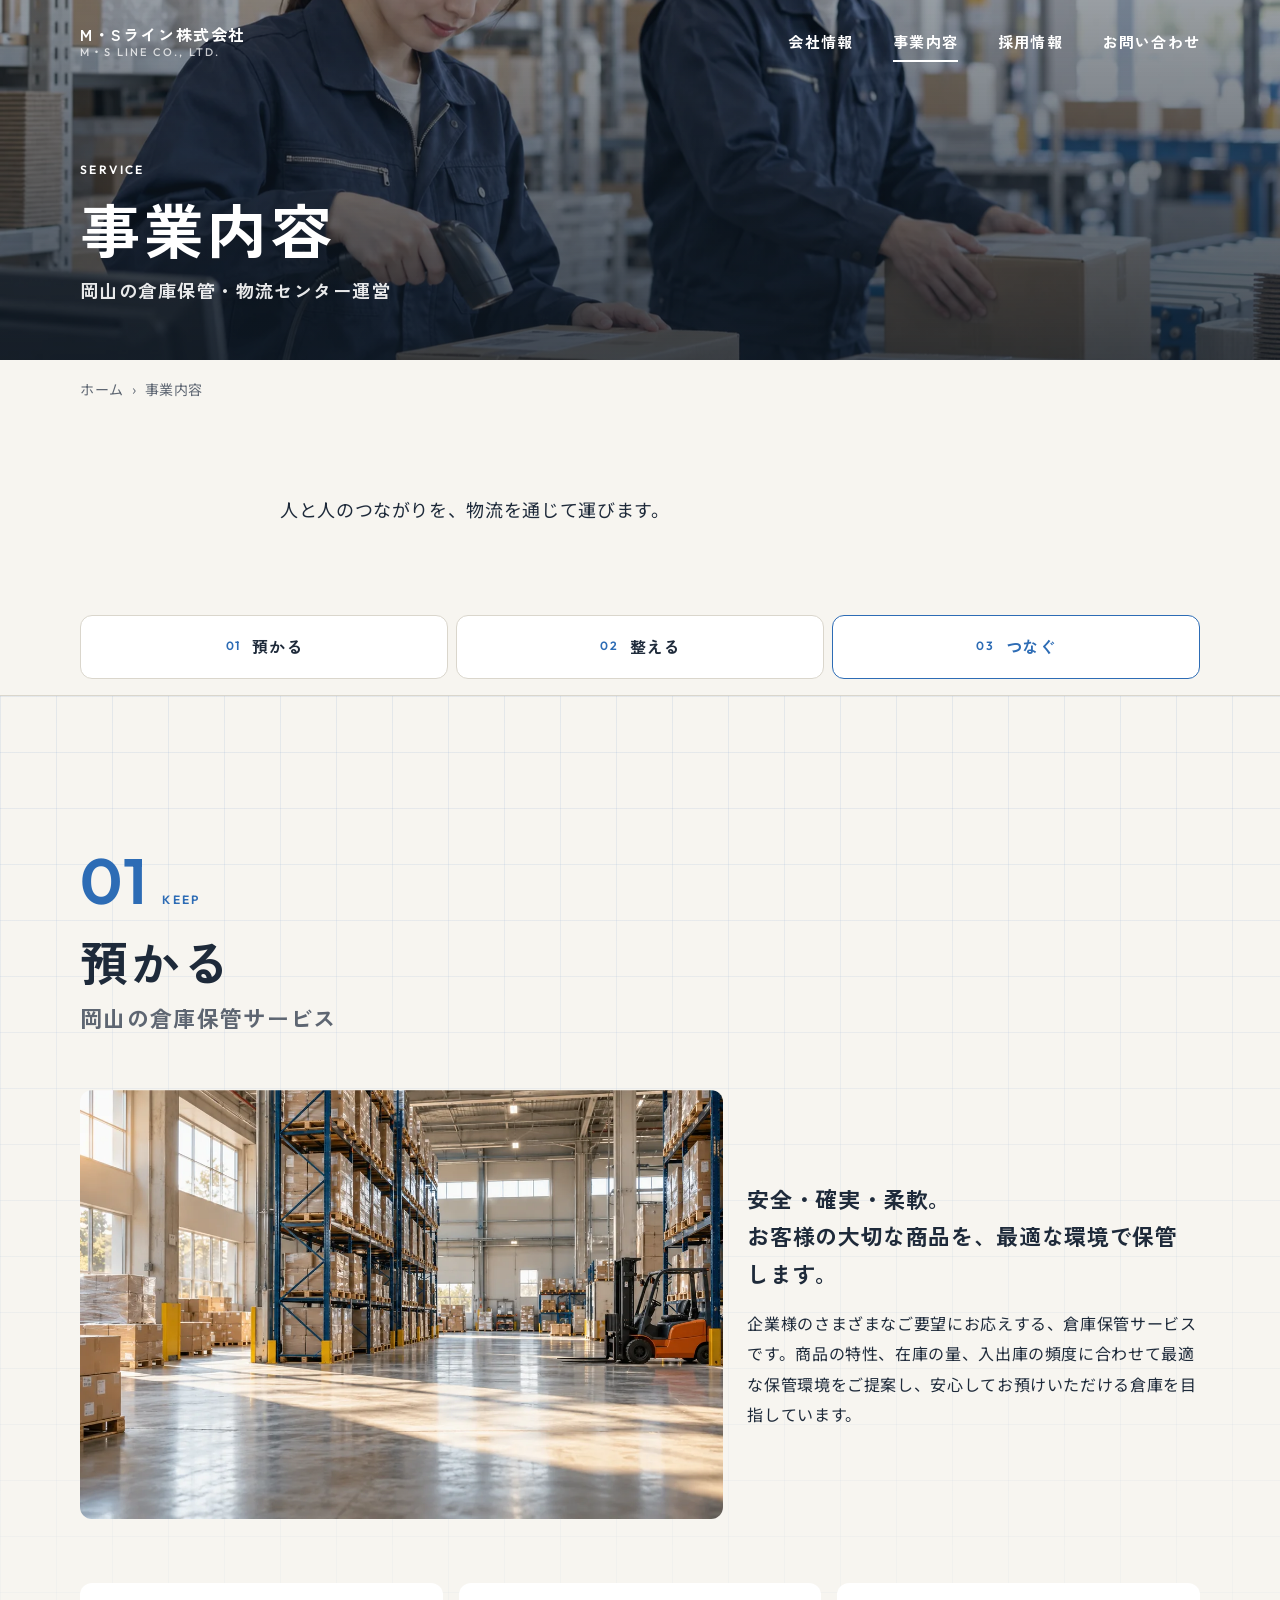
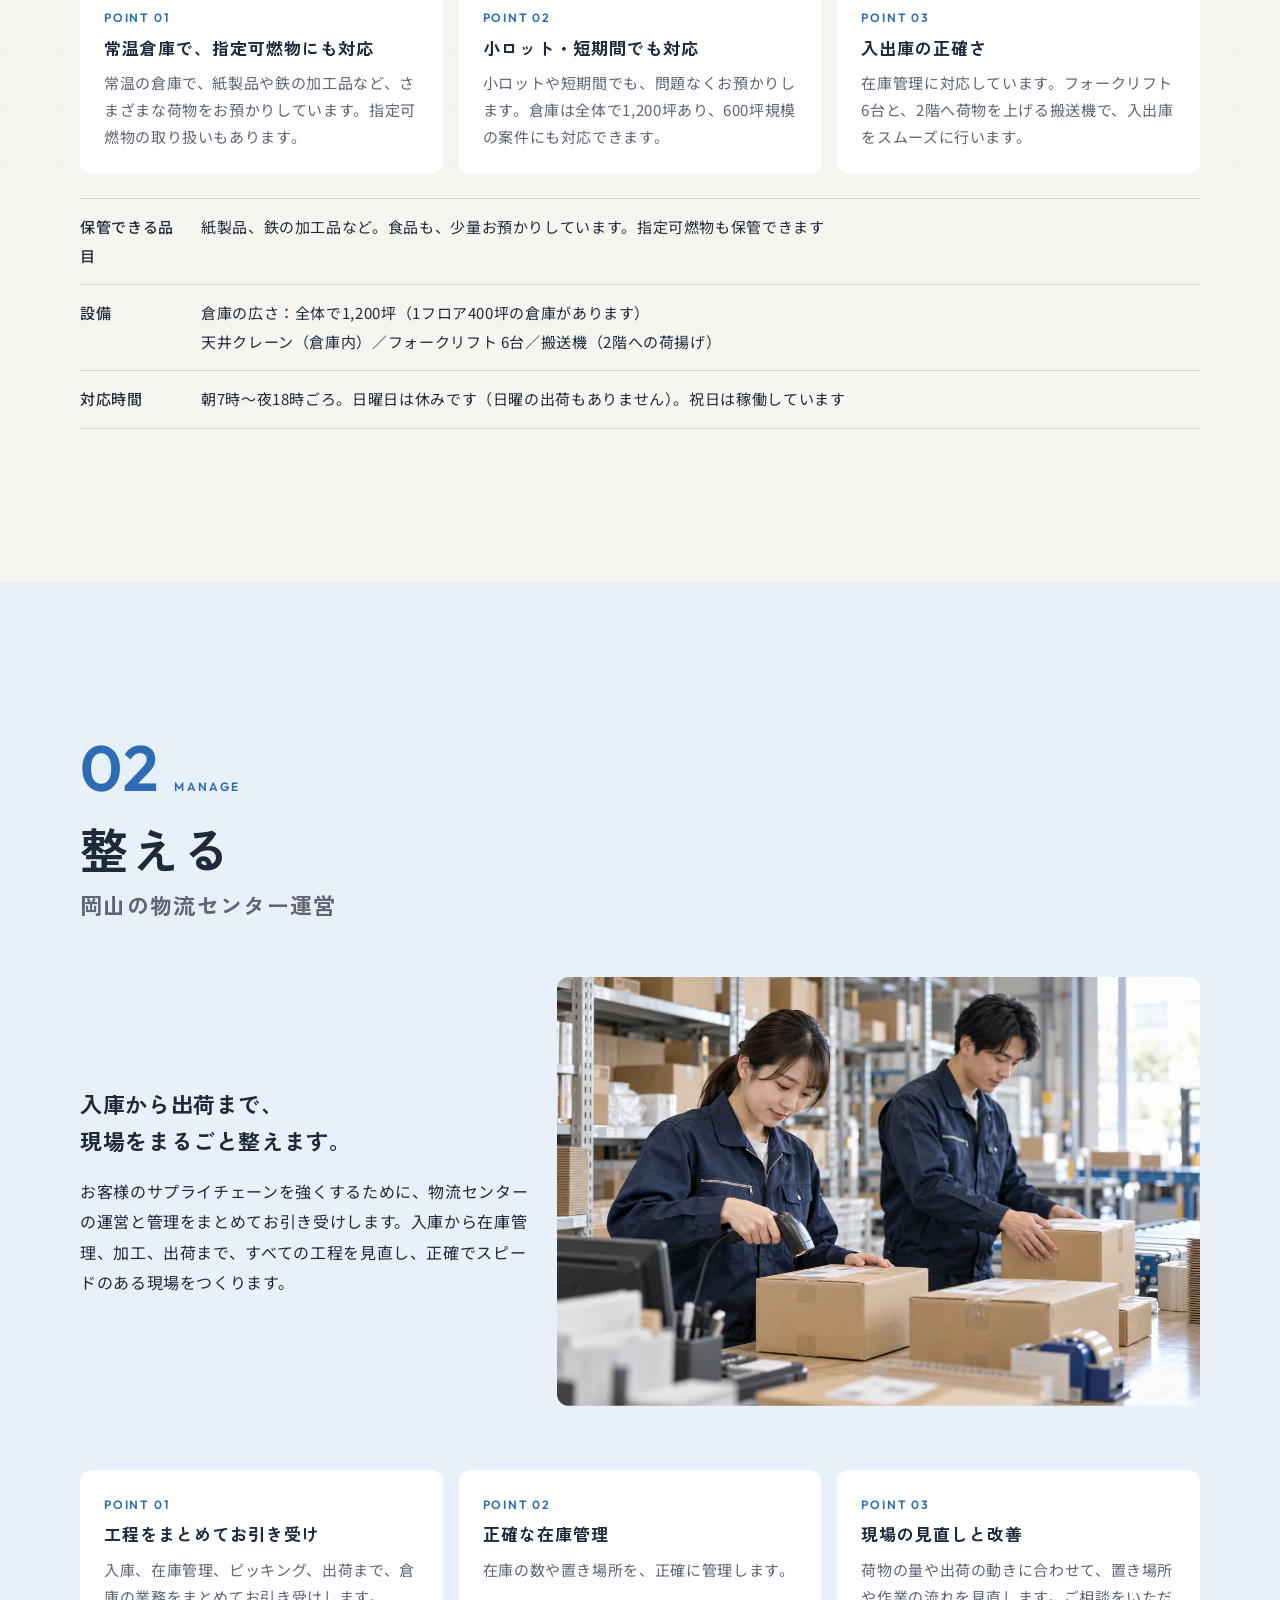
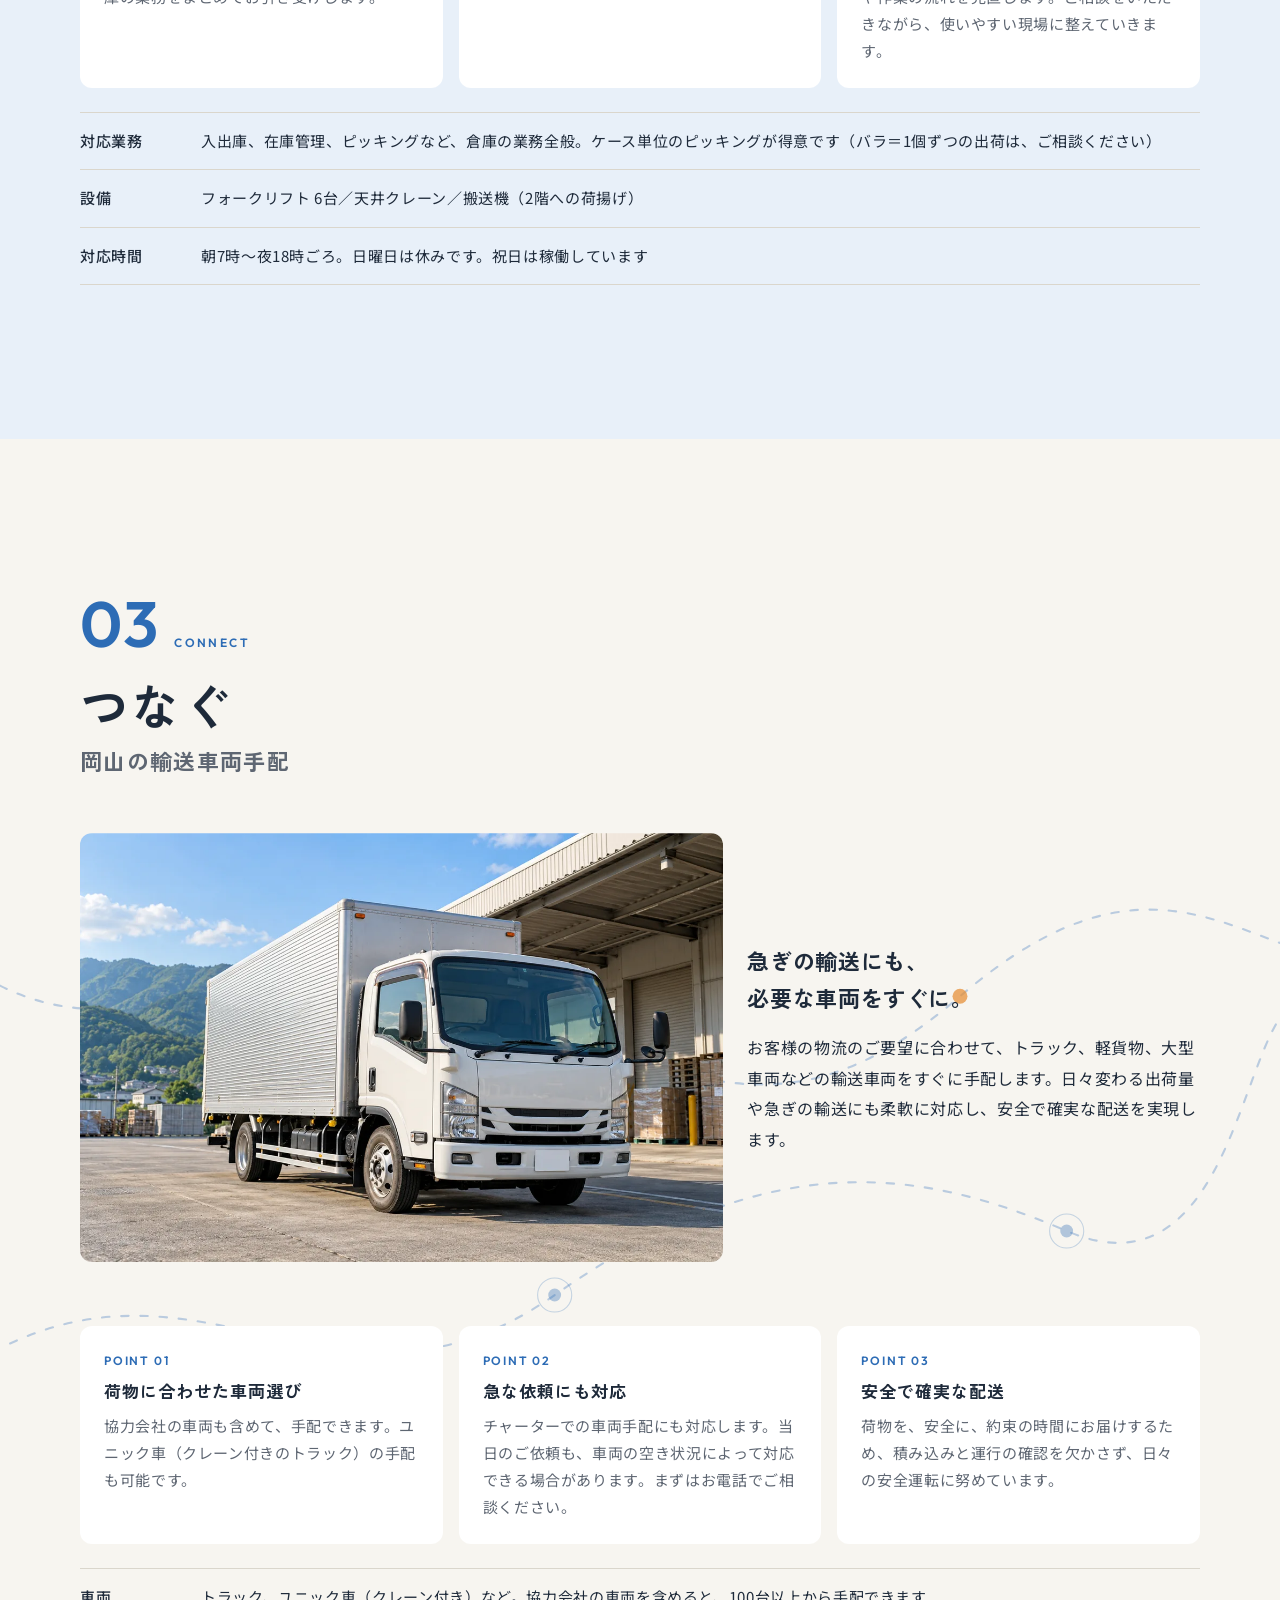
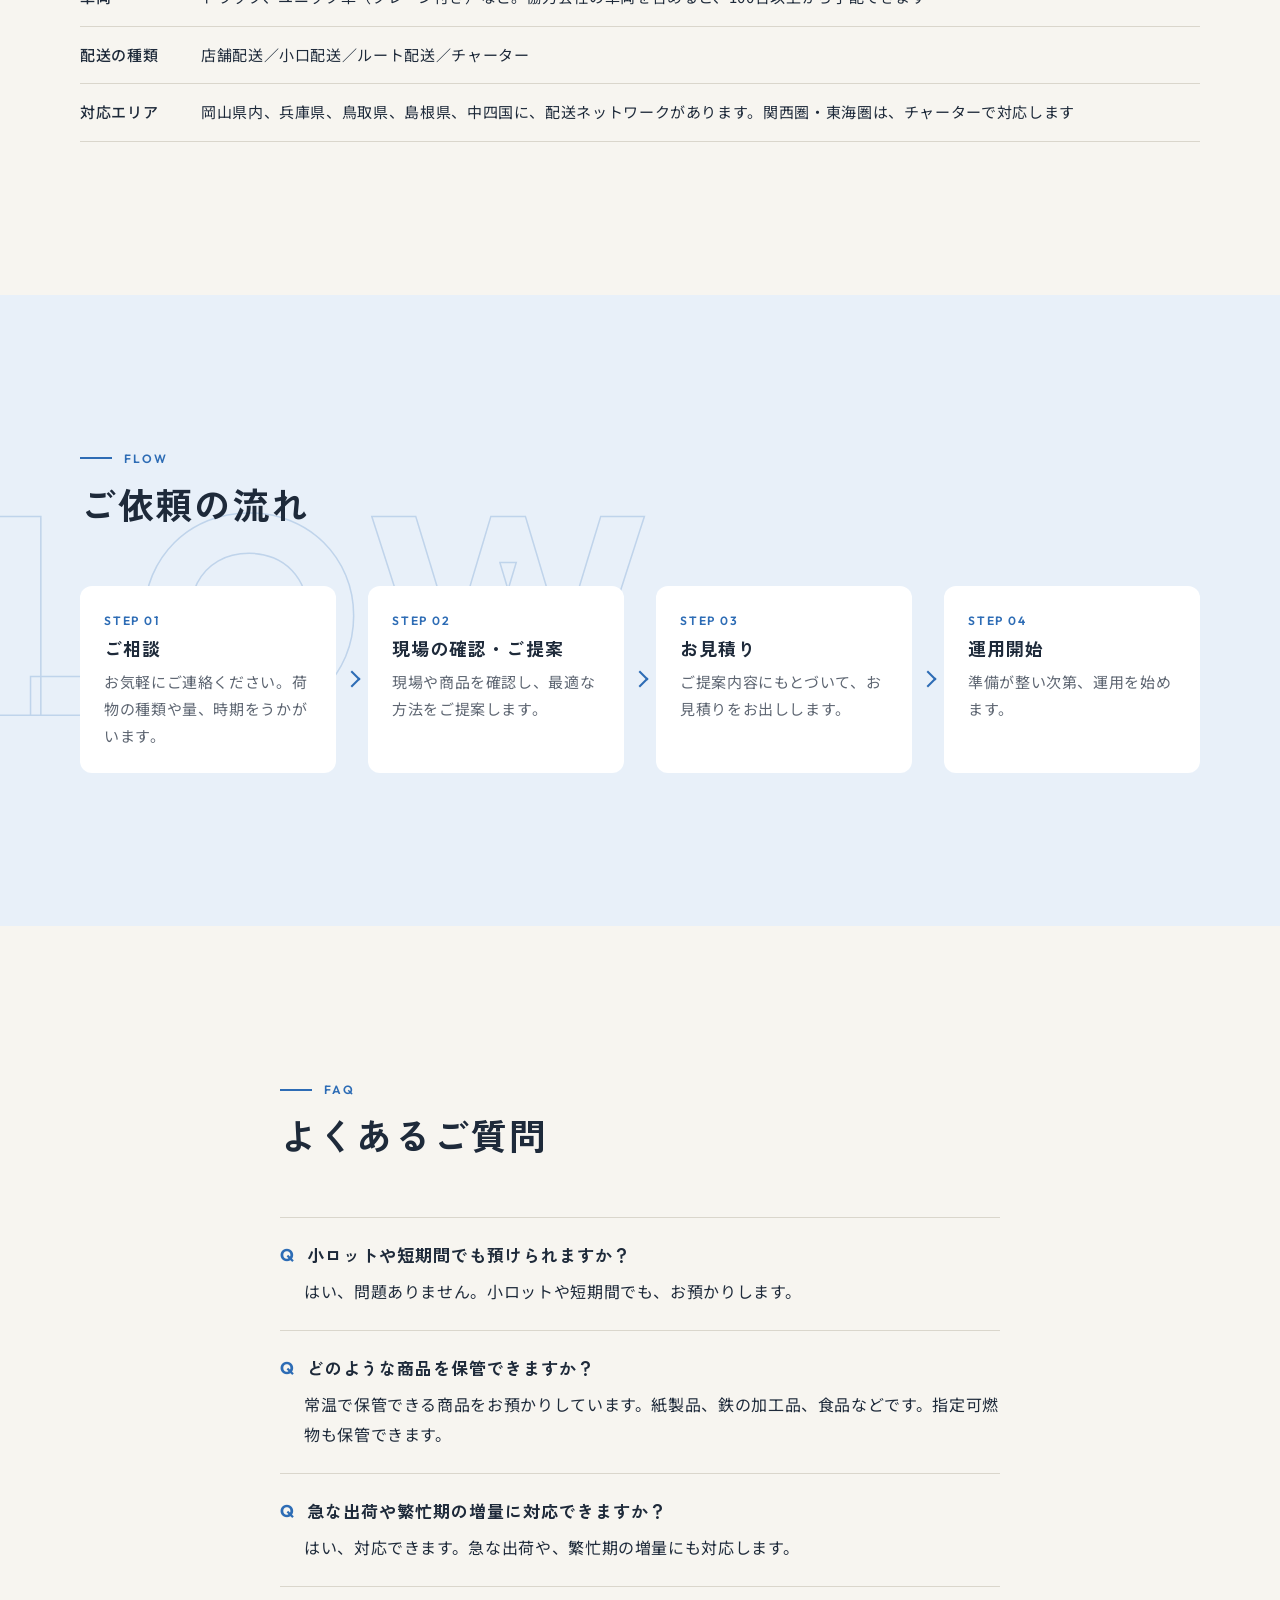
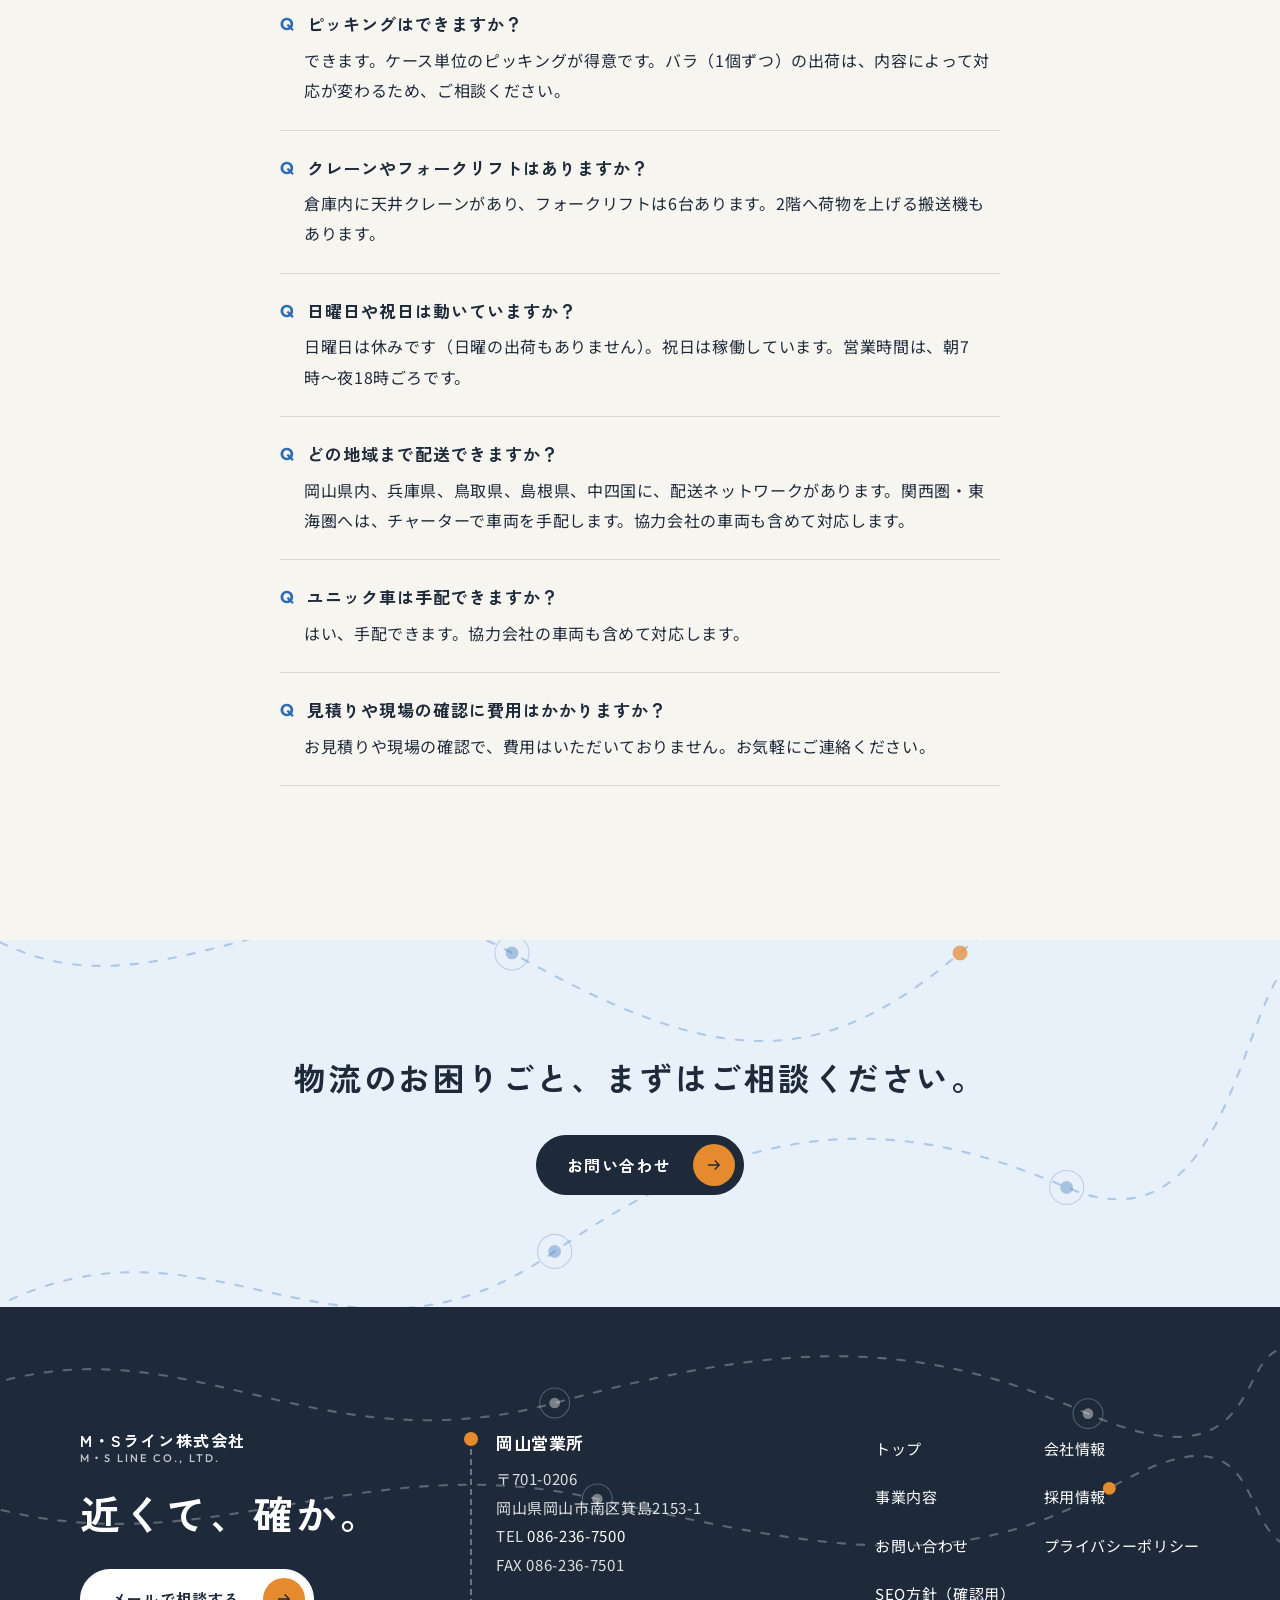
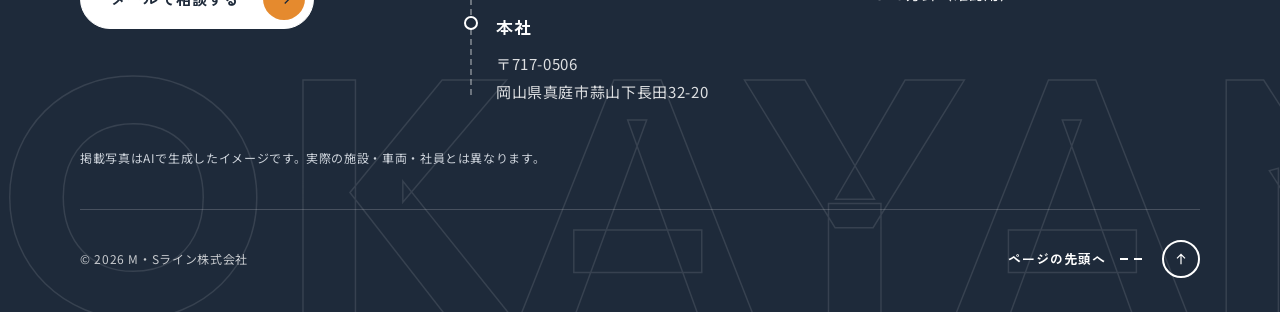
<file: service.html>
<!doctype html>
<html lang="ja">
<head>
<meta charset="utf-8">
<meta name="viewport" content="width=device-width, initial-scale=1">
<!-- 確認用：検索結果に出さない設定。本番公開時はこの1行を削除してください -->
<meta name="robots" content="noindex, nofollow">
<title>事業内容｜倉庫保管・物流センター運営・輸送車両手配｜M・Sライン株式会社</title>
<meta name="description" content="M・Sライン株式会社の事業内容。倉庫保管サービス（預かる）、物流センターの運営（整える）、輸送車両の手配（つなぐ）の3つの事業で、岡山の物流を支えます。">
<link rel="canonical" href="https://www.example.com/service.html">
<meta name="theme-color" content="#1E2A3A">
<link rel="icon" href="favicon.svg" type="image/svg+xml">
<meta property="og:type" content="article">
<meta property="og:site_name" content="M・Sライン株式会社">
<meta property="og:title" content="事業内容｜倉庫保管・物流センター運営・輸送車両手配｜M・Sライン株式会社">
<meta property="og:description" content="預かる・整える・つなぐ。倉庫保管、物流センターの運営、輸送車両の手配をご案内します。">
<meta property="og:url" content="https://www.example.com/service.html">
<meta property="og:image" content="https://www.example.com/ogp.jpg">
<meta property="og:image:width" content="1200">
<meta property="og:image:height" content="630">
<meta property="og:locale" content="ja_JP">
<meta name="twitter:card" content="summary_large_image">
<link rel="preconnect" href="https://fonts.googleapis.com">
<link rel="preconnect" href="https://fonts.gstatic.com" crossorigin>
<link rel="stylesheet" href="https://fonts.googleapis.com/css2?family=Noto+Sans+JP:wght@400;500&family=Outfit:wght@500;600&family=Zen+Kaku+Gothic+New:wght@700&display=swap">
<link rel="stylesheet" href="assets/css/style.css?v=19">
<script type="application/ld+json">
{
  "@context": "https://schema.org",
  "@type": "BreadcrumbList",
  "itemListElement": [
    { "@type": "ListItem", "position": 1, "name": "ホーム", "item": "https://www.example.com/" },
    { "@type": "ListItem", "position": 2, "name": "事業内容", "item": "https://www.example.com/service.html" }
  ]
}
</script>
<script src="assets/js/main.js?v=19" defer></script>
</head>
<body class="has-hero">
<a class="skip-link" href="#main">本文へスキップ</a>

<header class="site-header">
  <div class="container site-header__inner">
    <a class="logo" href="index.html" aria-label="M・Sライン株式会社 トップへ">
      <span class="logo__name">M・Sライン株式会社<small>M・S LINE CO., LTD.</small></span>
    </a>
    <button class="menu-btn" type="button" aria-expanded="false" aria-controls="gnav" aria-label="メニューを開く">
      <span class="menu-btn__bar"></span><span class="menu-btn__bar"></span><span class="menu-btn__bar"></span>
    </button>
    <nav class="gnav" id="gnav" aria-label="メインメニュー">
      <ul class="gnav__list">
        <li><a class="gnav__link" href="company.html">会社情報</a></li>
        <li><a class="gnav__link" href="service.html" aria-current="page">事業内容</a></li>
        <li><a class="gnav__link" href="recruit.html">採用情報</a></li>
        <li data-contact><a class="gnav__link" href="contact.html">お問い合わせ</a></li>
      </ul>
    </nav>
  </div>
</header>

<main id="main">

  <!-- 1. ページヘッダー -->
  <div class="page-hero">
    <picture>
      <source srcset="assets/img/page_service_1920x800.webp" type="image/webp">
      <img src="assets/img/page_service_1920x800.jpg" width="1920" height="800" alt="" fetchpriority="high">
    </picture>
    <div class="page-hero__body container">
      <p class="label-en page-hero__en">Service</p>
      <h1 class="page-hero__title">事業内容<span class="page-hero__title-sub">岡山の倉庫保管・物流センター運営</span></h1>
    </div>
  </div>
  <nav class="breadcrumb container" aria-label="パンくずリスト">
    <ol>
      <li><a href="index.html">ホーム</a></li>
      <li><span aria-current="page">事業内容</span></li>
    </ol>
  </nav>
  <div class="container container--text page-lead">
    <p class="lead reveal">人と人のつながりを、物流を通じて運びます。</p>
  </div>

  <!-- 2. ページ内ナビ（スクロール中も上部に固定） -->
  <div class="service-wrap">
  <nav class="service-nav" aria-label="事業内容のメニュー">
    <div class="container">
      <ul class="service-nav__list">
        <li><a class="service-nav__link" href="#keep"><span>01</span>預かる</a></li>
        <li><a class="service-nav__link" href="#manage"><span>02</span>整える</a></li>
        <li><a class="service-nav__link" href="#connect"><span>03</span>つなぐ</a></li>
      </ul>
    </div>
  </nav>

  <!-- 3. 01 預かる -->
  <section class="section service-detail bg-grid" id="keep" aria-labelledby="keep-title">
    <div class="container">
      <header class="reveal">
        <div class="service-detail__head">
          <span class="service-detail__num" aria-hidden="true">01</span>
          <span class="label-en">Keep</span>
        </div>
        <p class="service-detail__verb">預かる</p>
        <h2 class="service-detail__name" id="keep-title">岡山の倉庫保管サービス</h2>
      </header>
      <div class="grid-12 service-detail__main">
        <figure class="service-detail__img reveal">
          <picture>
            <source srcset="assets/img/service_keep_1200x800.webp" type="image/webp">
            <img src="assets/img/service_keep_1200x800.jpg" width="1200" height="800" alt="倉庫の保管棚に並ぶ商品（AI生成）" loading="lazy">
          </picture>
        </figure>
        <div class="service-detail__text reveal">
          <p class="service-detail__catch">安全・確実・柔軟。<br>お客様の大切な商品を、最適な環境で保管します。</p>
          <p>企業様のさまざまなご要望にお応えする、倉庫保管サービスです。商品の特性、在庫の量、入出庫の頻度に合わせて最適な保管環境をご提案し、安心してお預けいただける倉庫を目指しています。</p>
        </div>
      </div>
      <ul class="features">
        <li class="feature reveal"><p class="feature__num">POINT 01</p><h3 class="feature__title">常温倉庫で、指定可燃物にも対応</h3><p class="feature__text">常温の倉庫で、紙製品や鉄の加工品など、さまざまな荷物をお預かりしています。指定可燃物の取り扱いもあります。</p></li>
        <li class="feature reveal"><p class="feature__num">POINT 02</p><h3 class="feature__title">小ロット・短期間でも対応</h3><p class="feature__text">小ロットや短期間でも、問題なくお預かりします。倉庫は全体で1,200坪あり、600坪規模の案件にも対応できます。</p></li>
        <li class="feature reveal"><p class="feature__num">POINT 03</p><h3 class="feature__title">入出庫の正確さ</h3><p class="feature__text">在庫管理に対応しています。フォークリフト6台と、2階へ荷物を上げる搬送機で、入出庫をスムーズに行います。</p></li>
      </ul>
      <dl class="spec reveal">
        <div class="spec__row"><dt>保管できる品目</dt><dd>紙製品、鉄の加工品など。食品も、少量お預かりしています。指定可燃物も保管できます</dd></div>
        <div class="spec__row"><dt>設備</dt><dd>倉庫の広さ：全体で1,200坪（1フロア400坪の倉庫があります）<br>天井クレーン（倉庫内）／フォークリフト 6台／搬送機（2階への荷揚げ）</dd></div>
        <div class="spec__row"><dt>対応時間</dt><dd>朝7時〜夜18時ごろ。日曜日は休みです（日曜の出荷もありません）。祝日は稼働しています</dd></div>
      </dl>
    </div>
  </section>

  <!-- 4. 02 整える -->
  <section class="section section--tint service-detail service-detail--rev" id="manage" aria-labelledby="manage-title">
    <div class="container">
      <header class="reveal">
        <div class="service-detail__head">
          <span class="service-detail__num" aria-hidden="true">02</span>
          <span class="label-en">Manage</span>
        </div>
        <p class="service-detail__verb">整える</p>
        <h2 class="service-detail__name" id="manage-title">岡山の物流センター運営</h2>
      </header>
      <div class="grid-12 service-detail__main">
        <figure class="service-detail__img reveal">
          <picture>
            <source srcset="assets/img/service_manage_1200x800.webp" type="image/webp">
            <img src="assets/img/service_manage_1200x800.jpg" width="1200" height="800" alt="物流センターで出荷作業をするスタッフ（AI生成）" loading="lazy">
          </picture>
        </figure>
        <div class="service-detail__text reveal">
          <p class="service-detail__catch">入庫から出荷まで、<br>現場をまるごと整えます。</p>
          <p>お客様のサプライチェーンを強くするために、物流センターの運営と管理をまとめてお引き受けします。入庫から在庫管理、加工、出荷まで、すべての工程を見直し、正確でスピードのある現場をつくります。</p>
        </div>
      </div>
      <ul class="features">
        <li class="feature reveal"><p class="feature__num">POINT 01</p><h3 class="feature__title">工程をまとめてお引き受け</h3><p class="feature__text">入庫、在庫管理、ピッキング、出荷まで、倉庫の業務をまとめてお引き受けします。</p></li>
        <li class="feature reveal"><p class="feature__num">POINT 02</p><h3 class="feature__title">正確な在庫管理</h3><p class="feature__text">在庫の数や置き場所を、正確に管理します。</p></li>
        <li class="feature reveal"><p class="feature__num">POINT 03</p><h3 class="feature__title">現場の見直しと改善</h3><p class="feature__text">荷物の量や出荷の動きに合わせて、置き場所や作業の流れを見直します。ご相談をいただきながら、使いやすい現場に整えていきます。</p></li>
      </ul>
      <dl class="spec reveal">
        <div class="spec__row"><dt>対応業務</dt><dd>入出庫、在庫管理、ピッキングなど、倉庫の業務全般。ケース単位のピッキングが得意です（バラ＝1個ずつの出荷は、ご相談ください）</dd></div>
        <div class="spec__row"><dt>設備</dt><dd>フォークリフト 6台／天井クレーン／搬送機（2階への荷揚げ）</dd></div>
        <div class="spec__row"><dt>対応時間</dt><dd>朝7時〜夜18時ごろ。日曜日は休みです。祝日は稼働しています</dd></div>
      </dl>
    </div>
  </section>

  <!-- 5. 03 つなぐ -->
  <section class="section service-detail bg-route" id="connect" aria-labelledby="connect-title">
    <div class="container">
      <header class="reveal">
        <div class="service-detail__head">
          <span class="service-detail__num" aria-hidden="true">03</span>
          <span class="label-en">Connect</span>
        </div>
        <p class="service-detail__verb">つなぐ</p>
        <h2 class="service-detail__name" id="connect-title">岡山の輸送車両手配</h2>
      </header>
      <div class="grid-12 service-detail__main">
        <figure class="service-detail__img reveal">
          <picture>
            <source srcset="assets/img/service_connect_1200x800.webp" type="image/webp">
            <img src="assets/img/service_connect_1200x800.jpg" width="1200" height="800" alt="出発を待つ輸送トラック（AI生成）" loading="lazy">
          </picture>
        </figure>
        <div class="service-detail__text reveal">
          <p class="service-detail__catch">急ぎの輸送にも、<br>必要な車両をすぐに。</p>
          <p>お客様の物流のご要望に合わせて、トラック、軽貨物、大型車両などの輸送車両をすぐに手配します。日々変わる出荷量や急ぎの輸送にも柔軟に対応し、安全で確実な配送を実現します。</p>
        </div>
      </div>
      <ul class="features">
        <li class="feature reveal"><p class="feature__num">POINT 01</p><h3 class="feature__title">荷物に合わせた車両選び</h3><p class="feature__text">協力会社の車両も含めて、手配できます。ユニック車（クレーン付きのトラック）の手配も可能です。</p></li>
        <li class="feature reveal"><p class="feature__num">POINT 02</p><h3 class="feature__title">急な依頼にも対応</h3><p class="feature__text">チャーターでの車両手配にも対応します。当日のご依頼も、車両の空き状況によって対応できる場合があります。まずはお電話でご相談ください。</p></li>
        <li class="feature reveal"><p class="feature__num">POINT 03</p><h3 class="feature__title">安全で確実な配送</h3><p class="feature__text">荷物を、安全に、約束の時間にお届けするため、積み込みと運行の確認を欠かさず、日々の安全運転に努めています。</p></li>
      </ul>
      <dl class="spec reveal">
        <div class="spec__row"><dt>車両</dt><dd>トラック、ユニック車（クレーン付き）など。協力会社の車両を含めると、100台以上から手配できます</dd></div>
        <div class="spec__row"><dt>配送の種類</dt><dd>店舗配送／小口配送／ルート配送／チャーター</dd></div>
        <div class="spec__row"><dt>対応エリア</dt><dd>岡山県内、兵庫県、鳥取県、島根県、中四国に、配送ネットワークがあります。関西圏・東海圏は、チャーターで対応します</dd></div>
      </dl>
    </div>
  </section>
  </div>

  <!-- 6. 業務の流れ（任意） -->
  <section class="section section--tint bg-word" data-word="FLOW" aria-labelledby="flow-title">
    <div class="container">
      <header class="section-head reveal">
        <p class="section-head__en">Flow</p>
        <h2 class="section-head__ja" id="flow-title">ご依頼の流れ</h2>
      </header>
      <ol class="flow reveal">
        <li class="flow__step"><p class="flow__num">STEP 01</p><h3 class="flow__title">ご相談</h3><p class="flow__text">お気軽にご連絡ください。荷物の種類や量、時期をうかがいます。</p></li>
        <li class="flow__step"><p class="flow__num">STEP 02</p><h3 class="flow__title">現場の確認・ご提案</h3><p class="flow__text">現場や商品を確認し、最適な方法をご提案します。</p></li>
        <li class="flow__step"><p class="flow__num">STEP 03</p><h3 class="flow__title">お見積り</h3><p class="flow__text">ご提案内容にもとづいて、お見積りをお出しします。</p></li>
        <li class="flow__step"><p class="flow__num">STEP 04</p><h3 class="flow__title">運用開始</h3><p class="flow__text">準備が整い次第、運用を始めます。</p></li>
      </ol>
    </div>
  </section>

  <!-- 7. よくあるご質問 -->
  <section class="section" aria-labelledby="faq-title">
    <div class="container container--text">
      <header class="section-head reveal">
        <p class="section-head__en">FAQ</p>
        <h2 class="section-head__ja" id="faq-title">よくあるご質問</h2>
      </header>
      <div class="faq reveal">
        <div class="faq__item"><h3 class="faq__q">小ロットや短期間でも預けられますか？</h3><p class="faq__a">はい、問題ありません。小ロットや短期間でも、お預かりします。</p></div>
        <div class="faq__item"><h3 class="faq__q">どのような商品を保管できますか？</h3><p class="faq__a">常温で保管できる商品をお預かりしています。紙製品、鉄の加工品、食品などです。指定可燃物も保管できます。</p></div>
        <div class="faq__item"><h3 class="faq__q">急な出荷や繁忙期の増量に対応できますか？</h3><p class="faq__a">はい、対応できます。急な出荷や、繁忙期の増量にも対応します。</p></div>
        <div class="faq__item"><h3 class="faq__q">ピッキングはできますか？</h3><p class="faq__a">できます。ケース単位のピッキングが得意です。バラ（1個ずつ）の出荷は、内容によって対応が変わるため、ご相談ください。</p></div>
        <div class="faq__item"><h3 class="faq__q">クレーンやフォークリフトはありますか？</h3><p class="faq__a">倉庫内に天井クレーンがあり、フォークリフトは6台あります。2階へ荷物を上げる搬送機もあります。</p></div>
        <div class="faq__item"><h3 class="faq__q">日曜日や祝日は動いていますか？</h3><p class="faq__a">日曜日は休みです（日曜の出荷もありません）。祝日は稼働しています。営業時間は、朝7時〜夜18時ごろです。</p></div>
        <div class="faq__item"><h3 class="faq__q">どの地域まで配送できますか？</h3><p class="faq__a">岡山県内、兵庫県、鳥取県、島根県、中四国に、配送ネットワークがあります。関西圏・東海圏へは、チャーターで車両を手配します。協力会社の車両も含めて対応します。</p></div>
        <div class="faq__item"><h3 class="faq__q">ユニック車は手配できますか？</h3><p class="faq__a">はい、手配できます。協力会社の車両も含めて対応します。</p></div>
        <div class="faq__item"><h3 class="faq__q">見積りや現場の確認に費用はかかりますか？</h3><p class="faq__a">お見積りや現場の確認で、費用はいただいておりません。お気軽にご連絡ください。</p></div>
      </div>
    </div>
  </section>

</main>

<!-- 締めのメッセージ帯（data-contact を消すと「フォームなし」版に自動で切り替わります） -->
<aside class="closing" aria-label="ご相談の案内">
  <div class="container">
    <div data-contact>
      <p class="closing__msg">物流のお困りごと、<br class="sp-br">まずはご相談ください。</p>
      <p class="closing__action"><a class="btn btn--accent" href="contact.html">お問い合わせ
        <svg class="arrow" viewBox="0 0 24 24" fill="none" stroke="currentColor" stroke-width="1.8" aria-hidden="true"><path d="M4 12h15M13 6l6 6-6 6"/></svg></a></p>
    </div>
    <div class="closing__nocontact">
      <p class="closing__msg">物流には、暮らしを支える力がある。</p>
      <a class="closing__tel" href="tel:0862367500"><span class="closing__tel-num">086-236-7500</span><span class="closing__tel-note">代表電話（岡山営業所）</span></a>
    </div>
  </div>
</aside>

<footer class="site-footer" data-word="OKAYAMA">
  <div class="container">
    <div class="footer__top">
      <div class="footer__lead">
        <a class="logo" href="index.html" aria-label="M・Sライン株式会社 トップへ">
          <span class="logo__name">M・Sライン株式会社<small>M・S LINE CO., LTD.</small></span>
        </a>
        <p class="footer__tagline">近くて、確か。</p>
        <p class="footer__cta" data-contact><a class="btn btn--light" href="contact.html">メールで相談する
          <svg class="arrow" viewBox="0 0 24 24" fill="none" stroke="currentColor" stroke-width="1.8" aria-hidden="true"><path d="M4 12h15M13 6l6 6-6 6"/></svg></a></p>
      </div>
      <div class="footer__bases">
        <div class="footer__base">
          <p class="footer__base-name">岡山営業所</p>
          <address>〒701-0206<br>岡山県岡山市南区箕島2153-1<br>TEL <a href="tel:0862367500">086-236-7500</a><br>FAX 086-236-7501</address>
        </div>
        <div class="footer__base">
          <p class="footer__base-name">本社</p>
          <address>〒717-0506<br>岡山県真庭市蒜山下長田32-20</address>
        </div>
      </div>
      <nav class="footer__nav" aria-label="サイトマップ">
        <ul>
          <li><a href="index.html">トップ</a></li>
          <li><a href="company.html">会社情報</a></li>
          <li><a href="service.html">事業内容</a></li>
          <li><a href="recruit.html">採用情報</a></li>
          <li data-contact><a href="contact.html">お問い合わせ</a></li>
          <li data-contact><a href="privacy.html">プライバシーポリシー</a></li>
          <li data-review><a href="seo.html">SEO方針（確認用）</a></li>
        </ul>
      </nav>
    </div>
    <p class="image-disclosure">掲載写真はAIで生成したイメージです。実際の施設・車両・社員とは異なります。</p>
    <div class="footer__bottom">
      <small>&copy; 2026 M・Sライン株式会社</small>
      <a class="footer__pagetop" href="#">ページの先頭へ<svg viewBox="0 0 24 24" fill="none" stroke="currentColor" stroke-width="1.8" aria-hidden="true"><path d="M12 20V5M6 11l6-6 6 6"/></svg></a>
    </div>
  </div>
</footer>
</body>
</html>
</file>
<file: assets/css/style.css>
@charset "UTF-8";
/* =========================================================
   M・Sライン株式会社 コーポレートサイト 共通CSS
   コンセプト：「近くて、確か。」
   ========================================================= */

/* ---------- 1. デザイントークン ---------- */
:root {
  /* カラー（ベース2色＋差し色1色） */
  --color-ink:      #1E2A3A; /* 本文・見出し：深いネイビー */
  --color-brand:    #2D6CB5; /* MSLブルー ※【要確認】ロゴの正確なカラーコード */
  --color-brand-dk: #23568F; /* ブルーのホバー用 */
  --color-brand-lt: #E8F0F9; /* ブルーの淡色：背景帯 */
  --color-accent:   #E58A2E; /* 差し色：CTAと強調だけ（1画面1か所まで） */
  --color-accent-dk:#B8661A; /* 差し色の文字用（白背景でAA確保） */
  --color-bg:       #F7F5F0; /* 生成り：基本の背景 */
  --color-surface:  #FFFFFF; /* カード・表 */
  --color-line:     #DAD6CC; /* 罫線 */
  --color-muted:    #5E6672; /* 補足文字（生成り背景で4.5:1以上になるよう少し濃く調整） */

  /* フォント */
  --font-head: "Zen Kaku Gothic New", "Hiragino Sans", "Yu Gothic", sans-serif;
  --font-body: "Noto Sans JP", "Hiragino Sans", "Yu Gothic", sans-serif;
  --font-en:   "Outfit", "Noto Sans JP", sans-serif;

  /* 文字サイズ */
  --fs-h1: clamp(2rem, 5vw, 3.75rem);
  --fs-h2: clamp(1.5rem, 3vw, 2.25rem);
  --fs-h3: clamp(1.125rem, 2vw, 1.375rem);
  --fs-body: 1rem;
  --fs-small: 0.875rem;
  --fs-label: 0.75rem;

  /* レイアウト・余白 */
  --w-content: 1120px;
  --w-text: 720px;
  --gutter: 20px;
  --section-space: clamp(80px, 12vw, 160px);
  --radius: 12px;
  --header-h: 72px;

  /* 動き */
  --ease: cubic-bezier(0.22, 0.61, 0.36, 1);
  --dur: 0.6s;
}
@media (min-width: 768px) {
  :root { --gutter: 40px; --header-h: 84px; }
}

/* ---------- 2. リセット・ベース ---------- */
*, *::before, *::after { box-sizing: border-box; }
html { -webkit-text-size-adjust: 100%; scroll-behavior: smooth; scroll-padding-top: calc(var(--header-h) + 16px); }
body {
  margin: 0;
  background: var(--color-bg);
  color: var(--color-ink);
  font-family: var(--font-body);
  font-size: var(--fs-body);
  font-weight: 400;
  line-height: 1.9;
  letter-spacing: 0.04em;
  font-feature-settings: "palt" 0;
  -webkit-font-smoothing: antialiased;
}
h1, h2, h3, h4, p, ul, ol, dl, dd, figure { margin: 0; }
ul, ol { padding: 0; list-style: none; }
img, svg, video { display: block; max-width: 100%; height: auto; }
a { color: var(--color-brand); text-decoration: none; }
button { font: inherit; color: inherit; background: none; border: 0; padding: 0; cursor: pointer; }
h1, h2, h3 { font-family: var(--font-head); font-weight: 700; line-height: 1.5; letter-spacing: 0.06em; }

:focus-visible {
  outline: 3px solid var(--color-brand);
  outline-offset: 3px;
  border-radius: 4px;
}
.skip-link {
  position: absolute; left: 16px; top: -100px; z-index: 200;
  background: var(--color-ink); color: #fff; padding: 8px 16px; border-radius: var(--radius);
}
.skip-link:focus { top: 16px; }
.sp-br { display: none; }
@media (max-width: 767px) { .sp-br { display: inline; } }
.visually-hidden {
  position: absolute !important; width: 1px; height: 1px; overflow: hidden;
  clip: rect(0 0 0 0); white-space: nowrap; border: 0; padding: 0; margin: -1px;
}

/* ---------- 3. レイアウト ---------- */
.container { width: 100%; max-width: calc(var(--w-content) + var(--gutter) * 2); margin-inline: auto; padding-inline: var(--gutter); }
.container--text { max-width: calc(var(--w-text) + var(--gutter) * 2); }
.section { padding-block: var(--section-space); }
.section + .section { padding-top: 0; }
.section--tint { background: var(--color-brand-lt); }
.section--tint + .section, .section + .section--tint { padding-top: var(--section-space); }
.grid-12 { display: grid; grid-template-columns: repeat(12, minmax(0, 1fr)); gap: 24px; }

/* ---------- 4. 見出しの型 ---------- */
.section-head { margin-bottom: clamp(32px, 5vw, 56px); }
.section-head--center { text-align: center; }
.section-head__en, .label-en {
  font-family: var(--font-en);
  font-weight: 600;
  font-size: var(--fs-label);
  letter-spacing: 0.2em;
  text-transform: uppercase;
  color: var(--color-brand);
  line-height: 1.6;
}
.section-head__ja { font-size: var(--fs-h2); margin-top: 8px; }
.lead { font-size: clamp(1rem, 1.6vw, 1.125rem); line-height: 2; }
.muted { color: var(--color-muted); }
.note-dummy { color: var(--color-muted); font-size: var(--fs-small); background: repeating-linear-gradient(-45deg, transparent 0 6px, rgba(0,0,0,.03) 6px 12px); border: 1px dashed var(--color-line); border-radius: 8px; padding: 2px 8px; display: inline-block; }

/* ---------- 5. ボタン・リンク ---------- */
.btn {
  display: inline-flex; align-items: center; justify-content: center; gap: 12px;
  min-height: 56px; padding: 0 32px;
  border-radius: var(--radius);
  font-family: var(--font-head); font-weight: 700; letter-spacing: 0.08em;
  transition: background-color .2s, color .2s, border-color .2s;
}
.btn--accent { background: var(--color-accent); color: var(--color-ink); }
.btn--accent:hover { background: #F0A057; }
.btn--brand { background: var(--color-brand); color: #fff; }
.btn--brand:hover { background: var(--color-brand-dk); }
.btn--line { border: 1px solid var(--color-line); background: var(--color-surface); color: var(--color-ink); min-height: 48px; padding: 0 20px; font-size: var(--fs-small); }
.btn--line:hover { border-color: var(--color-brand); color: var(--color-brand); }
.arrow { width: 1.2em; height: 1.2em; flex: none; }
.text-link {
  display: inline-flex; align-items: center; gap: 10px;
  font-family: var(--font-head); font-weight: 700; color: var(--color-ink);
  padding-block: 8px; border-bottom: 1px solid var(--color-ink);
  transition: color .2s, border-color .2s;
}
.text-link:hover { color: var(--color-brand); border-color: var(--color-brand); }

/* ---------- 6. ヘッダー ---------- */
.site-header {
  position: fixed; inset: 0 0 auto 0; z-index: 100;
  height: var(--header-h);
  background: var(--color-bg);
  transition: background-color .3s, box-shadow .3s, color .3s;
}
.site-header__inner { height: 100%; display: flex; align-items: center; justify-content: space-between; gap: 24px; }
.logo { display: inline-flex; align-items: center; gap: 12px; color: var(--color-ink); }
.logo__mark { width: 48px; height: 48px; flex: none; }
.logo__name { font-family: var(--font-head); font-weight: 700; font-size: 1rem; letter-spacing: 0.1em; line-height: 1.3; }
.logo__name small { display: block; font-family: var(--font-en); font-weight: 500; font-size: 0.6875rem; letter-spacing: 0.2em; opacity: .75; }

.gnav__list { display: flex; align-items: center; gap: 40px; }
.gnav__link {
  position: relative; display: inline-block; padding-block: 8px;
  color: inherit; font-family: var(--font-head); font-weight: 700; font-size: 0.9375rem; letter-spacing: 0.08em;
}
.gnav__link::after {
  content: ""; position: absolute; left: 0; right: 0; bottom: 2px; height: 2px;
  background: currentColor; transform: scaleX(0); transform-origin: left; transition: transform .3s var(--ease);
}
.gnav__link:hover::after, .gnav__link[aria-current="page"]::after { transform: scaleX(1); }
.gnav__link[aria-current="page"] { color: var(--color-brand); }

/* 写真の上にのるヘッダー（トップ・下層の写真帯） */
.has-hero .site-header:not(.is-scrolled) { background: transparent; color: #fff; }
.has-hero .site-header:not(.is-scrolled) .logo { color: #fff; }
.has-hero .site-header:not(.is-scrolled) .gnav__link[aria-current="page"] { color: #fff; }
.site-header.is-scrolled { background: var(--color-surface); box-shadow: 0 1px 12px rgba(30, 42, 58, .08); }

/* ハンバーガー */
.menu-btn { display: none; width: 48px; height: 48px; margin-right: -12px; position: relative; z-index: 120; color: inherit; }
.menu-btn__bar { position: absolute; left: 12px; right: 12px; height: 2px; background: currentColor; border-radius: 2px; transition: transform .3s var(--ease), opacity .2s; }
.menu-btn__bar:nth-child(1) { top: 17px; }
.menu-btn__bar:nth-child(2) { top: 23px; }
.menu-btn__bar:nth-child(3) { top: 29px; }
.menu-btn[aria-expanded="true"] .menu-btn__bar:nth-child(1) { transform: translateY(6px) rotate(45deg); }
.menu-btn[aria-expanded="true"] .menu-btn__bar:nth-child(2) { opacity: 0; }
.menu-btn[aria-expanded="true"] .menu-btn__bar:nth-child(3) { transform: translateY(-6px) rotate(-45deg); }

@media (max-width: 767px) {
  .menu-btn { display: block; }
  .gnav {
    position: fixed; inset: 0; z-index: 110;
    background: var(--color-bg); color: var(--color-ink);
    display: flex; flex-direction: column; justify-content: center;
    padding: calc(var(--header-h) + 24px) var(--gutter) 48px;
    opacity: 0; visibility: hidden; transition: opacity .3s, visibility .3s;
  }
  .gnav.is-open { opacity: 1; visibility: visible; }
  .gnav__list { flex-direction: column; align-items: flex-start; gap: 8px; }
  .gnav__link { font-size: 1.75rem; padding-block: 12px; }
  .gnav__link::after { bottom: 8px; }
  .has-hero .site-header:not(.is-scrolled) .gnav__link[aria-current="page"] { color: var(--color-brand); }
  .is-menu-open .site-header { background: var(--color-bg) !important; color: var(--color-ink) !important; box-shadow: none !important; }
  .is-menu-open .site-header .logo { color: var(--color-ink) !important; }
  .is-menu-open { overflow: hidden; }
}

/* ---------- 7. ヒーロー（トップ） ---------- */
.hero { position: relative; height: 100vh; height: 100svh; min-height: 560px; color: #fff; overflow: hidden; background: #3a3f46; }
.hero__media, .hero__media img, .hero__video { position: absolute; inset: 0; width: 100%; height: 100%; object-fit: cover; }
.hero__video--sp { display: none; }
@media (max-width: 767px) {
  .hero__video--pc { display: none; }
  .hero__video--sp { display: block; }
}
.hero::after {
  content: ""; position: absolute; inset: 0;
  background: linear-gradient(to top, rgba(18, 26, 36, .78) 0%, rgba(18, 26, 36, .35) 45%, rgba(18, 26, 36, .15) 100%);
}
.hero__body { position: absolute; z-index: 2; left: 0; right: 0; bottom: clamp(64px, 12vh, 120px); }
.hero__en { color: #fff; opacity: .9; margin-bottom: 16px; }
.hero__title { font-size: var(--fs-h1); line-height: 1.45; letter-spacing: 0.08em; }
.hero__sub { margin-top: 20px; font-size: clamp(0.9375rem, 1.6vw, 1.125rem); max-width: 34em; word-break: auto-phrase; text-wrap: pretty; }
.hero__scroll {
  position: absolute; z-index: 2; right: var(--gutter); bottom: 32px;
  font-family: var(--font-en); font-weight: 500; font-size: 0.6875rem; letter-spacing: 0.3em;
  writing-mode: vertical-rl; display: flex; align-items: center; gap: 12px; color: #fff;
}
.hero__scroll::after { content: ""; width: 1px; height: 64px; background: rgba(255,255,255,.7); animation: scrollLine 2s var(--ease) infinite; transform-origin: top; }
@keyframes scrollLine { 0% { transform: scaleY(0); } 50% { transform: scaleY(1); transform-origin: top; } 51% { transform-origin: bottom; } 100% { transform: scaleY(0); transform-origin: bottom; } }

/* ---------- 8. 下層ページヘッダー ---------- */
.page-hero { position: relative; height: 40vh; min-height: 300px; max-height: 480px; color: #fff; overflow: hidden; background: #3a3f46; }
.page-hero picture, .page-hero img { position: absolute; inset: 0; width: 100%; height: 100%; object-fit: cover; }
.page-hero::after { content: ""; position: absolute; inset: 0; background: linear-gradient(to top, rgba(18,26,36,.7), rgba(18,26,36,.25)); }
.page-hero__body { position: absolute; z-index: 2; left: 0; right: 0; bottom: clamp(32px, 6vw, 56px); }
.page-hero__en { color: #fff; opacity: .9; }
.page-hero__title { font-size: var(--fs-h1); margin-top: 4px; }
.page-hero__title-sub { display: block; font-size: clamp(0.9375rem, 1.6vw, 1.125rem); letter-spacing: 0.08em; margin-top: 4px; opacity: .9; }
.page-hero--plain { height: auto; min-height: 0; max-height: none; background: var(--color-brand-lt); color: var(--color-ink); padding: calc(var(--header-h) + 64px) 0 56px; }
.page-hero--plain::after { display: none; }
.page-hero--plain .page-hero__body { position: static; }
.page-hero--plain .page-hero__en { color: var(--color-brand); }

.breadcrumb { padding-block: 16px; font-size: var(--fs-small); color: var(--color-muted); }
.breadcrumb ol { display: flex; flex-wrap: wrap; gap: 8px; }
.breadcrumb li + li::before { content: "›"; margin-right: 8px; }
.breadcrumb a { color: var(--color-muted); }
.breadcrumb a:hover { color: var(--color-brand); }

.page-lead { padding-top: clamp(40px, 6vw, 72px); }

/* ページ内ナビ */
.anchor-nav { padding-block: clamp(32px, 5vw, 56px) 0; }
.anchor-nav__list { display: flex; flex-wrap: wrap; gap: 12px; }
.anchor-nav__link {
  display: inline-flex; align-items: center; gap: 12px; min-height: 48px; padding: 0 20px;
  border: 1px solid var(--color-line); border-radius: var(--radius); background: var(--color-surface);
  color: var(--color-ink); font-family: var(--font-head); font-weight: 700; font-size: 0.9375rem;
  transition: border-color .2s, color .2s;
}
.anchor-nav__link:hover { border-color: var(--color-brand); color: var(--color-brand); }
.anchor-nav__link svg { width: 14px; height: 14px; transform: rotate(90deg); }

/* ---------- 9. トップ：ABOUT ---------- */
.about__grid { align-items: center; row-gap: 48px; }
.about__text { grid-column: 1 / -1; }
.about__text .lead { margin-top: 8px; }
.about__text .text-link { margin-top: 40px; }
.about__photos { grid-column: 1 / -1; position: relative; display: grid; grid-template-columns: repeat(12, 1fr); }
.about__photo { border-radius: var(--radius); overflow: hidden; }
.about__photo img { width: 100%; height: 100%; object-fit: cover; }
.about__photo--1 { grid-column: 1 / 10; grid-row: 1; aspect-ratio: 4 / 5; }
.about__photo--2 { grid-column: 7 / 13; grid-row: 1; align-self: end; aspect-ratio: 4 / 3; margin-bottom: -40px; box-shadow: 0 0 0 8px var(--color-bg); }
@media (min-width: 1024px) {
  .about__text { grid-column: 1 / 6; }
  .about__photos { grid-column: 7 / 13; }
}

/* 数字で見るMSL */
.numbers { display: grid; grid-template-columns: 1fr; border-top: 1px solid var(--color-line); }
.numbers__item { display: flex; align-items: baseline; justify-content: space-between; gap: 16px; padding: 28px 0; border-bottom: 1px solid var(--color-line); }
.numbers__label { font-family: var(--font-head); font-weight: 700; }
.numbers__value { font-family: var(--font-en); font-weight: 600; font-size: clamp(3rem, 7vw, 4.5rem); line-height: 1; color: var(--color-brand); letter-spacing: 0.02em; }
.numbers__unit { font-family: var(--font-head); font-weight: 700; font-size: 1rem; margin-left: 6px; color: var(--color-ink); }
@media (min-width: 768px) {
  .numbers { grid-template-columns: repeat(3, 1fr); border-top: 0; }
  .numbers__item { flex-direction: column; align-items: flex-start; padding: 8px 0 8px 32px; border-bottom: 0; border-left: 1px solid var(--color-line); }
  .numbers__item:first-child { padding-left: 0; border-left: 0; }
}

/* SERVICEカード */
.cards { display: grid; gap: 32px; }
@media (min-width: 768px) { .cards--3 { grid-template-columns: repeat(3, 1fr); gap: 24px; } }
.card { display: block; color: var(--color-ink); background: var(--color-surface); border-radius: var(--radius); overflow: hidden; height: 100%; }
.card__img { aspect-ratio: 4 / 3; overflow: hidden; }
.card__img img { width: 100%; height: 100%; object-fit: cover; transition: transform .6s var(--ease); }
.card:hover .card__img img { transform: scale(1.03); }
.card__body { padding: 24px 24px 28px; }
.card__num { font-family: var(--font-en); font-weight: 600; font-size: 0.875rem; letter-spacing: 0.1em; color: var(--color-brand); }
.card__title { font-size: clamp(1.5rem, 2.6vw, 1.875rem); margin-top: 4px; display: flex; align-items: center; justify-content: space-between; }
.card__title .arrow { color: var(--color-brand); transition: transform .3s var(--ease); }
.card:hover .card__title .arrow { transform: translateX(4px); }
.card__sub { font-size: var(--fs-small); color: var(--color-muted); }

/* 拠点（地図） */
.base__grid { align-items: center; row-gap: 40px; }
.base__map { grid-column: 1 / -1; background: var(--color-surface); border-radius: var(--radius); padding: clamp(16px, 3vw, 32px); }
.base__map svg { width: 100%; height: auto; }
.base__list { grid-column: 1 / -1; display: grid; gap: 16px; }
@media (min-width: 1024px) {
  .base__map { grid-column: 1 / 8; }
  .base__list { grid-column: 8 / 13; }
}
.base-item { display: block; padding: 24px; background: var(--color-surface); border-radius: var(--radius); color: var(--color-ink); border: 1px solid transparent; transition: border-color .2s; }
.base-item:hover { border-color: var(--color-brand); }
.base-item__tag { display: inline-block; font-family: var(--font-en); font-weight: 600; font-size: 0.6875rem; letter-spacing: 0.2em; color: var(--color-brand); }
.base-item__name { font-size: 1.25rem; margin-top: 2px; }
.base-item__addr { font-size: var(--fs-small); color: var(--color-muted); margin-top: 4px; line-height: 1.8; }
.base-item__more { display: inline-flex; align-items: center; gap: 6px; margin-top: 12px; font-size: var(--fs-small); font-weight: 500; color: var(--color-brand); }
.base-item__more svg { width: 14px; height: 14px; }

/* ---------- 10. 会社情報 ---------- */
.message__grid { row-gap: 40px; align-items: start; }
.message__photo { grid-column: 1 / -1; max-width: 400px; border-radius: var(--radius); overflow: hidden; aspect-ratio: 3 / 4; }
.message__photo img { width: 100%; height: 100%; object-fit: cover; }
.message__body { grid-column: 1 / -1; }
.message__title { font-size: var(--fs-h2); margin-bottom: 24px; }
.message__body p + p { margin-top: 1.2em; }
.message__sign { margin-top: 40px; text-align: right; font-family: var(--font-head); font-weight: 700; }
.message__sign small { display: block; font-family: var(--font-body); font-weight: 400; font-size: var(--fs-small); color: var(--color-muted); }
@media (min-width: 768px) {
  .message__photo { grid-column: 1 / 6; max-width: none; }
  .message__body { grid-column: 7 / 13; padding-top: 24px; }
}

.outline { border-top: 1px solid var(--color-line); max-width: 880px; }
.outline__row { padding: 20px 0; border-bottom: 1px solid var(--color-line); }
.outline__row dt { font-family: var(--font-head); font-weight: 700; color: var(--color-ink); }
.outline__row dd { margin-top: 4px; }
.outline__row dd + dd { margin-top: 12px; }
@media (min-width: 768px) {
  .outline__row { display: grid; grid-template-columns: 200px 1fr; column-gap: 32px; padding: 24px 0; }
  .outline__row dd { grid-column: 2; margin-top: 0; }
}

.bases { display: grid; gap: 32px; }
@media (min-width: 1024px) { .bases { grid-template-columns: repeat(2, 1fr); gap: 24px; } }
.base-card { background: var(--color-surface); border-radius: var(--radius); overflow: hidden; display: flex; flex-direction: column; }
.base-card__img { aspect-ratio: 16 / 9; }
.base-card__img img { width: 100%; height: 100%; object-fit: cover; }
.base-card__body { padding: clamp(24px, 3vw, 36px); display: flex; flex-direction: column; gap: 20px; flex: 1; }
.base-card__name { font-size: var(--fs-h3); }
.base-card__dl { display: grid; grid-template-columns: 5.5em 1fr; gap: 8px 16px; font-size: 0.9375rem; }
.base-card__dl dt { font-weight: 500; color: var(--color-muted); }
.base-card__dl a { color: var(--color-ink); }
.base-card__actions { margin-top: auto; }

.timeline { position: relative; max-width: 720px; }
.timeline::before { content: ""; position: absolute; left: 6px; top: 10px; bottom: 10px; width: 1px; background: var(--color-line); }
.timeline__item { position: relative; padding-left: 40px; }
.timeline__item + .timeline__item { margin-top: 32px; }
.timeline__item::before { content: ""; position: absolute; left: 0; top: 9px; width: 13px; height: 13px; border-radius: 50%; background: var(--color-bg); border: 2px solid var(--color-brand); }
.timeline__date { font-family: var(--font-en); font-weight: 600; color: var(--color-brand); letter-spacing: 0.08em; }

/* ---------- 11. 事業内容 ---------- */
.service-nav { position: sticky; top: var(--header-h); z-index: 50; background: var(--color-bg); padding-block: 16px; border-bottom: 1px solid var(--color-line); }
.service-nav__list { display: grid; grid-template-columns: repeat(3, 1fr); gap: 8px; }
.service-nav__link {
  display: flex; flex-direction: column; align-items: center; justify-content: center; gap: 0;
  min-height: 56px; padding: 6px 8px; text-align: center;
  background: var(--color-surface); border: 1px solid var(--color-line); border-radius: var(--radius);
  color: var(--color-ink); font-family: var(--font-head); font-weight: 700; line-height: 1.4;
  transition: border-color .2s, color .2s;
}
.service-nav__link span { font-family: var(--font-en); font-weight: 600; font-size: 0.75rem; color: var(--color-brand); letter-spacing: 0.1em; }
.service-nav__link:hover, .service-nav__link.is-active { border-color: var(--color-brand); color: var(--color-brand); }
@media (min-width: 768px) {
  .service-nav__link { flex-direction: row; gap: 12px; min-height: 64px; }
}

.service-detail { scroll-margin-top: calc(var(--header-h) + 110px); }
.service-detail__head { display: flex; align-items: baseline; gap: 16px; }
.service-detail__num { font-family: var(--font-en); font-weight: 600; font-size: clamp(2.5rem, 6vw, 4rem); line-height: 1; color: var(--color-brand); }
.service-detail__verb { font-family: var(--font-head); font-weight: 700; line-height: 1.5; letter-spacing: 0.06em; font-size: clamp(2rem, 4.5vw, 3rem); margin-top: 12px; }
.service-detail__name { font-size: var(--fs-h3); color: var(--color-muted); font-weight: 700; margin-top: 4px; }
.service-detail__main { margin-top: clamp(32px, 5vw, 56px); row-gap: 32px; align-items: center; }
.service-detail__img { grid-column: 1 / -1; border-radius: var(--radius); overflow: hidden; aspect-ratio: 3 / 2; }
.service-detail__img img { width: 100%; height: 100%; object-fit: cover; }
.service-detail__text { grid-column: 1 / -1; }
.service-detail__catch { font-family: var(--font-head); font-weight: 700; font-size: clamp(1.125rem, 2vw, 1.375rem); line-height: 1.7; margin-bottom: 16px; }
@media (min-width: 1024px) {
  .service-detail__img { grid-column: 1 / 8; }
  .service-detail__text { grid-column: 8 / 13; }
  .service-detail--rev .service-detail__img { grid-column: 6 / 13; order: 2; }
  .service-detail--rev .service-detail__text { grid-column: 1 / 6; order: 1; }
}
.features { display: grid; gap: 16px; margin-top: clamp(40px, 5vw, 64px); }
@media (min-width: 768px) { .features { grid-template-columns: repeat(3, 1fr); } }
.feature { background: var(--color-surface); border-radius: var(--radius); padding: 24px; }
.feature__num { font-family: var(--font-en); font-weight: 600; font-size: 0.75rem; letter-spacing: 0.15em; color: var(--color-brand); }
.feature__title { font-family: var(--font-head); font-weight: 700; font-size: 1.0625rem; line-height: 1.6; margin-top: 4px; }
.feature__text { font-size: 0.9375rem; color: var(--color-muted); margin-top: 8px; line-height: 1.8; }
.spec { margin-top: 24px; border-top: 1px solid var(--color-line); }
.spec__row { display: grid; grid-template-columns: 7em 1fr; gap: 16px; padding: 14px 0; border-bottom: 1px solid var(--color-line); font-size: 0.9375rem; }
.spec__row dt { font-weight: 500; }

.flow { display: grid; gap: 12px; counter-reset: flow; }
.flow__step { position: relative; background: var(--color-surface); border-radius: var(--radius); padding: 24px; }
.flow__num { font-family: var(--font-en); font-weight: 600; font-size: 0.75rem; letter-spacing: 0.15em; color: var(--color-brand); }
.faq { margin-top: clamp(32px, 5vw, 48px); border-top: 1px solid var(--color-line); }
.faq__item { padding-block: 24px; border-bottom: 1px solid var(--color-line); }
.faq__q { font-size: 1.0625rem; display: flex; gap: 12px; }
.faq__q::before { content: "Q"; font-family: var(--font-en); color: var(--color-brand); flex: none; }
.faq__a { margin-top: 8px; padding-left: 24px; }
.flow__title { font-family: var(--font-head); font-weight: 700; font-size: 1.125rem; margin-top: 2px; }
.flow__text { font-size: 0.9375rem; color: var(--color-muted); margin-top: 6px; line-height: 1.8; }
.flow__step:not(:last-child)::after {
  content: ""; position: absolute; left: 50%; bottom: -12px; width: 12px; height: 12px; margin-left: -6px;
  border-right: 2px solid var(--color-brand); border-bottom: 2px solid var(--color-brand); transform: translateY(-2px) rotate(45deg); z-index: 1;
}
@media (min-width: 1024px) {
  .flow { grid-template-columns: repeat(4, 1fr); gap: 32px; }
  .flow__step:not(:last-child)::after { left: auto; right: -22px; top: 50%; bottom: auto; margin: -6px 0 0; transform: rotate(-45deg); }
}

/* ---------- 12. お問い合わせフォーム ---------- */
  width: 100%; min-height: 52px; padding: 12px 16px;
  font: inherit; color: var(--color-ink); background: var(--color-surface);
  border: 1px solid var(--color-line); border-radius: var(--radius);
}

.prose h2 { font-size: var(--fs-h3); margin-top: 48px; margin-bottom: 12px; }
.prose p + p, .prose p + ul, .prose ul + p { margin-top: 1em; }
.prose ul { list-style: disc; padding-left: 1.5em; }

/* ---------- 13. 締めのメッセージ帯 ---------- */
.closing { background: var(--color-brand-lt); padding-block: clamp(64px, 9vw, 112px); text-align: center; }
.closing__msg { font-family: var(--font-head); font-weight: 700; font-size: clamp(1.375rem, 3vw, 2rem); line-height: 1.6; letter-spacing: 0.08em; }
.closing__action { margin-top: 32px; }
.closing__tel { display: inline-flex; flex-direction: column; align-items: center; margin-top: 24px; color: var(--color-ink); }
.closing__tel-num { font-family: var(--font-en); font-weight: 600; font-size: clamp(2rem, 5vw, 2.75rem); letter-spacing: 0.06em; line-height: 1.3; }
.closing__tel-note { font-size: var(--fs-small); color: var(--color-muted); }
/* お問い合わせ（data-contact）が無いときだけ「フォームなし」版を表示 */
.closing__nocontact { display: block; }
.closing:has([data-contact]) .closing__nocontact { display: none; }

/* ---------- 14. フッター ----------
   暗い紺の面に、流れるルート線・拠点を結ぶ道すじ・大きな輪郭文字を重ねる */
.site-footer { position: relative; overflow: hidden; overflow: clip; isolation: isolate; background: var(--color-ink); color: #fff; padding-block: clamp(72px, 10vw, 120px) 28px; font-size: 0.9375rem; }
.site-footer a { color: #fff; }
.site-footer .logo { color: #fff; }
.site-footer::before { content: attr(data-word); position: absolute; z-index: -1; left: 0; bottom: -.14em; font-family: var(--font-en); font-weight: 700; font-size: clamp(7rem, 26vw, 22rem); line-height: 1; letter-spacing: .04em; white-space: nowrap; color: transparent; -webkit-text-stroke: 1.5px rgba(255, 255, 255, .11); pointer-events: none; transform: translateX(calc(12vw - var(--p, .5) * 30vw)); }
.site-footer::after { content: ""; position: absolute; z-index: -1; left: 0; right: 0; top: 0; height: 260px; background: url(../img/bg_route_dark.svg) center top / max(1200px, 100%) auto no-repeat; pointer-events: none; }

.footer__top { display: grid; gap: clamp(40px, 6vw, 56px); }
.footer__tagline { margin-top: 20px; font-family: var(--font-head); font-weight: 700; font-size: clamp(1.75rem, 3.6vw, 2.5rem); line-height: 1.4; letter-spacing: .08em; }
.footer__cta { margin-top: 28px; }
.btn--light { border: 1px solid rgba(255, 255, 255, .6); color: #fff; background: transparent; min-height: 48px; padding: 0 24px; }
.btn--light:hover { background: #fff; color: var(--color-ink); }
.btn--light:hover::before { background: transparent; }
.site-footer .btn--light:hover { color: var(--color-ink); }

/* 拠点：道すじの停留所のように縦に結ぶ */
.footer__bases { position: relative; display: grid; gap: 32px; padding-left: 32px; }
.footer__bases::before { content: ""; position: absolute; left: 6px; top: 12px; bottom: 12px; border-left: 2px dashed rgba(255, 255, 255, .35); }
.footer__base { position: relative; }
.footer__base::before { content: ""; position: absolute; left: -32px; top: 5px; width: 14px; height: 14px; border-radius: 50%; border: 2px solid #fff; background: var(--color-ink); }
.footer__base:first-child::before { background: var(--color-accent); border-color: var(--color-accent); }
.footer__base-name { font-family: var(--font-head); font-weight: 700; font-size: 1.0625rem; }
.footer__base address { margin-top: 6px; font-style: normal; line-height: 1.9; color: rgba(255, 255, 255, .85); }

/* ページへのリンク：線がのびる */
.footer__nav ul { display: grid; grid-template-columns: repeat(2, auto); justify-content: start; gap: 4px 28px; }
.footer__nav a { position: relative; display: inline-block; white-space: nowrap; padding-block: 8px; transition: transform .4s var(--ease-out, ease); }
.footer__nav a::after { content: ""; position: absolute; left: 0; bottom: 4px; width: 100%; height: 1px; background: currentColor; transform: scaleX(0); transform-origin: left; transition: transform .5s var(--ease-out, ease); }
.footer__nav a:hover { transform: translateX(4px); }
.footer__nav a:hover::after { transform: scaleX(1); }

.footer__bottom { margin-top: 40px; padding-top: 24px; border-top: 1px solid rgba(255, 255, 255, .18); display: flex; flex-wrap: wrap; align-items: center; justify-content: space-between; gap: 12px; font-size: 0.75rem; color: rgba(255, 255, 255, .75); }
.footer__bottom small { font-size: inherit; }
.footer__pagetop { display: inline-flex; align-items: center; gap: 8px; padding-block: 8px; color: #fff; }
.footer__pagetop svg { width: 16px; height: 16px; transition: transform .4s var(--ease-out, ease); }
.footer__pagetop:hover svg { transform: translateY(-4px); }
@media (min-width: 1024px) {
  .footer__top { grid-template-columns: 1.2fr 1.3fr 1fr; align-items: start; gap: 56px; }
}

/* ---------- 15. スクロール表示 ---------- */
.js .reveal { opacity: 0; transform: translateY(16px); transition: opacity var(--dur) ease-out, transform var(--dur) ease-out; }
.js .reveal.is-visible { opacity: 1; transform: none; }

/* ---------- 16. 動きを減らす設定 ---------- */
@media (prefers-reduced-motion: reduce) {
  *, *::before, *::after { animation: none !important; transition: none !important; scroll-behavior: auto !important; }
  html { scroll-behavior: auto; }
  .js .reveal { opacity: 1; transform: none; }
  .hero__video { display: none !important; }
}

/* 事業内容：ページ内ナビを固定する範囲 */
.service-wrap { padding-top: clamp(40px, 6vw, 72px); }

/* 写真と余白を生かした仕上げ */
[hidden] { display: none !important; }
picture { display: block; }
.about__photo picture, .card__img picture, .base-card__img picture,
.service-detail__img picture { width: 100%; height: 100%; }
.hero::after { background: linear-gradient(180deg, rgba(15,26,38,.6), transparent 36%), linear-gradient(0deg, rgba(15,26,38,.82), rgba(15,26,38,.08) 85%); }
.hero__title-sub { font-size: .68em; }
.hero__en { letter-spacing: .25em; }
.hero__sub { line-height: 2; }
.hero__image-note { position: absolute; left: var(--gutter); bottom: 20px; z-index: 2; font-family: var(--font-en); font-size: 10px; letter-spacing: .12em; color: #fff; }
.page-hero::after { background: linear-gradient(0deg, rgba(15,26,38,.78), rgba(15,26,38,.42)); }
.image-disclosure { margin-top: 40px; color: #ccd2da; font-size: 12px; }
.philosophy { display: grid; grid-template-columns: 1fr 1.4fr; gap: 48px; }
.philosophy__note { margin-top: 24px; }
body.is-menu-open main, body.is-menu-open .closing, body.is-menu-open .site-footer { pointer-events: none; }
@media (max-width: 767px) {
  .philosophy { grid-template-columns: 1fr; gap: 0; }
  .hero { min-height: 600px; }
  .hero__title { font-size: clamp(2rem, 8vw, 3rem); }
  .hero__title-sub { font-size: .62em; letter-spacing: .02em; }
  .hero__body { bottom: 110px; }
  .base-card__dl { grid-template-columns: 1fr; gap: 4px; }
  .base-card__dl dd { margin-bottom: 12px; }
}

/* ---------- 採用情報（recruit.html） ---------- */
.recruit-intro__msg { font-size: clamp(1.625rem, 3.6vw, 2.5rem); line-height: 1.6; letter-spacing: .08em; }
.recruit-intro .lead { margin-top: 24px; }
.work__main { row-gap: 32px; align-items: center; }
.work__img { grid-column: 1 / -1; position: relative; border-radius: var(--radius); overflow: hidden; aspect-ratio: 3 / 2; }
.work__img picture, .work__img img { width: 100%; height: 100%; object-fit: cover; }
.work__list { grid-column: 1 / -1; display: grid; gap: 28px; }
.work__item { display: grid; grid-template-columns: 3rem 1fr; gap: 4px 16px; padding-bottom: 28px; border-bottom: 1px solid var(--color-line); }
.work__item:last-child { border-bottom: 0; padding-bottom: 0; }
.work__num { grid-row: span 2; font-family: var(--font-en); font-weight: 600; font-size: 1.5rem; line-height: 1.5; color: var(--color-brand); }
.work__title { font-size: 1.1875rem; }
.work__text { font-size: .9375rem; color: var(--color-muted); line-height: 1.85; }
@media (min-width: 1024px) {
  .work__img { grid-column: 1 / 7; }
  .work__list { grid-column: 8 / 13; }
}
.jobs { display: grid; gap: 24px; }
.job { background: var(--color-surface); border-radius: var(--radius); padding: clamp(24px, 4vw, 48px); }
.job__head { display: flex; flex-wrap: wrap; align-items: baseline; gap: 8px 20px; padding-bottom: 20px; border-bottom: 2px solid var(--color-ink); }
.job__num { font-family: var(--font-en); font-weight: 600; font-size: .875rem; letter-spacing: .12em; color: var(--color-brand); }
.job__title { font-size: var(--fs-h3); }
.job__tags { display: flex; flex-wrap: wrap; gap: 8px; margin-left: auto; }
.tag { display: inline-block; padding: 2px 12px; border-radius: 999px; background: var(--color-brand-lt); color: var(--color-brand-dk); font-size: .8125rem; font-weight: 500; }
.job .outline { max-width: none; border-top: 0; }
.job .outline__row:last-child { border-bottom: 0; padding-bottom: 0; }
.apply { background: var(--color-brand-lt); padding-block: clamp(64px, 9vw, 112px); text-align: center; }
.apply__msg { font-family: var(--font-head); font-weight: 700; font-size: clamp(1.375rem, 3vw, 2rem); line-height: 1.6; letter-spacing: .08em; }
.apply__text { margin-top: 12px; color: var(--color-muted); }
.apply__actions { display: flex; flex-wrap: wrap; justify-content: center; align-items: center; gap: 24px 48px; margin-top: 32px; }
.apply .closing__tel { margin-top: 0; }

/* ---------- 17. 動きの演出（テーマ：「線が走る」） ----------
   すべて JS が付けるクラス（.js / .is-in など）が前提。JS無効・動きを減らす設定では表示のみ。 */
:root { --ease-out: cubic-bezier(.22, 1, .36, 1); }

/* スクロール量を示す上部のライン */
.scroll-line { position: fixed; top: 0; left: 0; right: 0; height: 3px; z-index: 200; background: var(--color-brand); transform: scaleX(var(--progress, 0)); transform-origin: left; pointer-events: none; }

/* ヘッダー：下にスクロールで隠れ、上に戻すと出る */
.site-header { transition: background-color .3s, box-shadow .3s, color .3s, transform .45s var(--ease-out); }
.site-header.is-hidden { transform: translateY(-100%); }

/* トップのファーストビュー：読み込み時の一連の動き */
.js .hero__media img { animation: heroZoom 3.2s var(--ease-out) both; }
@keyframes heroZoom { from { transform: scale(1.14); } to { transform: scale(1); } }
.hero__media { will-change: transform; }
.js .hero__en { position: relative; display: inline-block; padding-bottom: 10px; animation: fadeIn 1s .2s both; }
.js .hero__en::after { content: ""; position: absolute; left: 0; bottom: 0; width: 100%; height: 2px; background: var(--color-accent); transform-origin: left; animation: drawX 1.2s .4s var(--ease-out) both; }
.char-line { display: inline-block; overflow: hidden; vertical-align: bottom; padding-bottom: .08em; }
.char { display: inline-block; animation: charUp 1s calc(.5s + var(--i) * .06s) var(--ease-out) both; }
.js .hero__title-sub { display: inline-block; animation: slideIn 1.1s 1.1s var(--ease-out) both; }
.js .hero__sub { animation: slideIn 1.1s 1.35s var(--ease-out) both; }
@keyframes charUp { from { transform: translateY(110%); } to { transform: none; } }
@keyframes slideIn { from { opacity: 0; transform: translateY(24px); } to { opacity: 1; transform: none; } }
@keyframes fadeIn { from { opacity: 0; } to { opacity: 1; } }
@keyframes drawX { from { transform: scaleX(0); } to { transform: scaleX(1); } }

/* 下層ページの写真帯 */
.js .page-hero img { animation: heroZoom 2.4s var(--ease-out) both; }
.js .page-hero__title { animation: maskUp 1.1s .2s var(--ease-out) both; }
.js .page-hero__en { animation: fadeIn 1s .1s both; }
@keyframes maskUp { from { clip-path: inset(0 0 100% 0); transform: translateY(32px); } to { clip-path: inset(0 0 -10% 0); transform: none; } }

/* 見出し：英字ラベルの前に線が引かれ、和文がせり上がる */
.js .section-head__en { display: flex; align-items: center; gap: 12px; }
.section-head--center .section-head__en { justify-content: center; }
.js .section-head__en::before { content: ""; width: 32px; height: 2px; background: currentColor; transform: scaleX(0); transform-origin: left; transition: transform .8s var(--ease-out); }
.js .section-head__ja { clip-path: inset(0 0 100% 0); transform: translateY(24px); transition: clip-path 1s .15s var(--ease-out), transform 1s .15s var(--ease-out); }
.section-head.is-in .section-head__en::before { transform: scaleX(1); }
.section-head.is-in .section-head__ja { clip-path: inset(-10% -5% -10% -5%); transform: none; }

/* 写真：シャッターが開くように左から現れ、少し引いて止まる */
/* 監視対象（.wipe）そのものに clip-path を付けると交差判定されないため、中の picture を切り抜く */
.js .wipe picture { clip-path: inset(0 100% 0 0); transform: scale(1.18); transition: clip-path 1.2s var(--ease-out), transform 1.6s var(--ease-out); }
.js .wipe.is-in picture { clip-path: inset(0); transform: none; }
.about__photo--2.wipe picture { transition-delay: .25s; }

/* カード：持ち上がる */
.card { transition: transform .5s var(--ease-out), box-shadow .5s var(--ease-out); }
.card:hover { transform: translateY(-6px); box-shadow: 0 18px 40px rgba(30, 42, 58, .12); }
.card__img img { transition: transform 1s var(--ease-out); }
.card:hover .card__img img { transform: scale(1.07); }

/* ボタン・リンク：左から色が満ちる */
.btn { position: relative; overflow: hidden; isolation: isolate; }
.btn::before { content: ""; position: absolute; inset: 0; z-index: -1; background: rgba(255, 255, 255, .25); transform: translateX(-101%); transition: transform .5s var(--ease-out); }
.btn:hover::before { transform: none; }
.btn .arrow, .text-link .arrow { transition: transform .4s var(--ease-out); }
.btn:hover .arrow, .text-link:hover .arrow { transform: translateX(5px); }
.base-item { transition: border-color .2s, transform .5s var(--ease-out); }
.base-item:hover { transform: translateY(-4px); }

/* 流れる文字の帯 */
.marquee { overflow: hidden; padding-block: clamp(24px, 4vw, 48px); background: var(--color-bg); }
.marquee__track { display: flex; width: max-content; animation: marquee 40s linear infinite; }
.marquee__group { display: flex; align-items: center; gap: clamp(24px, 4vw, 56px); padding-right: clamp(24px, 4vw, 56px); }
.marquee__word { font-family: var(--font-en); font-weight: 600; font-size: clamp(3.5rem, 11vw, 9rem); line-height: 1; letter-spacing: .02em; color: transparent; -webkit-text-stroke: 1.5px var(--color-brand); white-space: nowrap; }
.marquee__word--fill { color: var(--color-brand); -webkit-text-stroke: 0; }
.marquee__dot { width: clamp(10px, 1.4vw, 16px); height: clamp(10px, 1.4vw, 16px); border-radius: 50%; background: var(--color-accent); flex: none; }
@keyframes marquee { to { transform: translateX(-50%); } }


/* 数字：カウントアップ中に桁がぶれないように */
.numbers__value { font-variant-numeric: tabular-nums; display: inline-block; }

@media (hover: none) {
  .card:hover, .base-item:hover { transform: none; box-shadow: none; }
}
@media (prefers-reduced-motion: reduce) {
  .js .wipe picture, .js .section-head__ja { clip-path: none; transform: none; }
  .js .section-head__en::before { transform: none; }
  .scroll-line { display: none; }
  .site-header.is-hidden { transform: none; }
  .marquee__track { transform: none; }
}

/* ファーストビューの視差（JSが transform を書き換える） */
.js .hero__media, .js .page-hero picture { will-change: transform; }
.js .hero__body, .js .page-hero:not(.page-hero--plain) .page-hero__body { will-change: transform, opacity; }

/* ---------- 18. メールでのお問い合わせ ---------- */
.contact-mail__title { font-size: var(--fs-h3); margin-top: 48px; }
.mail-topics { display: grid; gap: 12px; margin-top: 20px; }
@media (min-width: 640px) { .mail-topics { grid-template-columns: repeat(2, 1fr); } }
.mail-topics .btn { width: 100%; justify-content: space-between; }
.contact-mail__note { margin-top: 16px; font-size: var(--fs-small); }
.contact-mail__info { margin-top: 40px; }
.mail-address { font-family: var(--font-en); font-weight: 500; font-size: clamp(1.125rem, 3vw, 1.5rem); letter-spacing: .02em; word-break: break-all; }

/* ---------- 19. 背景の模様（無地の面を減らす） ----------
   模様は文字より後ろに置く。isolation で背景色の上・本文の下に収める。 */
.bg-grid, .bg-route, .bg-word, .bg-dots, .closing, .apply, .page-hero--plain { position: relative; overflow: hidden; overflow: clip; isolation: isolate; }
.bg-grid::before, .bg-route::before, .bg-word::before, .bg-dots::before, .closing::before, .apply::before, .page-hero--plain::before { content: ""; position: absolute; z-index: -1; pointer-events: none; }

/* 格子：地図の方眼 */
.bg-grid::before { inset: 0; background-image: linear-gradient(rgba(45, 108, 181, .09) 1px, transparent 1px), linear-gradient(90deg, rgba(45, 108, 181, .09) 1px, transparent 1px); background-size: 56px 56px; -webkit-mask-image: linear-gradient(180deg, #000 0%, transparent 85%); mask-image: linear-gradient(180deg, #000 0%, transparent 85%); }

/* ルート線：荷物の道すじ（点線がゆっくり流れる） */
.bg-route::before, .closing::before, .apply::before { inset: 0; background: url(../img/bg_route.svg) center / max(1200px, 100%) auto no-repeat; }

/* ドット：伝票の穴あき */
.bg-dots::before { inset: 0; background-image: radial-gradient(rgba(45, 108, 181, .26) 1.5px, transparent 1.6px); background-size: 22px 22px; -webkit-mask-image: linear-gradient(90deg, transparent 0%, #000 100%); mask-image: linear-gradient(90deg, transparent 0%, #000 100%); }

/* 大きな英字：スクロールに合わせて横に流れる */
.bg-word::before { content: attr(data-word); top: 50%; left: 0; font-family: var(--font-en); font-weight: 700; font-size: clamp(6rem, 22vw, 18rem); line-height: 1; letter-spacing: .04em; white-space: nowrap; color: transparent; -webkit-text-stroke: 1.5px rgba(45, 108, 181, .22); transform: translate(calc(8vw - var(--p, .5) * 30vw), -50%); }

/* 下層ページの見出し帯（写真なし） */
.page-hero--plain::before { inset: 0; background: url(../img/bg_route.svg) center / max(1200px, 100%) auto no-repeat, radial-gradient(rgba(45, 108, 181, .22) 1.5px, transparent 1.6px) 0 0 / 22px 22px; -webkit-mask-image: linear-gradient(90deg, transparent 10%, #000 90%); mask-image: linear-gradient(90deg, transparent 10%, #000 90%); }
.page-hero--plain .page-hero__body { position: relative; z-index: 1; }

/* ---------- 20. SEO方針ページ（確認用・本番では seo.html ごと削除） ---------- */
.review-note { margin-top: 24px; }
.seo-sec { margin-top: clamp(48px, 7vw, 80px); }
.seo-sec:first-of-type { margin-top: 32px; }
.seo-sec > h2 { font-size: var(--fs-h2); margin-bottom: 20px; }
.seo-sec > p { margin-top: 12px; }
.table-wrap { overflow-x: auto; margin-top: 20px; border: 1px solid var(--color-line); border-radius: var(--radius); background: var(--color-surface); }
.seo-table { width: 100%; min-width: 640px; border-collapse: collapse; font-size: var(--fs-small); line-height: 1.7; }
.seo-table th, .seo-table td { padding: 14px 16px; text-align: left; vertical-align: top; border-bottom: 1px solid var(--color-line); }
.seo-table th { font-family: var(--font-head); background: var(--color-brand-lt); white-space: nowrap; }
.seo-table tr:last-child td { border-bottom: 0; }
.seo-list { padding-left: 1.3em; list-style: disc; margin-top: 12px; }
.seo-list li + li { margin-top: 6px; }
.seo-list--check { list-style: none; padding-left: 0; }
.seo-list--check li { padding-left: 1.6em; position: relative; }
.seo-list--check li::before { content: "✓"; position: absolute; left: 0; color: var(--color-brand); font-weight: 700; }
.seo-list--todo li::before { content: "□"; }
.seo-page { margin-top: 28px; padding: clamp(20px, 3vw, 32px); background: var(--color-surface); border-radius: var(--radius); }
.seo-page h3 { font-size: var(--fs-h3); }
.seo-page__file { font-family: var(--font-en); font-size: var(--fs-small); color: var(--color-muted); margin-left: 8px; font-weight: 500; }
.seo-page__kw { margin-top: 8px; color: var(--color-brand-dk); font-weight: 700; }
.seo-page .outline { margin-top: 16px; }
.seo-page .outline__row { padding: 14px 0; }
.seo-page .seo-list { margin-top: 4px; }
.seo-count { color: var(--color-muted); font-size: var(--fs-small); margin-left: 6px; }

.seo-page .outline { max-width: none; }

/* ---------- 21. ボタンの刷新 ----------
   A：主役のボタン（.btn）＝カプセル型＋丸い矢印。乗せると丸が広がって全体が染まる。
   C：リンク風のボタン（.btn--line / .text-link / .footer__pagetop）＝ラベル ― ― ― ○（ルート線とノード） */
.btn { position: relative; overflow: hidden; isolation: isolate; justify-content: space-between; gap: 22px; min-height: 60px; padding: 8px 8px 8px 30px; border: 1.5px solid var(--color-ink); border-radius: 999px; background: var(--color-ink); color: #fff; transition: border-color .4s, color .4s; }
.btn::before { content: ""; position: absolute; z-index: -1; right: 8px; top: 50%; width: 42px; height: 42px; margin-top: -21px; border-radius: 50%; background: var(--color-brand); transform: scale(0); transition: transform .7s var(--ease-out); }
.btn:hover::before { transform: scale(11); }
.btn .arrow { width: 42px; height: 42px; padding: 12px; box-sizing: border-box; border-radius: 50%; background: var(--color-accent); color: var(--color-ink); transition: transform .5s var(--ease-out); }
.btn:hover .arrow { transform: rotate(-45deg); }
.btn--accent, .btn--accent:hover { background: var(--color-ink); border-color: var(--color-ink); color: #fff; }
.btn--brand, .btn--brand:hover { background: var(--color-brand); border-color: var(--color-brand); color: #fff; }
.btn--brand::before { background: var(--color-ink); }
.btn--light, .site-footer .btn--light:hover, .btn--light:hover { background: #fff; border-color: #fff; color: var(--color-ink); min-height: 60px; padding: 8px 8px 8px 30px; }
.btn--light::before, .btn--light:hover::before { background: var(--color-brand); }
.site-footer .btn--light:hover, .btn--light:hover { color: #fff; border-color: var(--color-brand); }

/* C：ルート線のリンク */
.btn.btn--line, .text-link, .footer__pagetop { display: inline-flex; align-items: center; gap: 14px; border: 0; border-radius: 0; background: none; min-height: 0; padding: 6px 0; overflow: visible; isolation: auto; color: var(--color-ink); font-family: var(--font-head); font-weight: 700; letter-spacing: .08em; justify-content: flex-start; }
.btn--line::before, .text-link::before, .footer__pagetop::before { content: ""; order: 1; position: static; z-index: auto; flex: none; width: 36px; height: 2px; margin: 0; border-radius: 0; background: repeating-linear-gradient(90deg, currentColor 0 8px, transparent 8px 14px); transform: none; transition: width .6s var(--ease-out); }
.btn--line:hover::before, .text-link:hover::before, .footer__pagetop:hover::before { transform: none; width: 64px; }
.btn--line .arrow, .text-link .arrow, .footer__pagetop svg { order: 2; flex: none; width: 40px; height: 40px; padding: 10px; box-sizing: border-box; border: 2px solid currentColor; border-radius: 50%; background: none; color: inherit; transition: background-color .35s, border-color .35s, color .35s, transform .5s var(--ease-out); }
.text-link .arrow { width: 46px; height: 46px; padding: 12px; }
.btn.btn--line:hover, .text-link:hover, .footer__pagetop:hover { color: var(--color-ink); border-color: transparent; }
.btn--line:hover .arrow, .text-link:hover .arrow { background: var(--color-accent); border-color: var(--color-accent); color: var(--color-ink); transform: scale(1.08); }
.btn--line { font-size: var(--fs-small); }
.footer__pagetop { color: #fff; font-size: .8125rem; }
.footer__pagetop::before { width: 28px; }
.footer__pagetop:hover { color: #fff; }
.footer__pagetop:hover::before { width: 52px; }
.footer__pagetop svg { width: 38px; height: 38px; padding: 9px; }
.footer__pagetop:hover svg { background: var(--color-accent); border-color: var(--color-accent); color: var(--color-ink); transform: translateY(-4px); }
@media (hover: none) { .btn:hover::before { transform: none; } .btn:hover .arrow { transform: none; } }
.site-footer .btn--light { color: var(--color-ink); }
.site-footer .btn--light:hover { color: #fff; }
@media (max-width: 400px) { .btn { gap: 12px; padding-left: 22px; font-size: .9375rem; letter-spacing: .04em; } }

.seo-table { min-width: 760px; }
.seo-level { display: inline-block; padding: 2px 12px; border-radius: 999px; font-family: var(--font-head); font-weight: 700; font-size: .75rem; white-space: nowrap; }
.seo-level--hard { background: #FBE7E5; color: #8A1F18; }
.seo-level--ok { background: #FDEFD9; color: #7A4A00; }
.seo-level--easy { background: #DDF0E3; color: #1F6B3A; }
.seo-sub { font-size: var(--fs-h3); margin-top: 36px; }
.seo-list--num { list-style: decimal; padding-left: 1.5em; }

/* 拠点が1つのときのカード：PCでは、写真と情報を横に並べる */
@media (min-width: 1024px) {
  .bases--one { grid-template-columns: 1fr; }
  .bases--one .base-card { flex-direction: row; }
  .bases--one .base-card__img { flex: 0 0 48%; aspect-ratio: auto; }
  .bases--one .base-card__img picture, .bases--one .base-card__img img { height: 100%; }
}

/* 拠点マップ：ルートが引かれ、荷物が行き来する */
.map-route-draw { stroke-dasharray: 1; stroke-dashoffset: 1; }
.base__map.is-in .map-route-draw { animation: drawRoute 2s .3s var(--ease-out) forwards; }
@keyframes drawRoute { to { stroke-dashoffset: 0; } }
.map-pulse { transform-box: fill-box; transform-origin: center; animation: pulse 2.4s ease-out infinite; }
.map-pulse--2 { animation-delay: 1.2s; }
@keyframes pulse { 0% { transform: scale(.6); opacity: .9; } 100% { transform: scale(2.4); opacity: 0; } }
.map-mover { opacity: 0; transition: opacity .6s 2s; }
.base__map.is-in .map-mover { opacity: 1; }
@media (prefers-reduced-motion: reduce) {
  .map-route-draw { stroke-dashoffset: 0; }
  .map-mover { display: none; }
}
</file>
